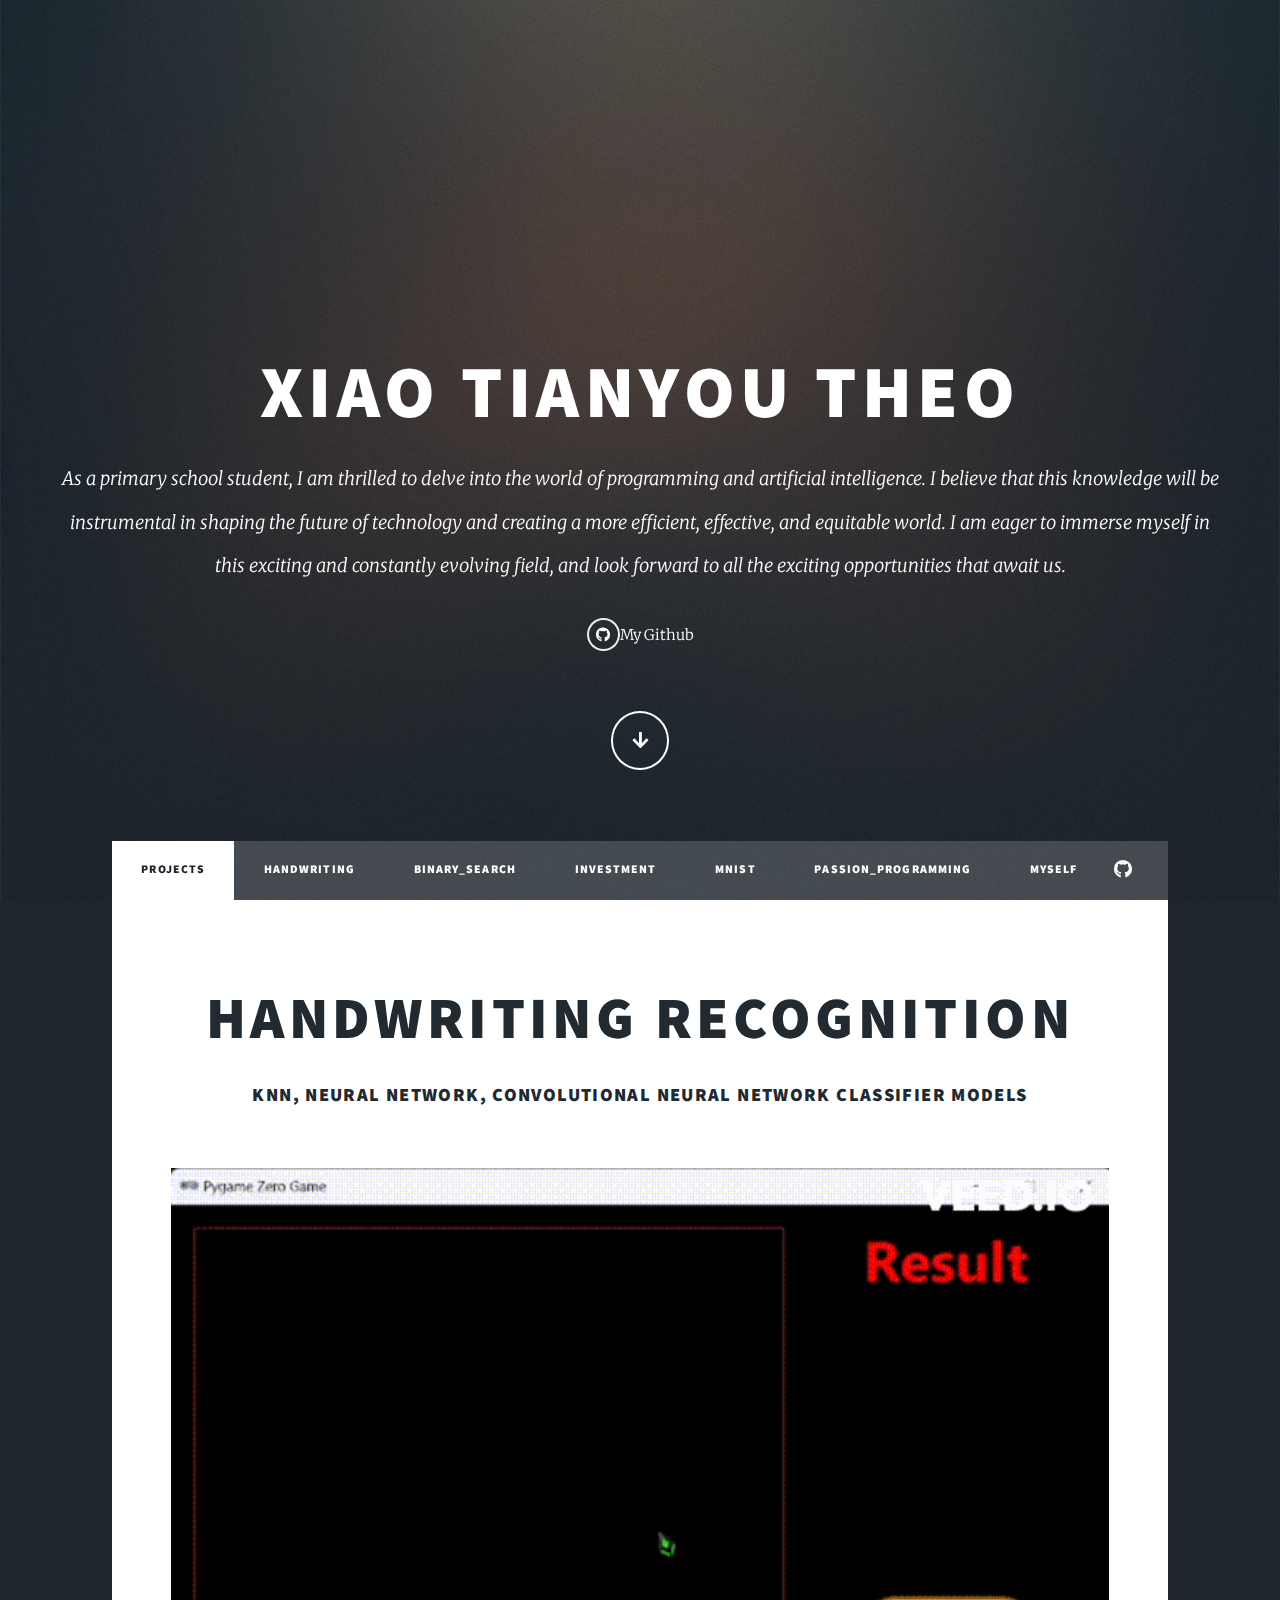
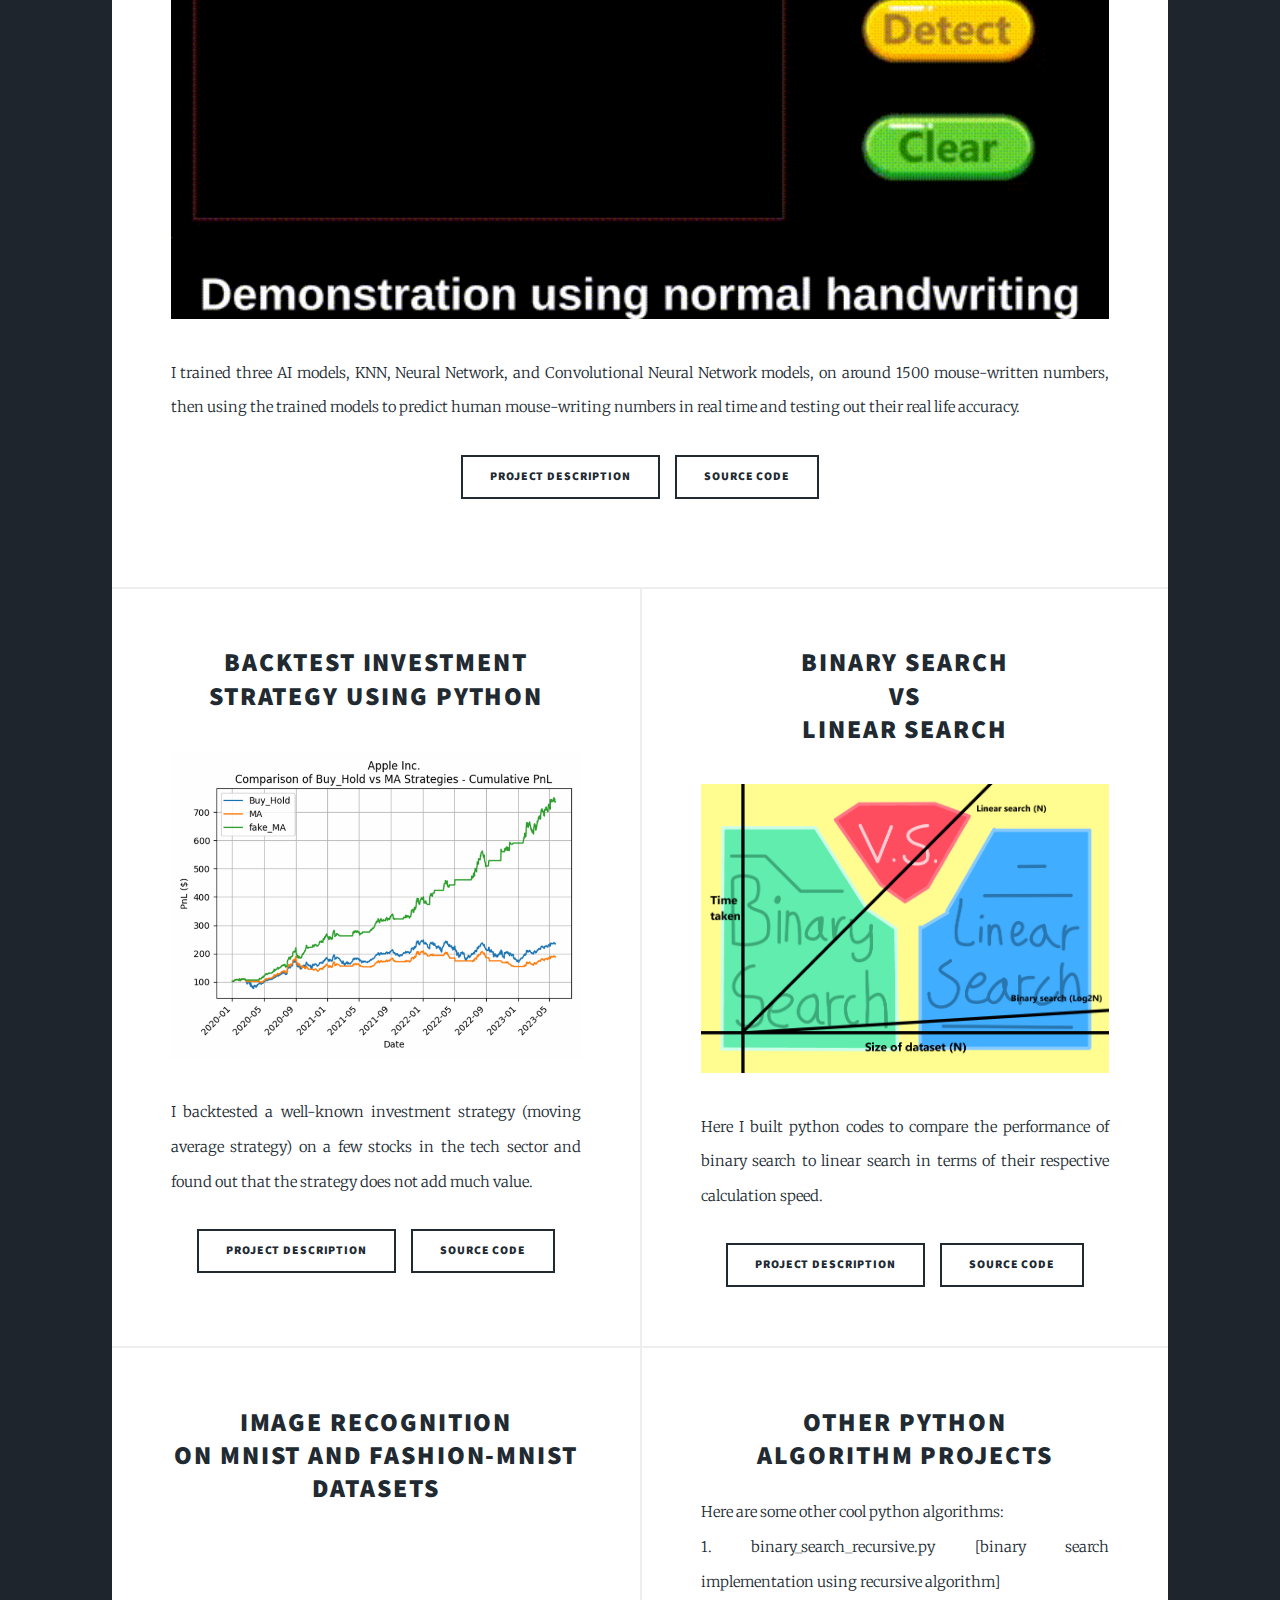
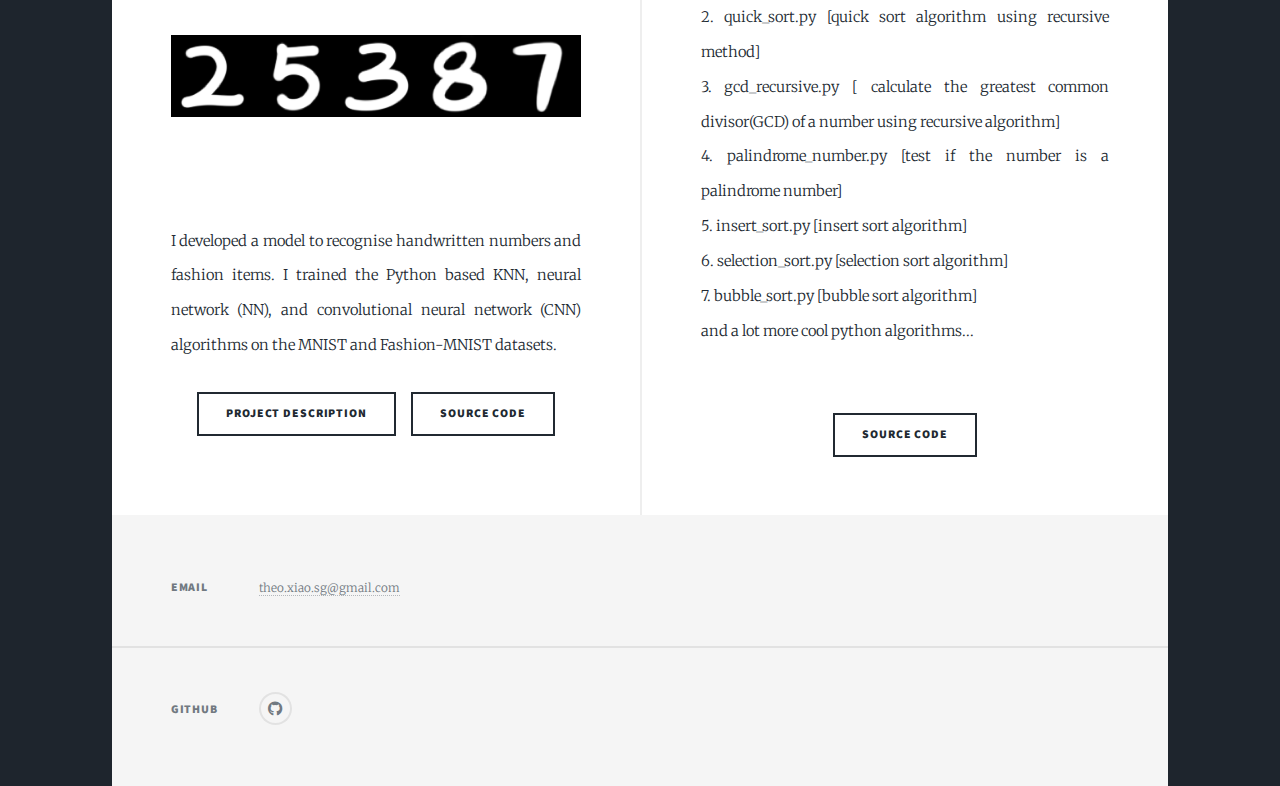
<file: index.html>
<!DOCTYPE HTML>
<!--
	
-->
<html>
	<head>
		<title>Xiao Tianyou Theo's portfolifo </title>
		<meta charset="utf-8" />
		<meta name="viewport" content="width=device-width, initial-scale=1, user-scalable=no" />
		<link rel="stylesheet" href="assets/css/main.css" />
		<noscript><link rel="stylesheet" href="assets/css/noscript.css" /></noscript>
	</head>
	<body class="is-preload">

		<!-- Wrapper -->
			<div id="wrapper" class="fade-in">

				<!-- Intro -->
					<div id="intro">
						<h1>Xiao Tianyou Theo</h1>
						<p>As a primary school student, I am thrilled to delve into the world of programming and artificial intelligence. 
							I believe that this knowledge will be instrumental in shaping the future of technology and creating a more efficient, effective, and equitable world. 
							I am eager to immerse myself in this exciting and constantly evolving field, and look forward to all the exciting opportunities that await us.<br /></p>
						<header class = "major">
							<ul class="icons alt">
								<li><a href="https://github.com/theo-xiao-sg" class="icon brands fa-github" target="_blank">My Github</a></li></ul>
						</header>
						<ul class="actions">
							<li><a href="#header" class="button icon solid solo fa-arrow-down scrolly">Continue</a></li>
						</ul>
					</div>

				<!-- Header -->
					<header id="header">
						<a href="index.html" class="logo">Theo</a>
					</header>

				<!-- Nav -->
					<nav id="nav">
						<ul class="links">
							<li class="active"><a href="index.html">Projects</a></li>
							<li><a href="handwriting_recognition.html">Handwriting</a></li>
							<li><a href="binary_search.html">Binary_Search</a></li>
							<li><a href="investment.html">Investment</a></li>
							<li><a href="mnist.html">MNIST</a></li>
							<li><a href="passion_computing.html">Passion_Programming</a></li>
							<li><a href="myself.html">Myself</a></li>
						</ul>
						<ul class="icons">							
							<li><a href="https://github.com/theo-xiao-sg" class="icon brands fa-github" target="_blank"><span class="label">GitHub</span></a></li>
						</ul>
					</nav>

				<!-- Main -->
					<div id="main">
						<article class="post featured">
								<header class="major">

									<h2><a href="handwriting_recognition.html">Handwriting Recognition</a></h2>
									<h3>KNN, Neural Network, Convolutional Neural Network classifier models</h3>
								</header>
								<a href="handwriting_recognition.html" class="image fit"><img src="images/handwriting_recog_demo.gif" alt="" /></a>
								<p>I trained three AI models, KNN, Neural Network, and Convolutional Neural Network models, on around 1500 mouse-written numbers, then using the trained models
									to predict human mouse-writing numbers in real time and testing out their real life accuracy.</p>
								<ul class="actions special">
									<li><a href="handwriting_recognition.html" class="button">Project Description</a></li><li><a href="https://github.com/theo-xiao-sg/handwriting_recognition" target="_blank" class="button">Source code</a></li>
								</ul>
							</article>
						<!-- Posts -->
							<section class="posts">
								<article>
									<header>

										<h2><a href="investment.html">Backtest Investment<br />
											Strategy Using Python</a></h2>
									</header>
									<a href="investment.html" class="image fit"><img src="images/invest_graph.gif" alt="" /></a>
									<p>I backtested a well-known investment strategy (moving average strategy) on a few stocks in the tech sector and found out that the strategy does not add much value.</p>
									<ul class="actions special">
										<li><a href="investment.html" class="button">Project Description</a></li><li><a href="https://github.com/theo-xiao-sg/investment_python" target="_blank" class="button">Source code</a></li>
									</ul>
								</article>
								<article>
									<header>

										<h2><a href="binary_search.html">Binary Search<br />
											vs<br /> Linear Search</a></h2>
									</header>
									<a href="binary_search.html" class="image fit"><img src="images/b_v_l.png" alt="" /></a>
									<p>Here I built python codes to compare the performance of binary search to linear search in terms of their respective calculation speed.</p>
									<ul class="actions special">
										<li><a href="binary_search.html" class="button">Project Description</a></li><li><a href="https://github.com/theo-xiao-sg/algorithms_python" target="_blank" class="button">Source code</a></li>
									</ul>
								</article>
								<article>
									<header>

										<h2><a href="mnist.html">Image Recognition<br />
										On MNIST and Fashion-MNIST datasets</a></h2>
									</header>
									<br><br>
									<a href="mnist.html" class="image fit"><img src="images/mnist_test.gif" alt="" /></a>
									<br><br>
									<p>I developed a model to recognise handwritten numbers and fashion items. I trained the Python based KNN, neural network (NN), and convolutional neural network (CNN) algorithms on the MNIST and Fashion-MNIST datasets.</p>
									<ul class="actions special">
										<li><a href="mnist.html" class="button">Project Description</a></li><li><a href="https://github.com/theo-xiao-sg/mnist_recognition" target="_blank" class="button">Source code</a></li>
									</ul>
								</article>
								<article>
									<header>

										<h2><a href="https://github.com/theo-xiao-sg/algorithms_python">Other Python<br />
										Algorithm Projects</a><br />
										</h2>
									</header>
									<p>Here are some other cool python algorithms:<br />
									1. binary_search_recursive.py [binary search implementation using recursive algorithm] <br />
									2. quick_sort.py [quick sort algorithm using recursive method] <br />
									3. gcd_recursive.py [ calculate the greatest common divisor(GCD) of a number using recursive algorithm] <br />
									4. palindrome_number.py [test if the number is a palindrome number]	<br />
									5. insert_sort.py 		[insert sort algorithm] <br />
									6. selection_sort.py 		[selection sort algorithm] <br />
									7. bubble_sort.py 		[bubble sort algorithm] <br />
										and a lot more cool python algorithms... <br /><br /></p>
									<ul class="actions special">
										<li><a href="https://github.com/theo-xiao-sg/algorithms_python" target="_blank" class="button">Source code</a></li>
									</ul>
								</article>
							</section>
					</div>

				<!-- Footer -->
					<footer id="footer">						
						<section class="split contact">
							<section>
								<h3>Email</h3>
								<p><a href="#">theo.xiao.sg@gmail.com</a></p>
							</section>
							<section>
								<h3>GitHub</h3>
								<ul class="icons alt">
									<li><a href="https://github.com/theo-xiao-sg"  target="_blank" class="icon brands alt fa-github"><span class="label">GitHub</span></a></li>
								</ul>
							</section>
						</section>
					</footer>

				

			</div>

		<!-- Scripts -->
			<script src="assets/js/jquery.min.js"></script>
			<script src="assets/js/jquery.scrollex.min.js"></script>
			<script src="assets/js/jquery.scrolly.min.js"></script>
			<script src="assets/js/browser.min.js"></script>
			<script src="assets/js/breakpoints.min.js"></script>
			<script src="assets/js/util.js"></script>
			<script src="assets/js/main.js"></script>

	</body>
</html>
</file>
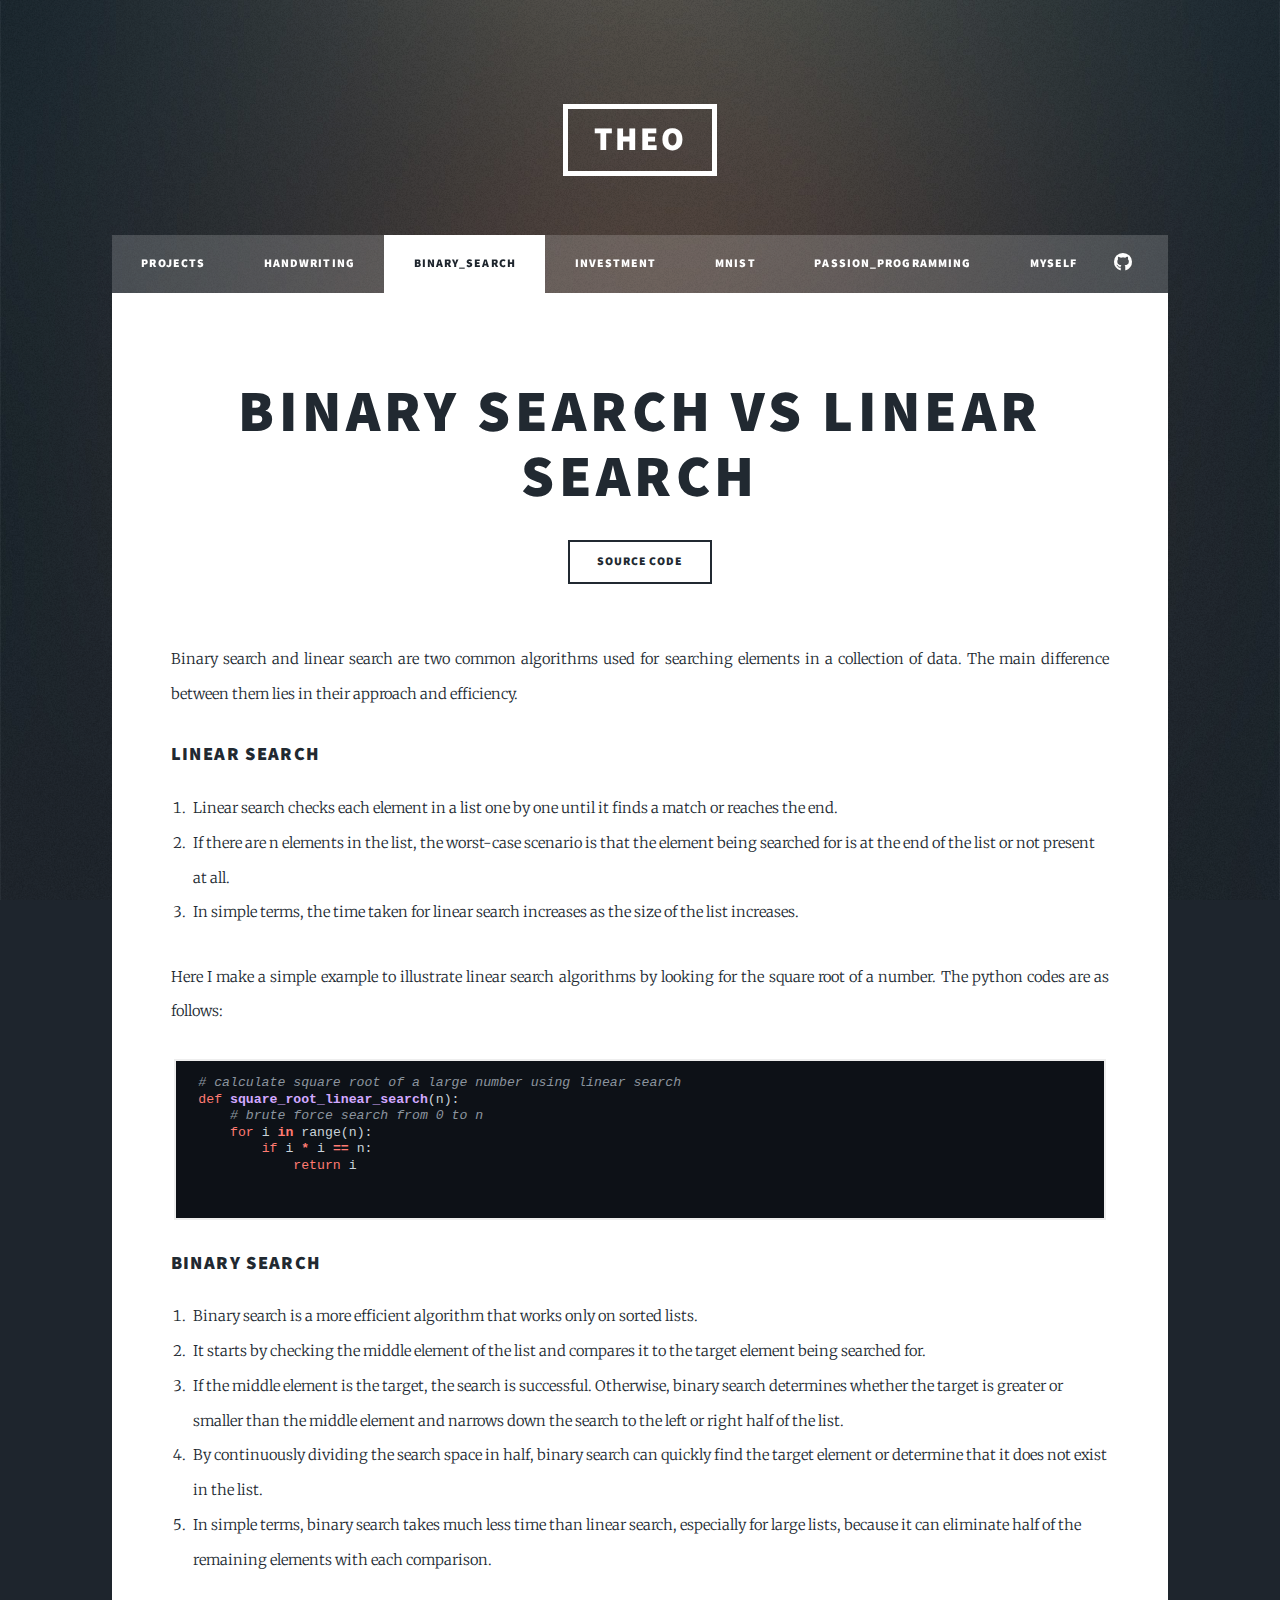
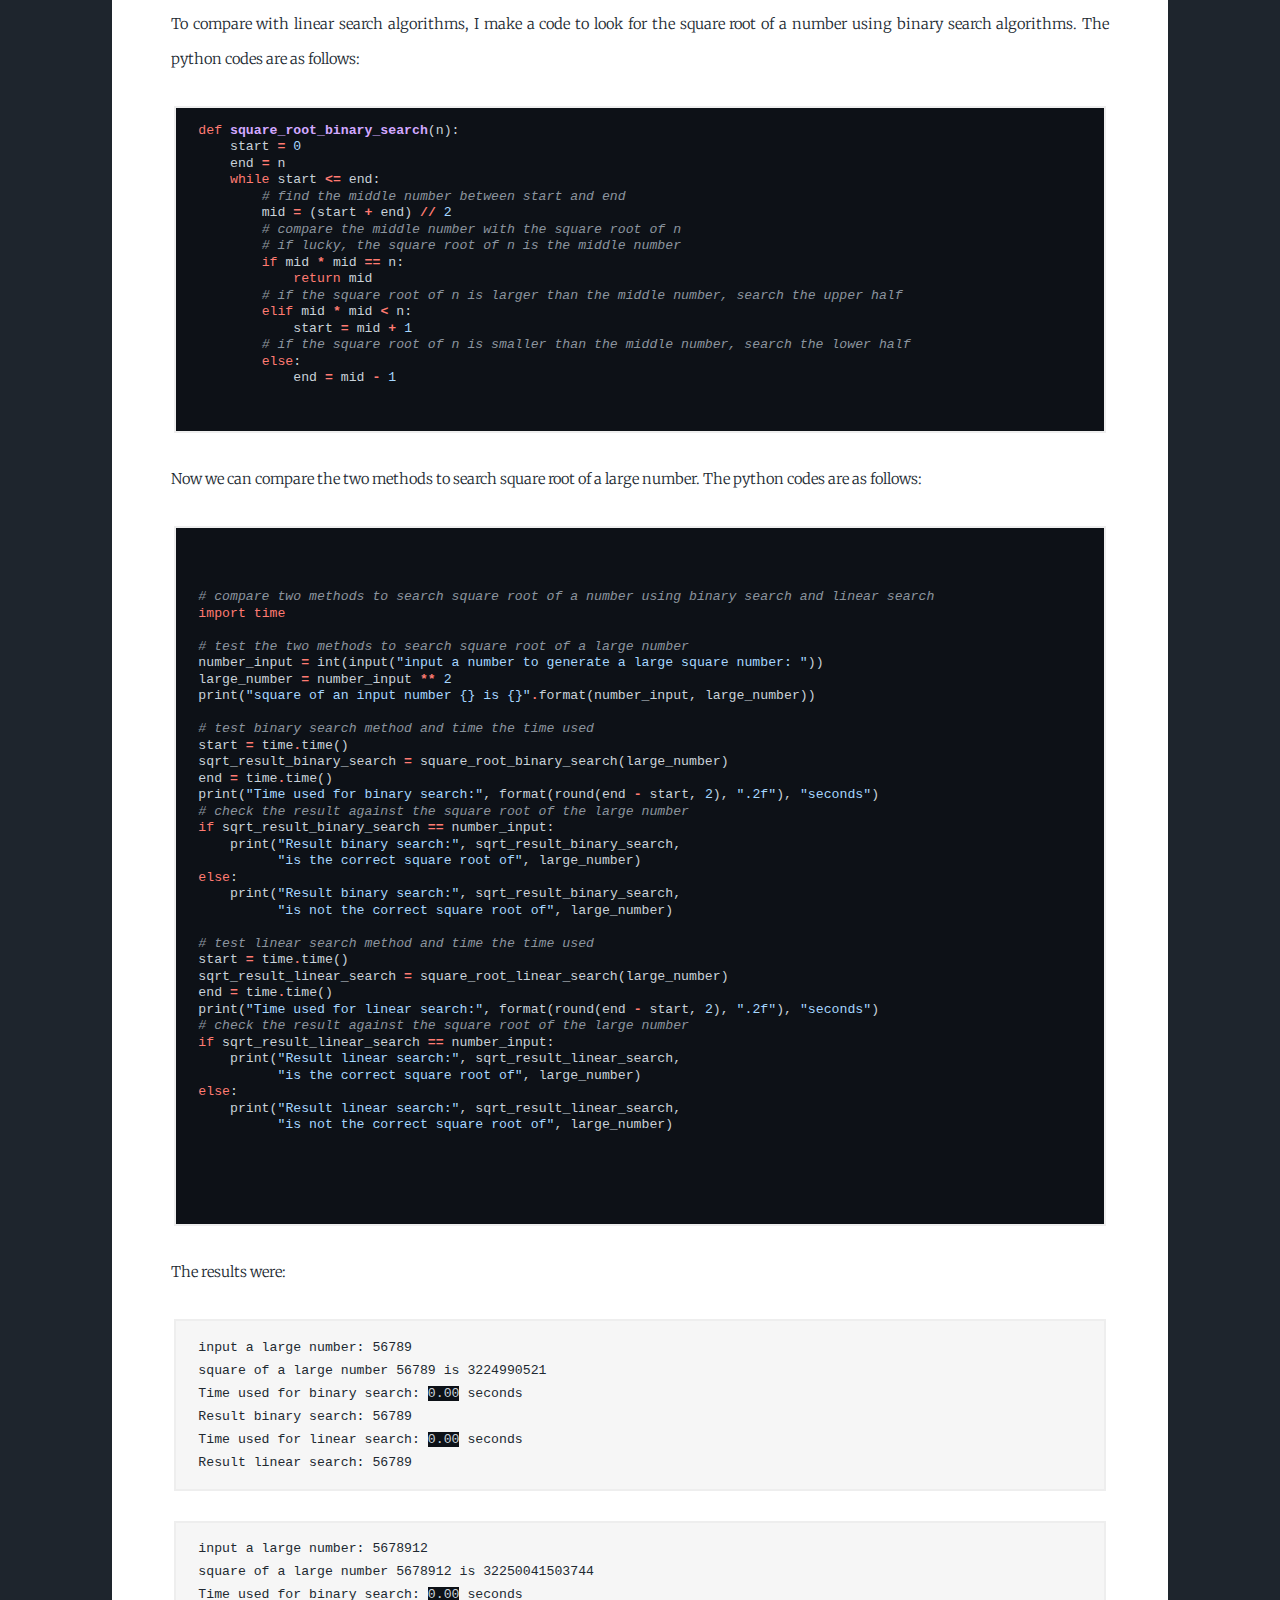
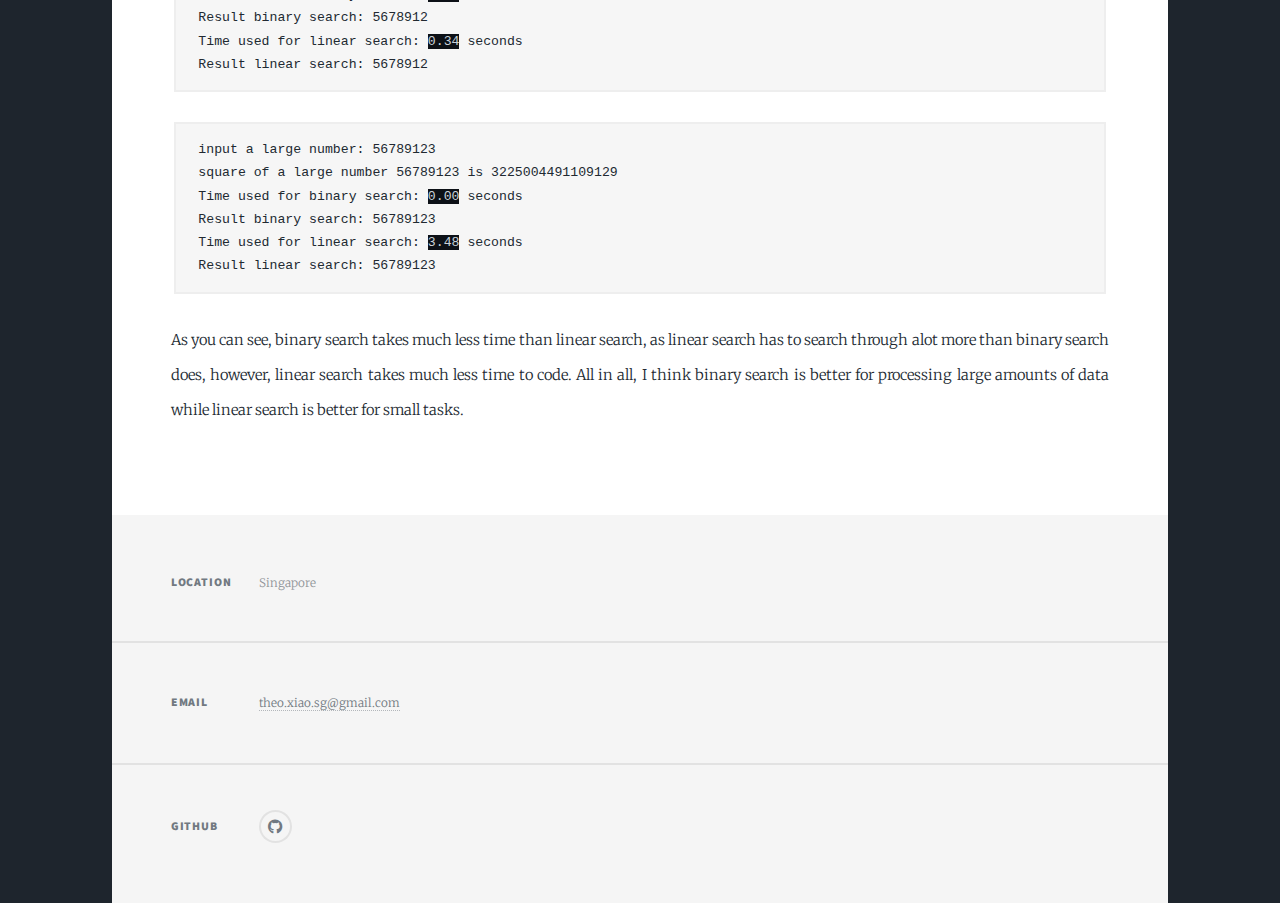
<file: binary_search.html>
<!DOCTYPE HTML>
<!--
-->
<html>
	<head>
		<title>Xiao Tianyou Theo Portfolio</title>
		<meta charset="utf-8" />
		<meta name="viewport" content="width=device-width, initial-scale=1, user-scalable=no" />
		<link rel="stylesheet" href="assets/css/main.css" />
		<noscript><link rel="stylesheet" href="assets/css/noscript.css" /></noscript>
	</head>
	<body class="is-preload">

		<!-- Wrapper -->
			<div id="wrapper">

				<!-- Header -->
					<header id="header">
						<a href="index.html" class="logo">Theo</a>
					</header>

				<!-- Nav -->
					<nav id="nav">
						<ul class="links">
							<li><a href="index.html">Projects</a></li>
							<li><a href="handwriting_recognition.html">Handwriting</a></li>
							<li class="active"><a href="binary_search.html">Binary_Search</a></li>
							<li><a href="investment.html">Investment</a></li>
							<li><a href="mnist.html">MNIST</a></li>
							<li><a href="passion_computing.html">Passion_Programming</a></li>
							<li><a href="myself.html">Myself</a></li>
						</ul>
						<ul class="icons">
							<li><a href="https://github.com/theo-xiao-sg" class="icon brands fa-github" target="_blank"><span class="label">GitHub</span></a></li>
						</ul>
					</nav>

				<!-- Main -->
					<div id="main">

						<!-- Post -->
							<section class="post">
								<header class="major">

									<h1>Binary search vs linear search</h1>
									<a href="https://github.com/theo-xiao-sg/algorithms_python" target="_blank" class="button">Source code</a>
								</header>

								<p>Binary search and linear search are two common algorithms used for searching elements in a collection of data. The main difference between them lies in their approach and efficiency.</p>
								<!-- Lists -->
								<h3>Linear Search</h3>
											<ol>
												<li>Linear search checks each element in a list one by one until it finds a match or reaches the end.</li>
												<li>If there are n elements in the list, the worst-case scenario is that the element being searched for is at the end of the list or not present at all.</li>
												<li>In simple terms, the time taken for linear search increases as the size of the list increases.</li>
											</ol>
								<p>Here I make a simple example to illustrate linear search algorithms by looking for the square root of a number. The python codes are as follows:</p>
<!-- Preformatted Code -->
<link rel="stylesheet" href="styles.css"><pre><code class="highlight"><div class="highlight"><pre><span></span><span class="c1"># calculate square root of a large number using linear search</span>
<span class="k">def</span> <span class="nf">square_root_linear_search</span><span class="p">(</span><span class="n">n</span><span class="p">):</span>
    <span class="c1"># brute force search from 0 to n</span>
    <span class="k">for</span> <span class="n">i</span> <span class="ow">in</span> <span class="nb">range</span><span class="p">(</span><span class="n">n</span><span class="p">):</span>
        <span class="k">if</span> <span class="n">i</span> <span class="o">*</span> <span class="n">i</span> <span class="o">==</span> <span class="n">n</span><span class="p">:</span>
            <span class="k">return</span> <span class="n">i</span></pre></div></code></pre>
								<!-- Lists -->
								<h3>Binary Search</h3>
								<ol>
									<li>Binary search is a more efficient algorithm that works only on sorted lists.</li>
									<li>It starts by checking the middle element of the list and compares it to the target element being searched for.</li>
									<li>If the middle element is the target, the search is successful. Otherwise, binary search determines whether the target is greater or smaller than the middle element and narrows down the search to the left or right half of the list.</li>
									<li>By continuously dividing the search space in half, binary search can quickly find the target element or determine that it does not exist in the list.</li>
									<li>In simple terms, binary search takes much less time than linear search, especially for large lists, because it can eliminate half of the remaining elements with each comparison.</li>
								</ol>
								<p>To compare with linear search algorithms, I make a code to look for the square root of a number using binary search algorithms. The python codes are as follows:</p>


<!-- Preformatted Code -->
<link rel="stylesheet" href="styles.css"><pre><code class="highlight"><div class="highlight"><pre><span></span><span class="k">def</span> <span class="nf">square_root_binary_search</span><span class="p">(</span><span class="n">n</span><span class="p">):</span>
    <span class="n">start</span> <span class="o">=</span> <span class="mi">0</span>
    <span class="n">end</span> <span class="o">=</span> <span class="n">n</span>
    <span class="k">while</span> <span class="n">start</span> <span class="o">&lt;=</span> <span class="n">end</span><span class="p">:</span>
        <span class="c1"># find the middle number between start and end</span>
        <span class="n">mid</span> <span class="o">=</span> <span class="p">(</span><span class="n">start</span> <span class="o">+</span> <span class="n">end</span><span class="p">)</span> <span class="o">//</span> <span class="mi">2</span>
        <span class="c1"># compare the middle number with the square root of n</span>
        <span class="c1"># if lucky, the square root of n is the middle number</span>
        <span class="k">if</span> <span class="n">mid</span> <span class="o">*</span> <span class="n">mid</span> <span class="o">==</span> <span class="n">n</span><span class="p">:</span>
            <span class="k">return</span> <span class="n">mid</span>
        <span class="c1"># if the square root of n is larger than the middle number, search the upper half</span>
        <span class="k">elif</span> <span class="n">mid</span> <span class="o">*</span> <span class="n">mid</span> <span class="o">&lt;</span> <span class="n">n</span><span class="p">:</span>
            <span class="n">start</span> <span class="o">=</span> <span class="n">mid</span> <span class="o">+</span> <span class="mi">1</span>
        <span class="c1"># if the square root of n is smaller than the middle number, search the lower half</span>
        <span class="k">else</span><span class="p">:</span>
            <span class="n">end</span> <span class="o">=</span> <span class="n">mid</span> <span class="o">-</span> <span class="mi">1</span>
</pre></div></code></pre>
								<p>Now we can compare the two methods to search square root of a large number. The python codes are as follows:</p>
<!-- Preformatted Code -->
<link rel="stylesheet" href="styles.css">
<pre><code class="highlight">
    <div class="highlight"><pre><span></span><span class="c1"># compare two methods to search square root of a number using binary search and linear search</span>
<span class="kn">import</span> <span class="nn">time</span>

<span class="c1"># test the two methods to search square root of a large number</span>
<span class="n">number_input</span> <span class="o">=</span> <span class="nb">int</span><span class="p">(</span><span class="nb">input</span><span class="p">(</span><span class="s2">&quot;input a number to generate a large square number: &quot;</span><span class="p">))</span>
<span class="n">large_number</span> <span class="o">=</span> <span class="n">number_input</span> <span class="o">**</span> <span class="mi">2</span>
<span class="nb">print</span><span class="p">(</span><span class="s2">&quot;square of an input number </span><span class="si">{}</span><span class="s2"> is </span><span class="si">{}</span><span class="s2">&quot;</span><span class="o">.</span><span class="n">format</span><span class="p">(</span><span class="n">number_input</span><span class="p">,</span> <span class="n">large_number</span><span class="p">))</span>

<span class="c1"># test binary search method and time the time used</span>
<span class="n">start</span> <span class="o">=</span> <span class="n">time</span><span class="o">.</span><span class="n">time</span><span class="p">()</span>
<span class="n">sqrt_result_binary_search</span> <span class="o">=</span> <span class="n">square_root_binary_search</span><span class="p">(</span><span class="n">large_number</span><span class="p">)</span>
<span class="n">end</span> <span class="o">=</span> <span class="n">time</span><span class="o">.</span><span class="n">time</span><span class="p">()</span>
<span class="nb">print</span><span class="p">(</span><span class="s2">&quot;Time used for binary search:&quot;</span><span class="p">,</span> <span class="nb">format</span><span class="p">(</span><span class="nb">round</span><span class="p">(</span><span class="n">end</span> <span class="o">-</span> <span class="n">start</span><span class="p">,</span> <span class="mi">2</span><span class="p">),</span> <span class="s2">&quot;.2f&quot;</span><span class="p">),</span> <span class="s2">&quot;seconds&quot;</span><span class="p">)</span>
<span class="c1"># check the result against the square root of the large number</span>
<span class="k">if</span> <span class="n">sqrt_result_binary_search</span> <span class="o">==</span> <span class="n">number_input</span><span class="p">:</span>
    <span class="nb">print</span><span class="p">(</span><span class="s2">&quot;Result binary search:&quot;</span><span class="p">,</span> <span class="n">sqrt_result_binary_search</span><span class="p">,</span>
          <span class="s2">&quot;is the correct square root of&quot;</span><span class="p">,</span> <span class="n">large_number</span><span class="p">)</span>
<span class="k">else</span><span class="p">:</span>
    <span class="nb">print</span><span class="p">(</span><span class="s2">&quot;Result binary search:&quot;</span><span class="p">,</span> <span class="n">sqrt_result_binary_search</span><span class="p">,</span>
          <span class="s2">&quot;is not the correct square root of&quot;</span><span class="p">,</span> <span class="n">large_number</span><span class="p">)</span>

<span class="c1"># test linear search method and time the time used</span>
<span class="n">start</span> <span class="o">=</span> <span class="n">time</span><span class="o">.</span><span class="n">time</span><span class="p">()</span>
<span class="n">sqrt_result_linear_search</span> <span class="o">=</span> <span class="n">square_root_linear_search</span><span class="p">(</span><span class="n">large_number</span><span class="p">)</span>
<span class="n">end</span> <span class="o">=</span> <span class="n">time</span><span class="o">.</span><span class="n">time</span><span class="p">()</span>
<span class="nb">print</span><span class="p">(</span><span class="s2">&quot;Time used for linear search:&quot;</span><span class="p">,</span> <span class="nb">format</span><span class="p">(</span><span class="nb">round</span><span class="p">(</span><span class="n">end</span> <span class="o">-</span> <span class="n">start</span><span class="p">,</span> <span class="mi">2</span><span class="p">),</span> <span class="s2">&quot;.2f&quot;</span><span class="p">),</span> <span class="s2">&quot;seconds&quot;</span><span class="p">)</span>
<span class="c1"># check the result against the square root of the large number</span>
<span class="k">if</span> <span class="n">sqrt_result_linear_search</span> <span class="o">==</span> <span class="n">number_input</span><span class="p">:</span>
    <span class="nb">print</span><span class="p">(</span><span class="s2">&quot;Result linear search:&quot;</span><span class="p">,</span> <span class="n">sqrt_result_linear_search</span><span class="p">,</span>
          <span class="s2">&quot;is the correct square root of&quot;</span><span class="p">,</span> <span class="n">large_number</span><span class="p">)</span>
<span class="k">else</span><span class="p">:</span>
    <span class="nb">print</span><span class="p">(</span><span class="s2">&quot;Result linear search:&quot;</span><span class="p">,</span> <span class="n">sqrt_result_linear_search</span><span class="p">,</span>
          <span class="s2">&quot;is not the correct square root of&quot;</span><span class="p">,</span> <span class="n">large_number</span><span class="p">)</span>
</pre></div>

</code></pre>

								<!-- Preformatted Code -->								
								<style>
									pre {
										tab-size: 4;
									}
								</style>
								<p> The results were:</p>
								<pre><code>input a large number: 56789
square of a large number 56789 is 3224990521
Time used for binary search: <span class="highlight">0.00</span> seconds
Result binary search: 56789
Time used for linear search: <span class="highlight">0.00</span> seconds
Result linear search: 56789</code></pre>
								<!-- Preformatted Code -->								
								<style>
									pre {
										tab-size: 4;
									}
								</style>
								<pre><code>input a large number: 5678912
square of a large number 5678912 is 32250041503744
Time used for binary search: <span class="highlight">0.00</span> seconds
Result binary search: 5678912
Time used for linear search: <span class="highlight">0.34</span> seconds
Result linear search: 5678912</code></pre>
								<!-- Preformatted Code -->								
								<style>
									pre {
										tab-size: 4;
									}
								</style>
								<pre><code>input a large number: 56789123
square of a large number 56789123 is 3225004491109129
Time used for binary search: <span class="highlight">0.00</span> seconds
Result binary search: 56789123
Time used for linear search: <span class="highlight">3.48</span> seconds
Result linear search: 56789123</code></pre>

				<p>As you can see, binary search takes much less time than linear search, as linear search has to search through alot more than binary search does, however, linear search takes much less time to code. All in all, I think binary search is better for processing large amounts of data while linear search is better for small tasks.</p>
					</div>
				<!-- Footer -->
					<footer id="footer">
						<section class="split contact">
							<section class="alt">
								<h3>Location</h3>
								<p>Singapore</p>
							</section>					
							<section>
								<h3>Email</h3>
								<p><a href="#">theo.xiao.sg@gmail.com</a></p>
							</section>
							<section>
								<h3>GitHub</h3>
								<ul class="icons alt">
									<li><a href="https://github.com/theo-xiao-sg" class="icon brands alt fa-github"><span class="label">GitHub</span></a></li>
								</ul>
							</section>
						</section>
					</footer>

				

			</div>

		<!-- Scripts -->
			<script src="assets/js/jquery.min.js"></script>
			<script src="assets/js/jquery.scrollex.min.js"></script>
			<script src="assets/js/jquery.scrolly.min.js"></script>
			<script src="assets/js/browser.min.js"></script>
			<script src="assets/js/breakpoints.min.js"></script>
			<script src="assets/js/util.js"></script>
			<script src="assets/js/main.js"></script>

	</body>
</html>
</file>
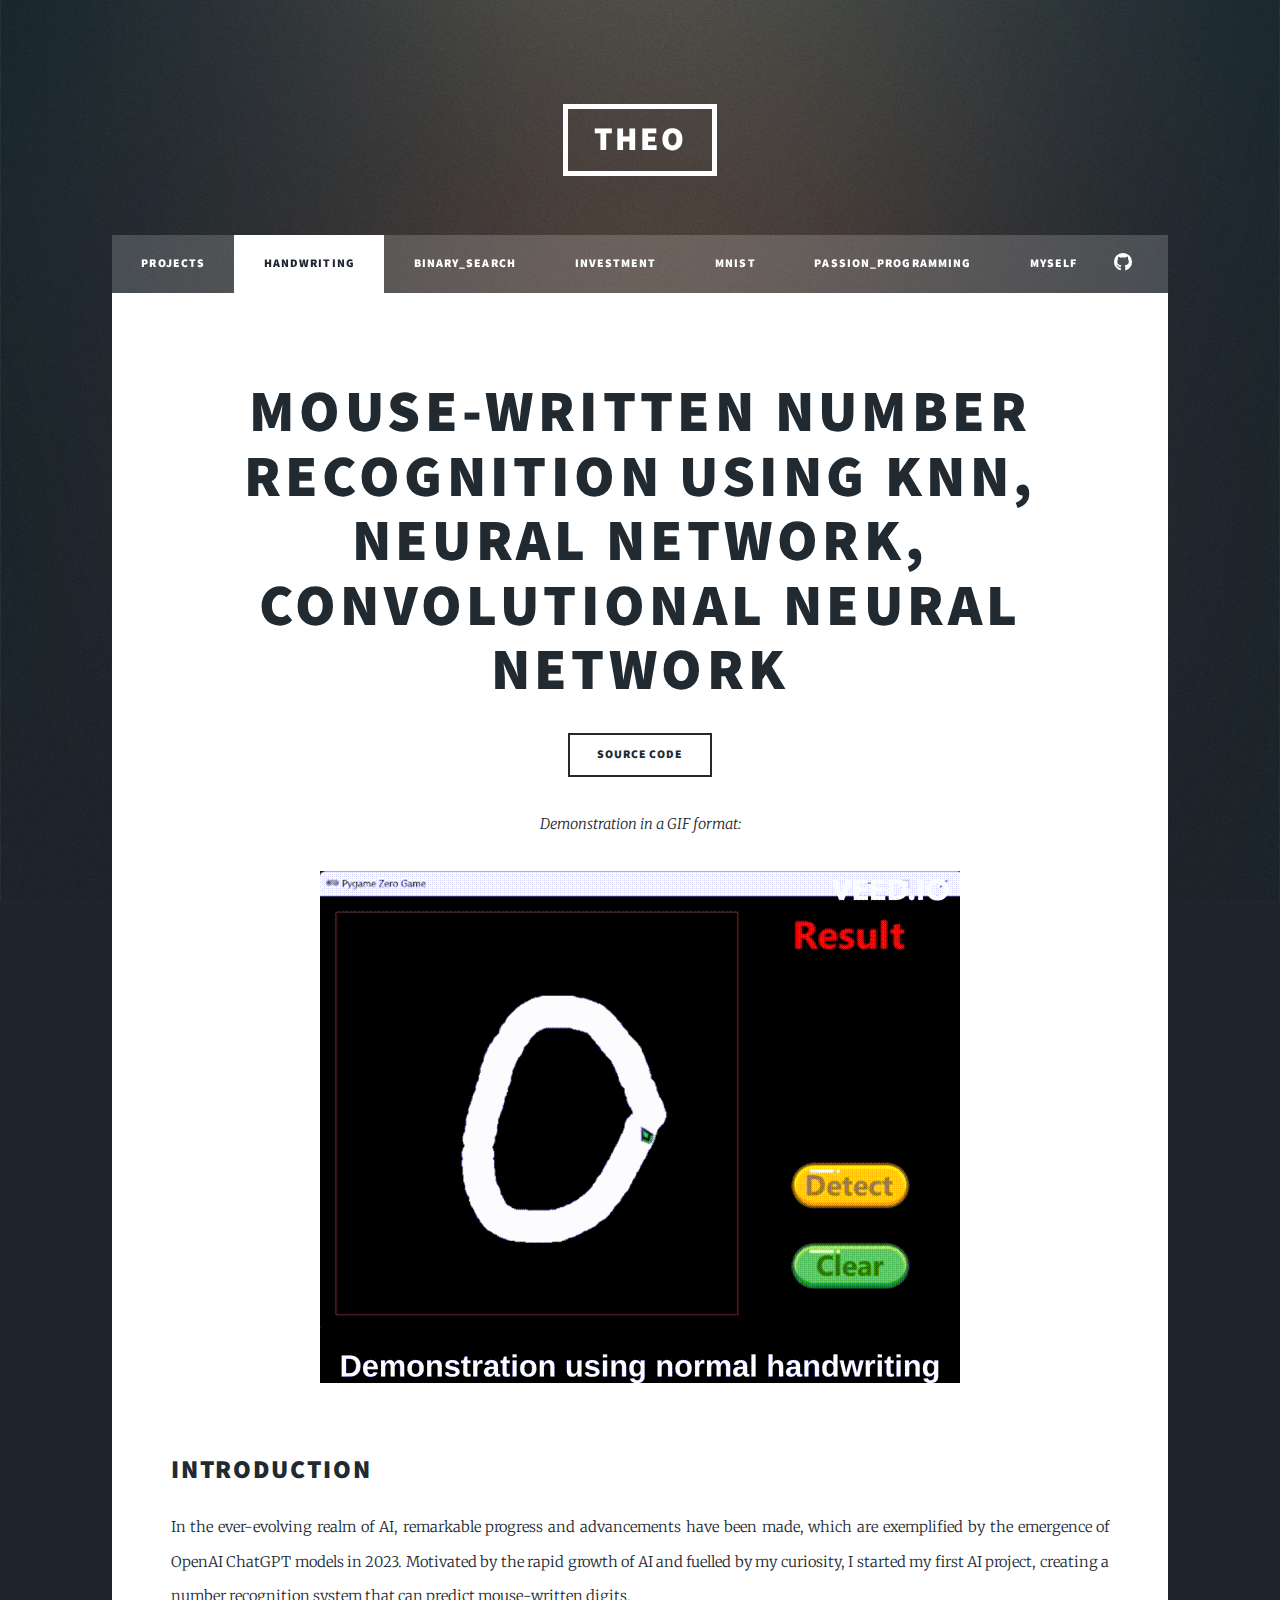
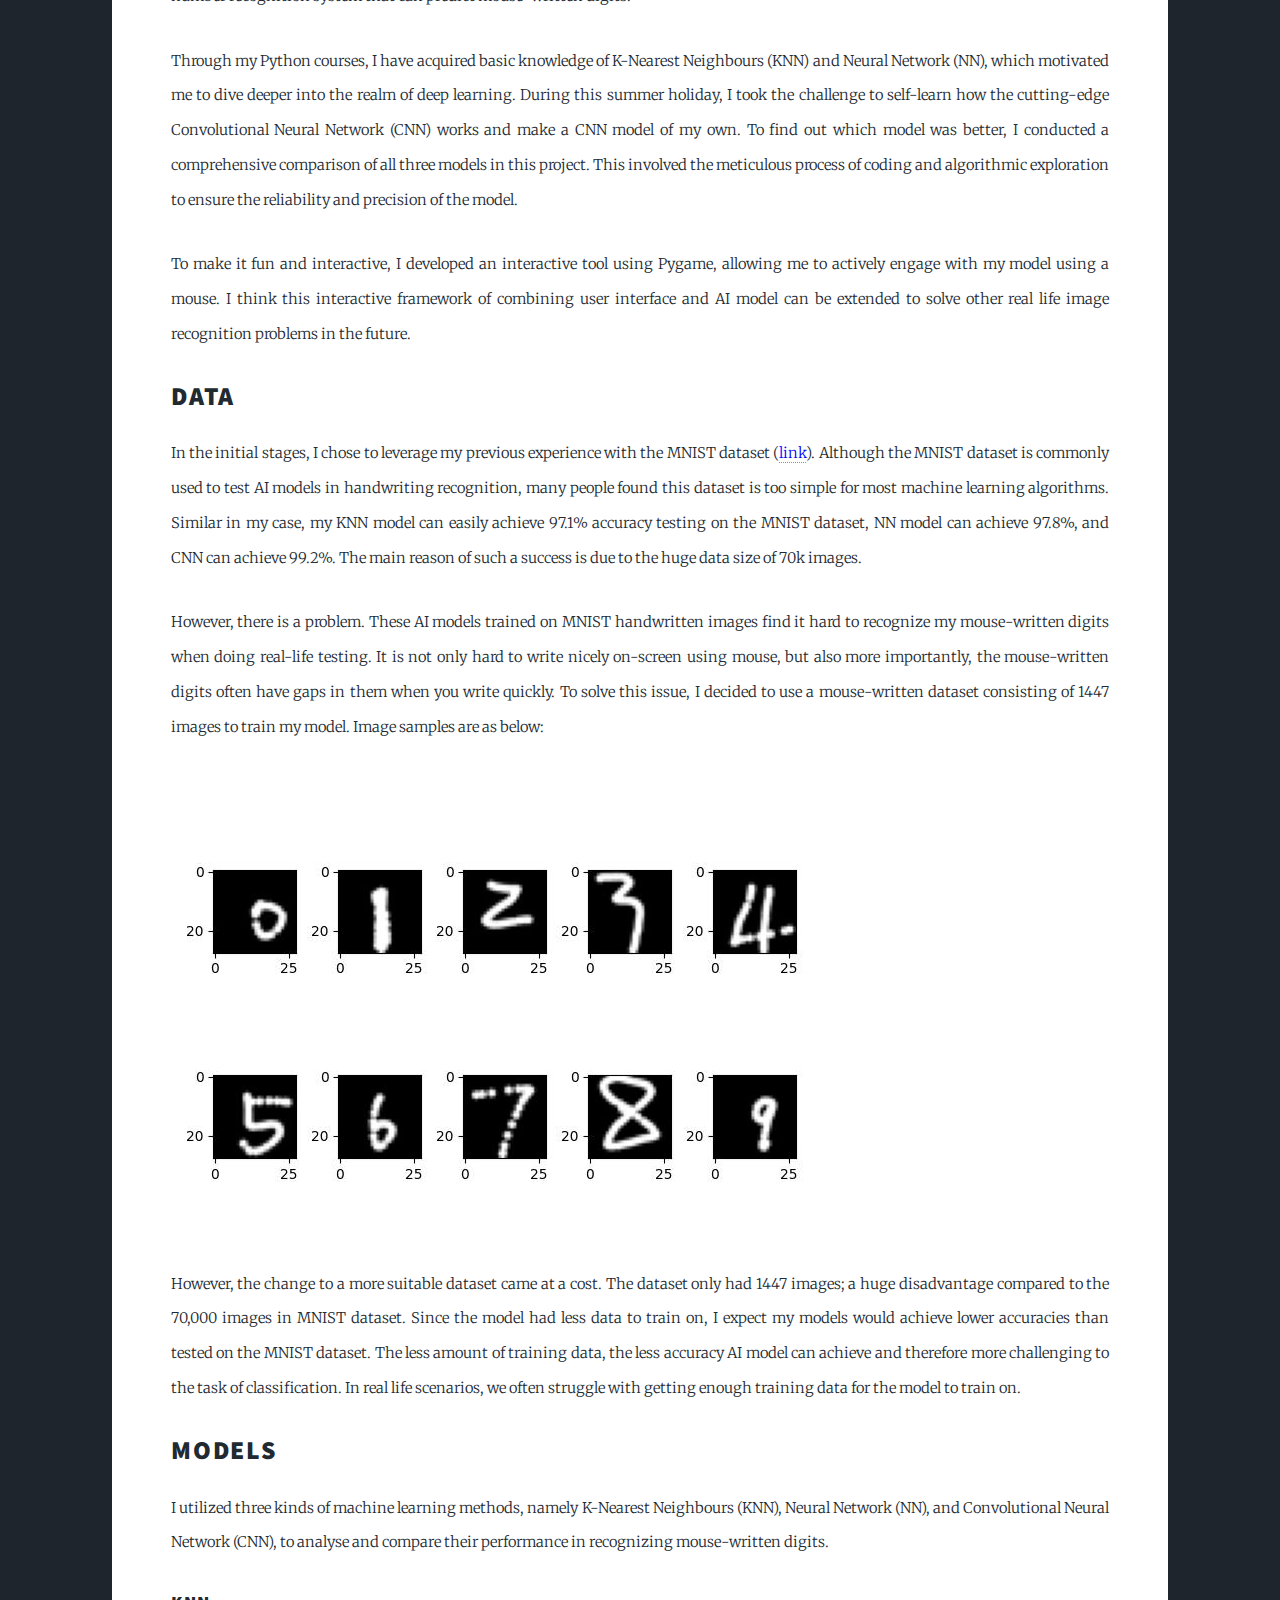
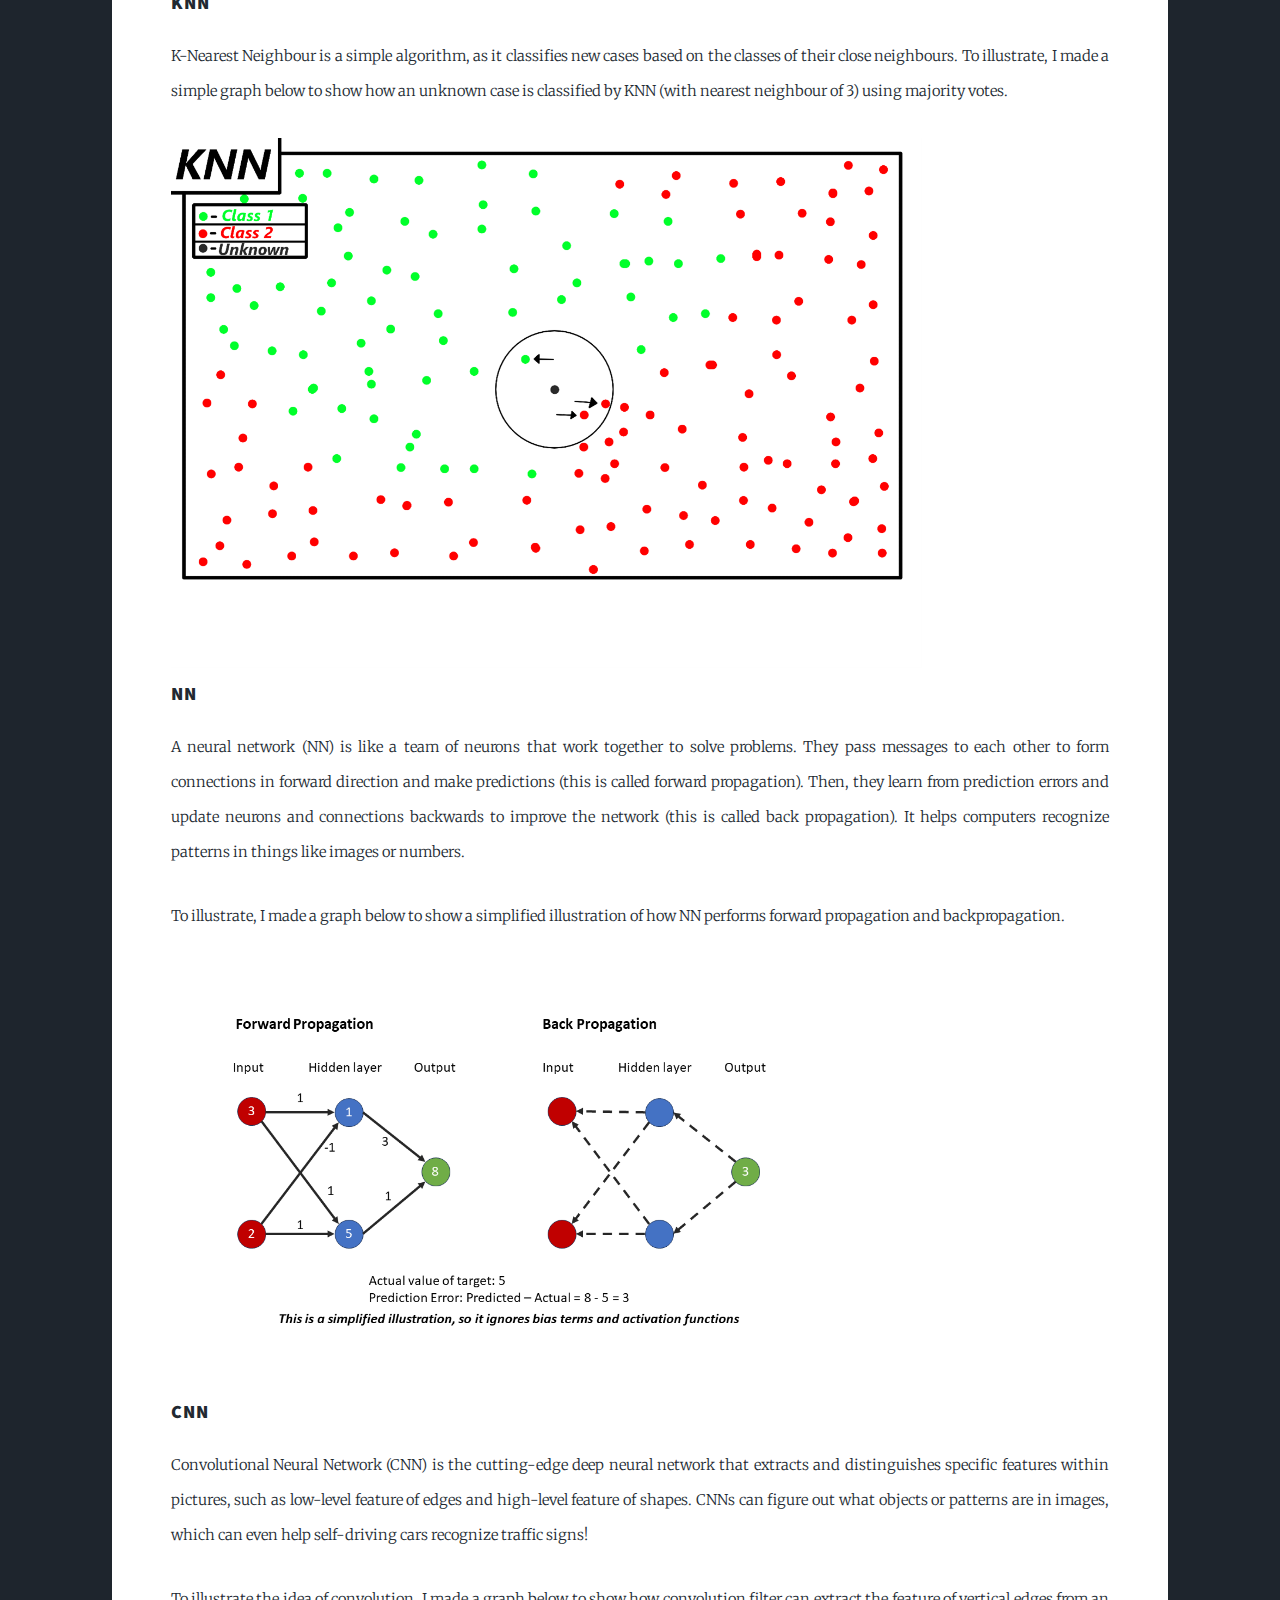
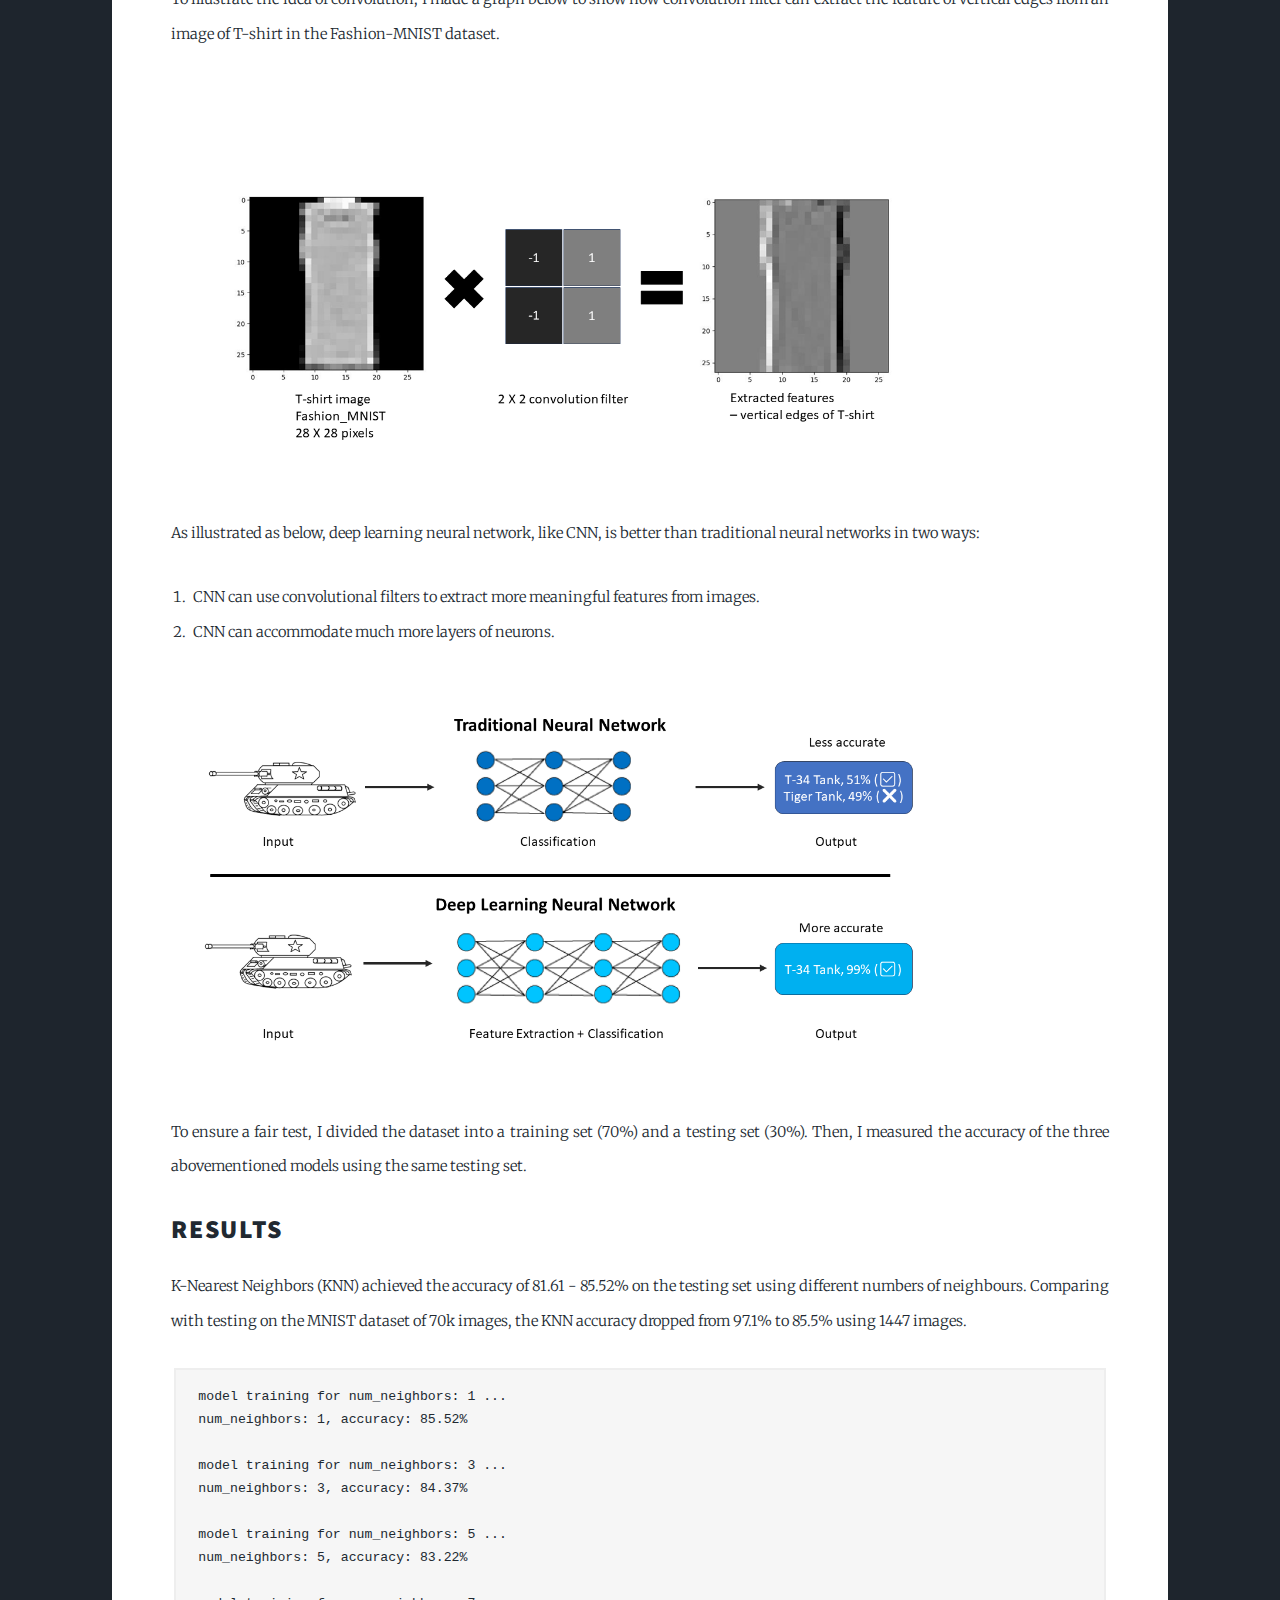
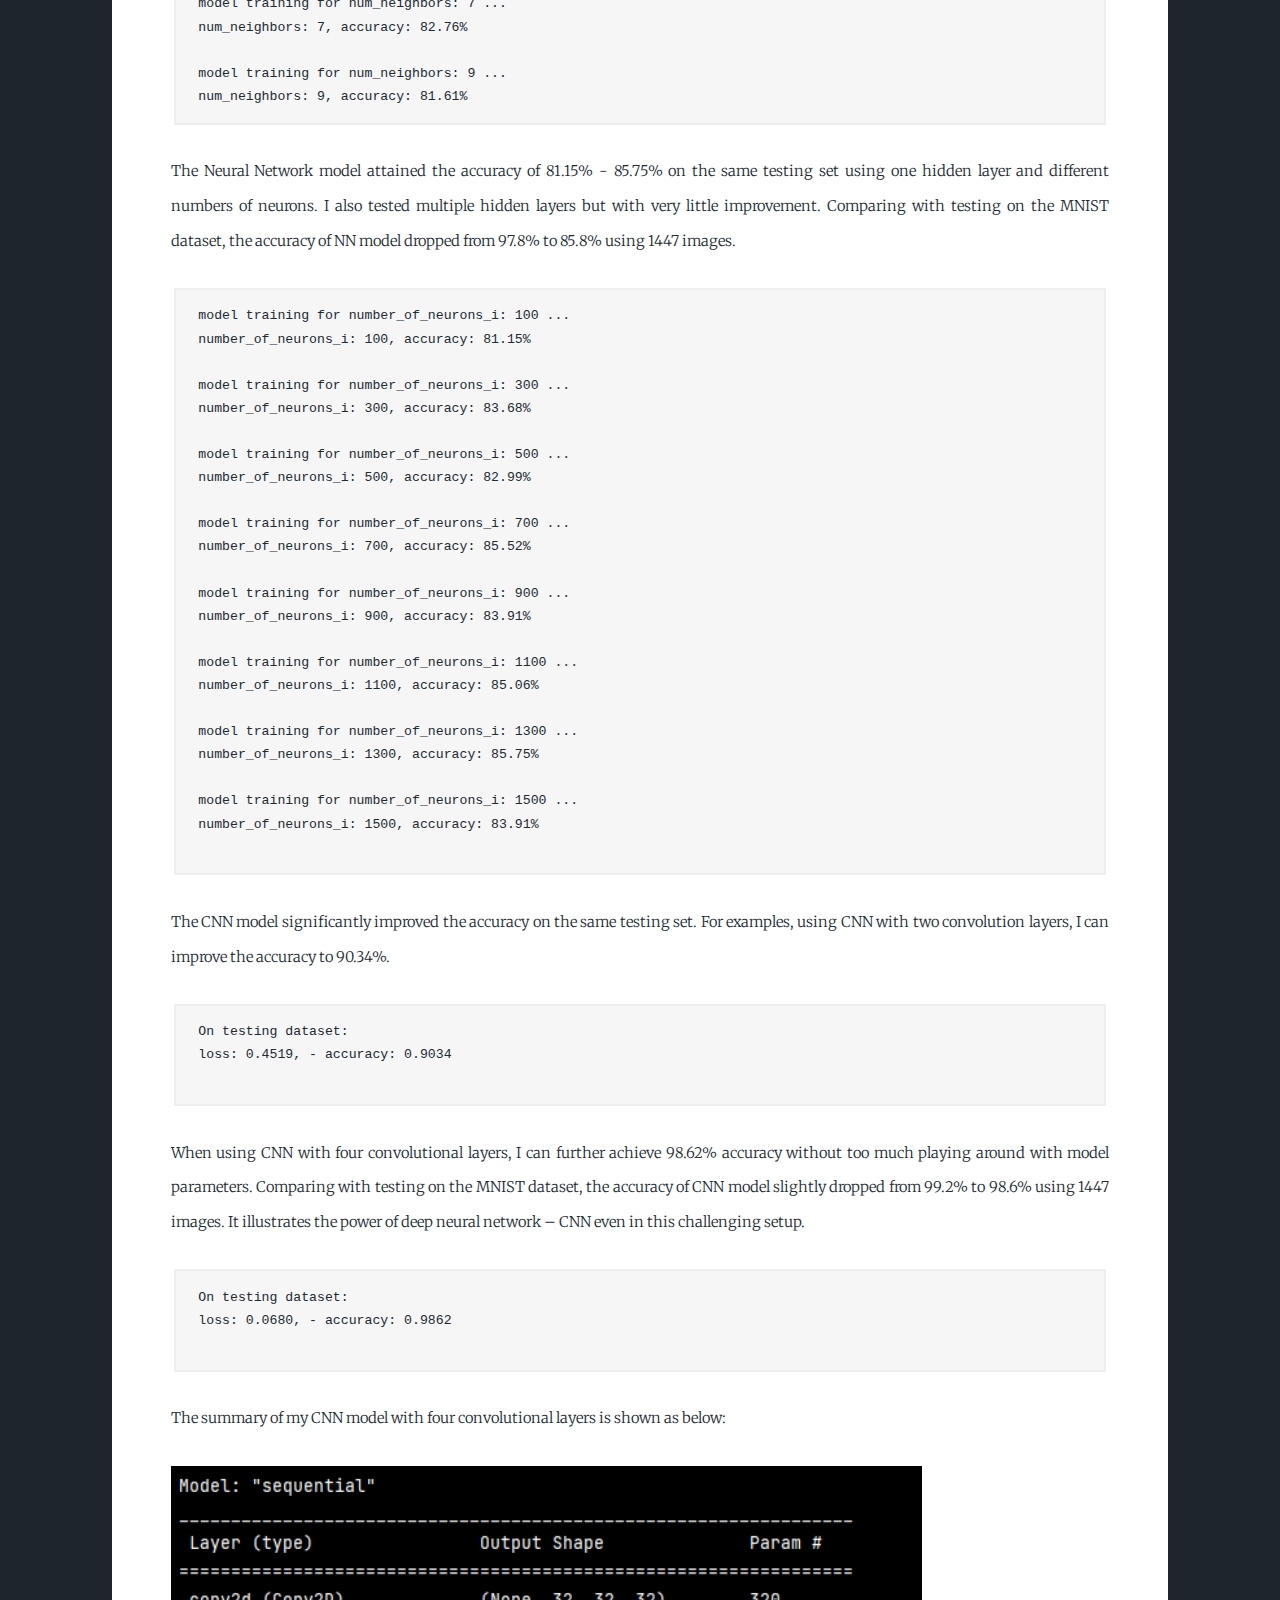
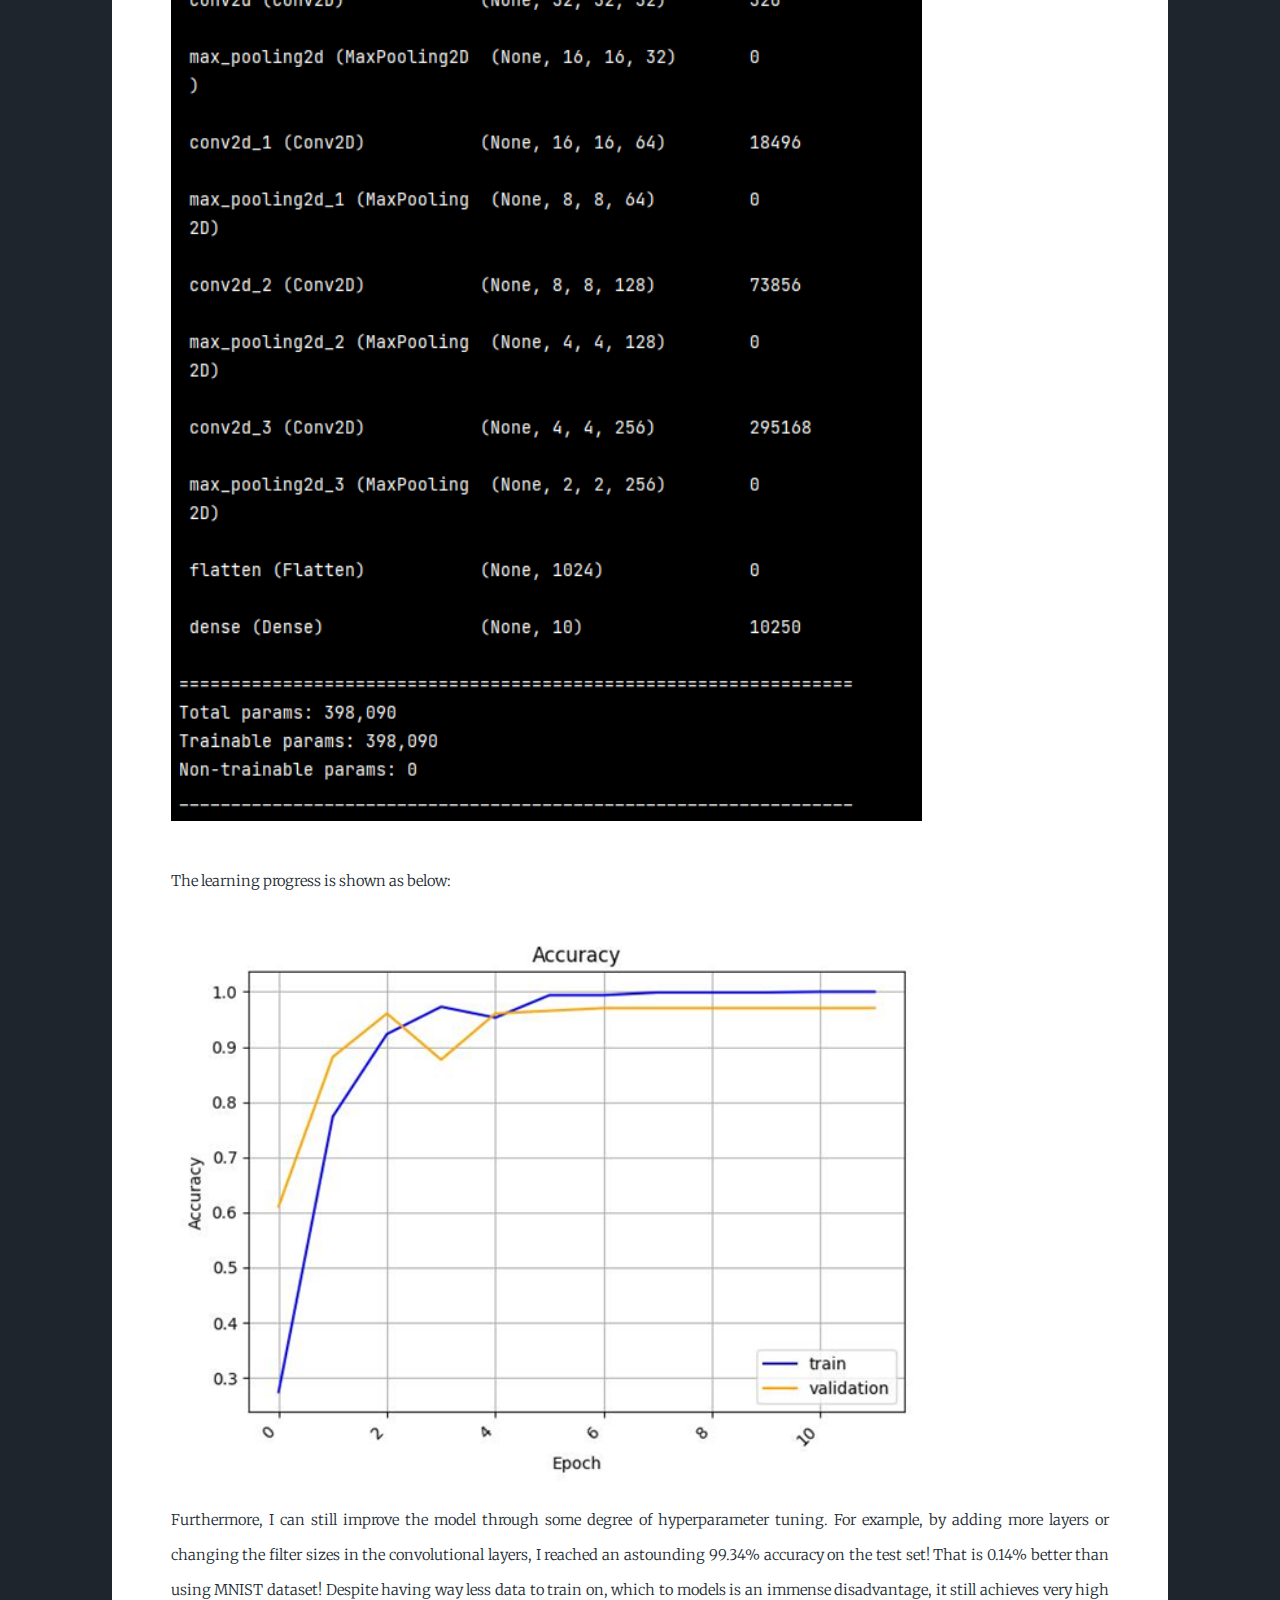
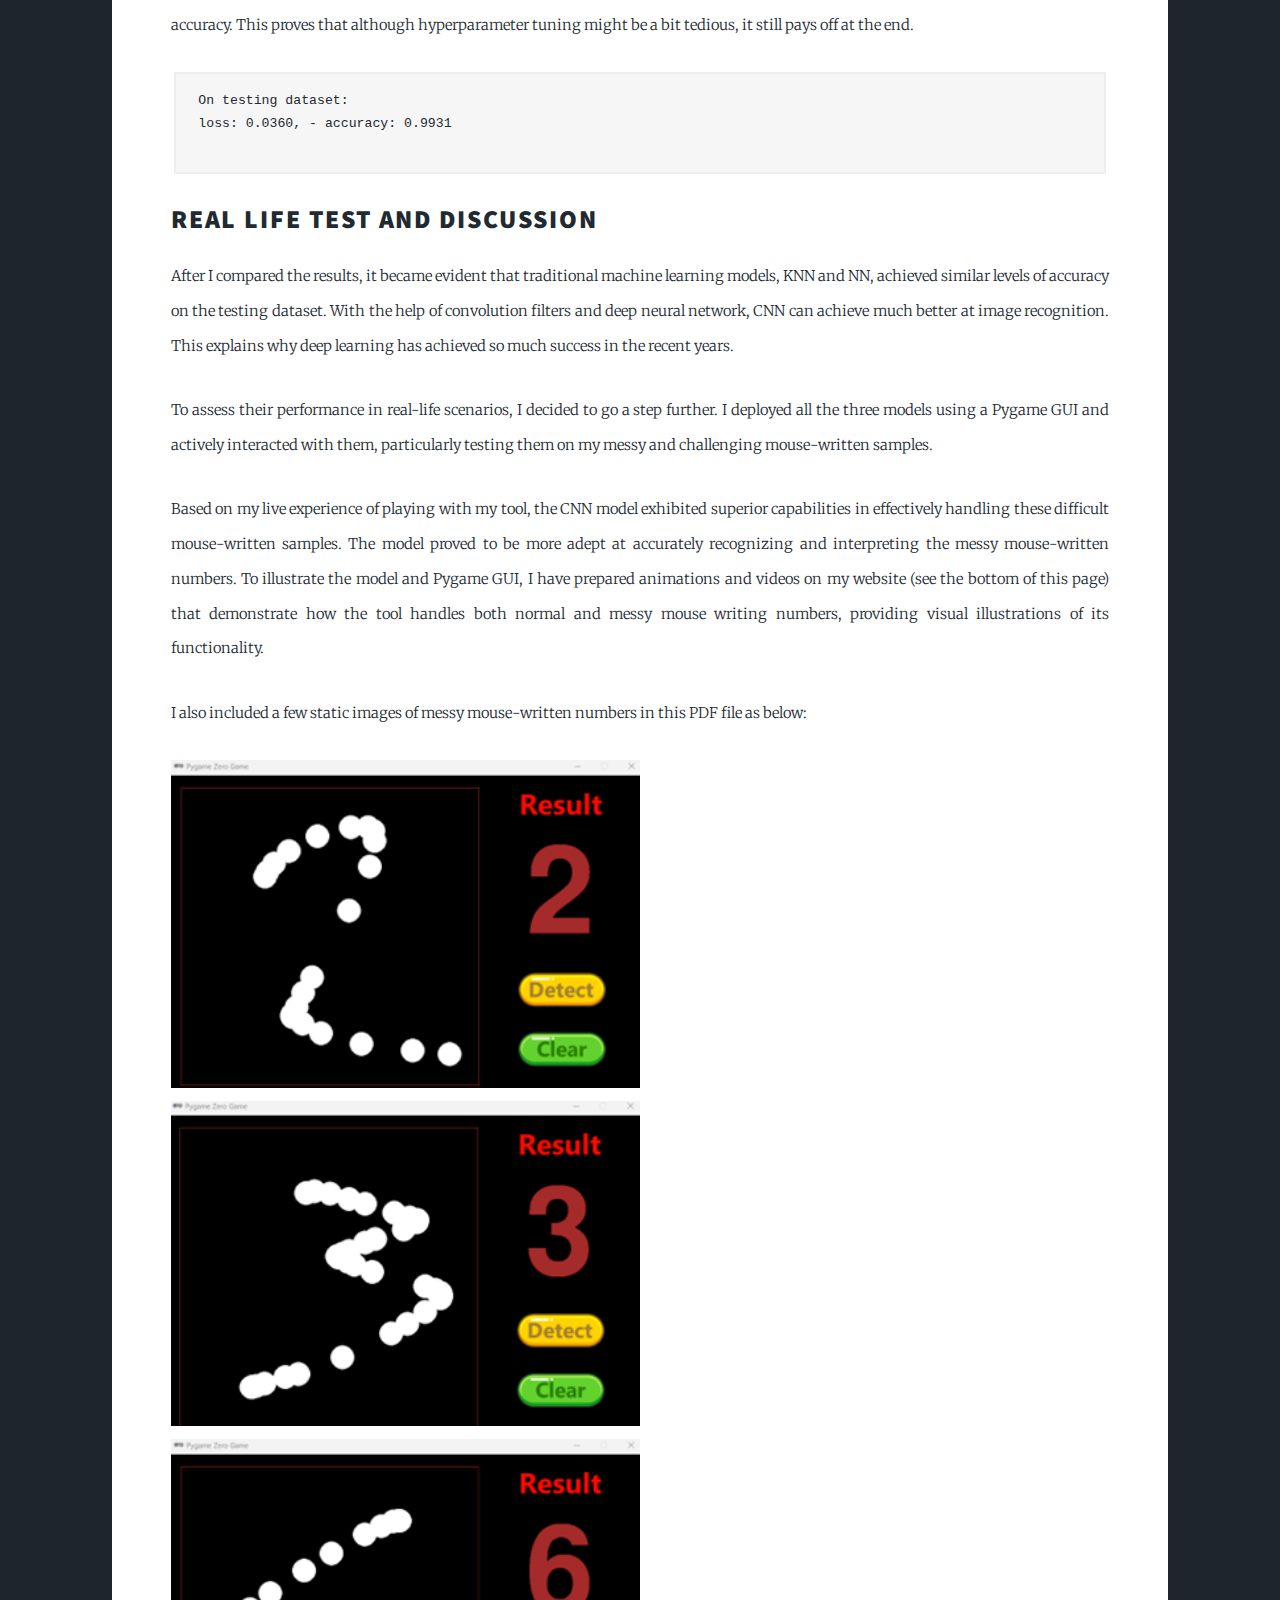
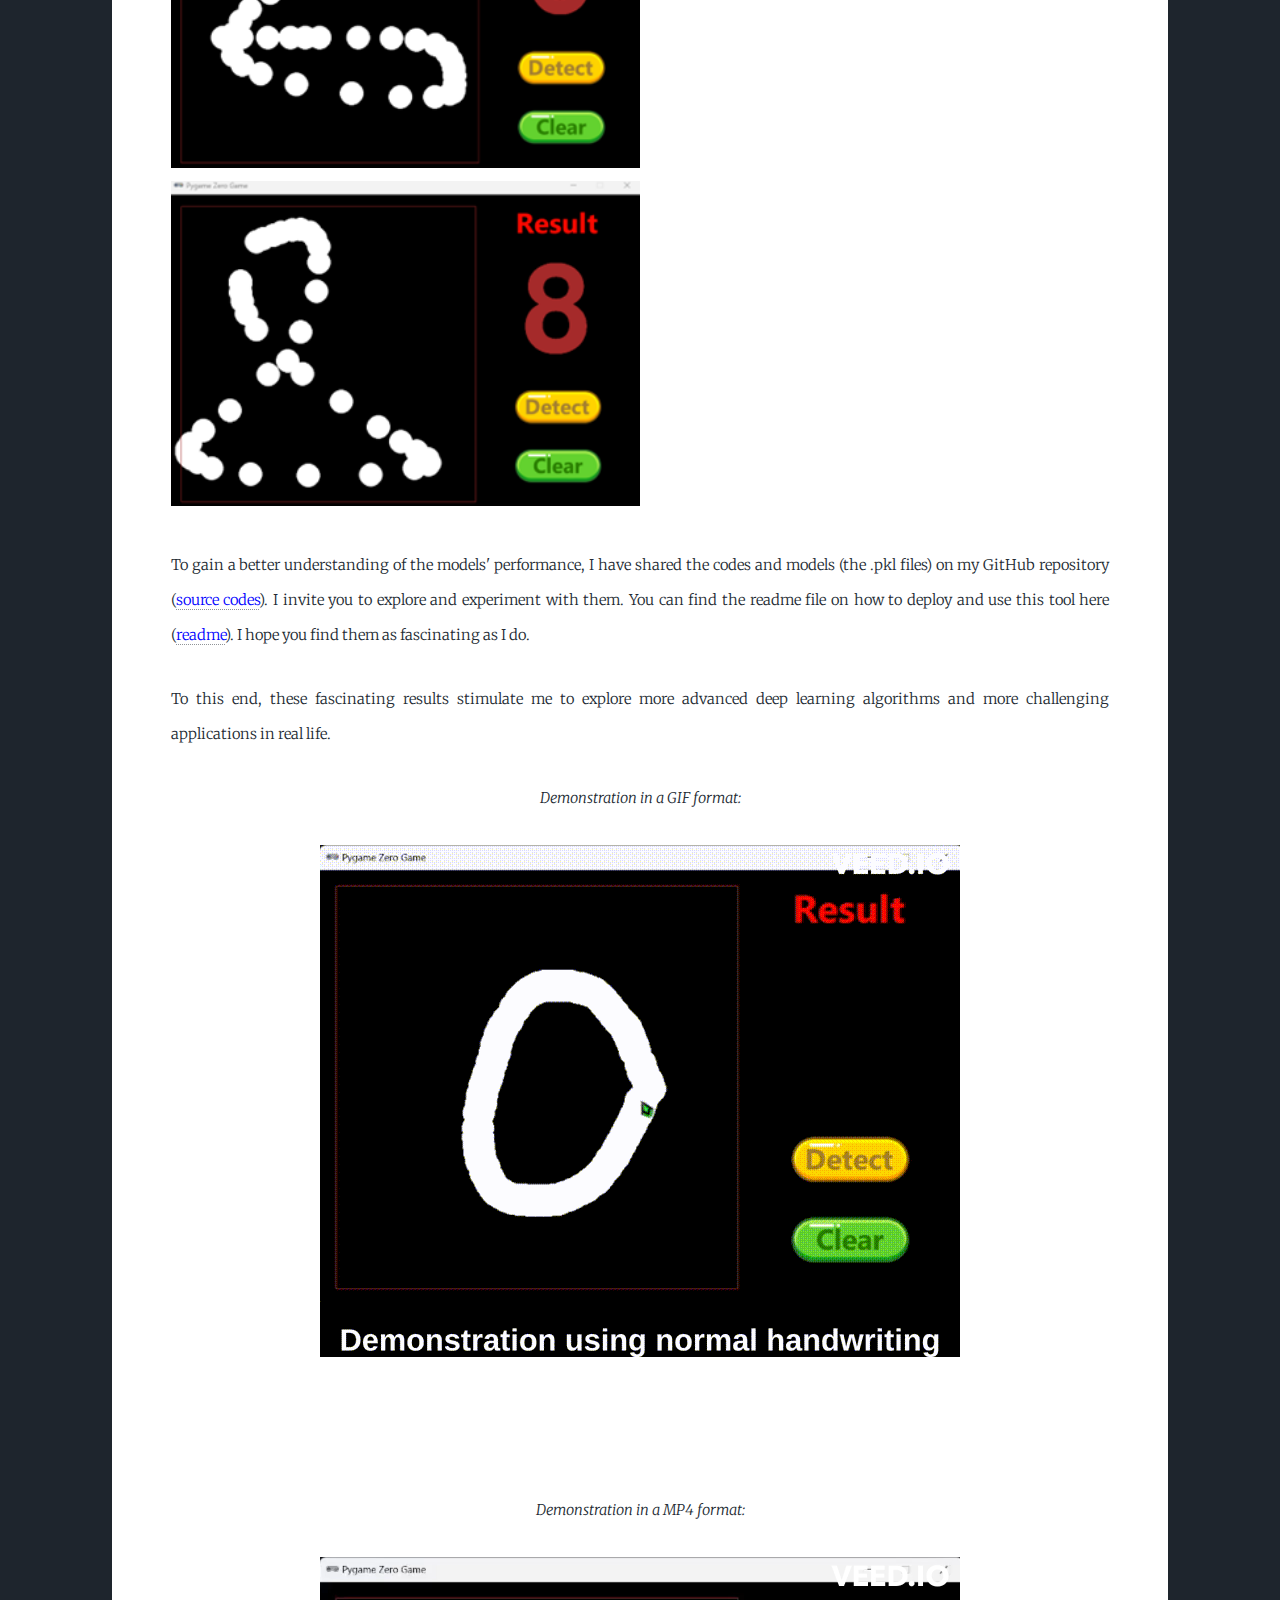
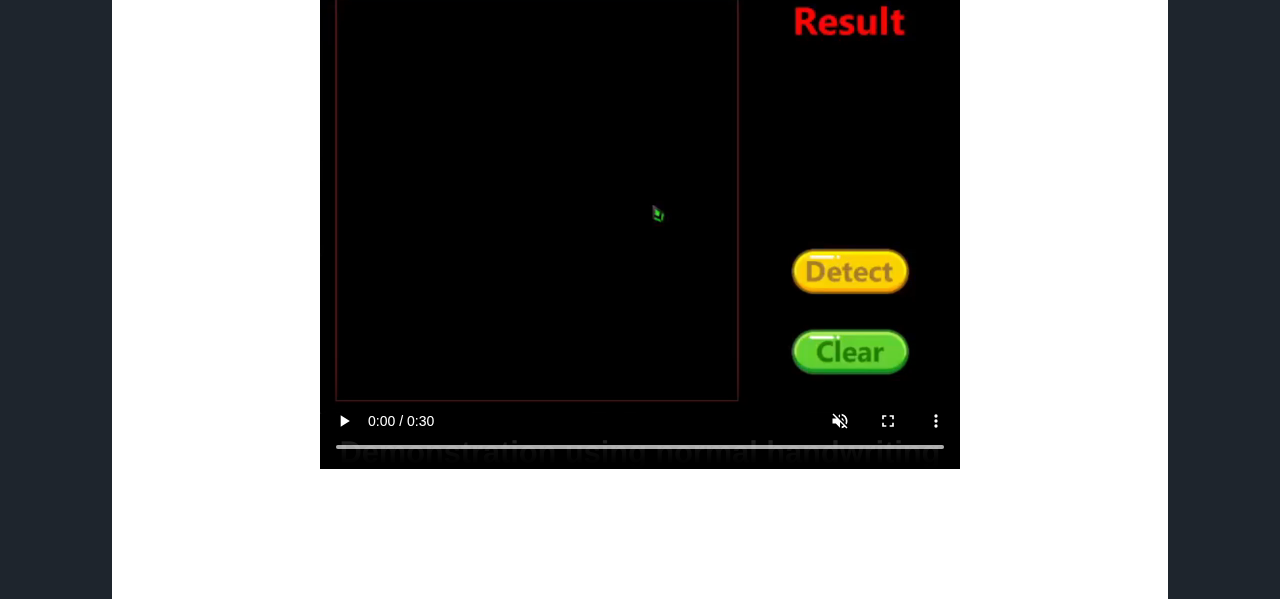
<file: handwriting_recognition.html>
<!DOCTYPE HTML>
<!--
-->
<html>
	<head>
		<title>Xiao Tianyou Theo's Portfolio</title>
		<meta charset="utf-8" />
		<meta name="viewport" content="width=device-width, initial-scale=1, user-scalable=no" />
		<link rel="stylesheet" href="assets/css/main.css" />
		<noscript><link rel="stylesheet" href="assets/css/noscript.css" /></noscript>
	</head>
	<body class="is-preload">

		<!-- Wrapper -->
			<div id="wrapper">

				<!-- Header -->
					<header id="header">
						<a href="index.html" class="logo">Theo</a>
					</header>

				<!-- Nav -->
					<nav id="nav">
						<ul class="links">
							<li><a href="index.html">Projects</a></li>
							<li class="active"><a href="handwriting_recognition.html">Handwriting</a></li>
							<li><a href="binary_search.html">Binary_Search</a></li>
							<li><a href="investment.html">Investment</a></li>
							<li><a href="mnist.html">MNIST</a></li>
							<li><a href="passion_computing.html">Passion_Programming</a></li>
							<li><a href="myself.html">Myself</a></li>
						</ul>
						<ul class="icons">
							<li><a href="https://github.com/theo-xiao-sg" class="icon brands fa-github" target="_blank"><span class="label">GitHub</span></a></li>
						</ul>
					</nav>

				<!-- Main -->
					<div id="main">

						<!-- Post -->
							<section class="post">
								<header class="major">
									<h1>MOUSE-WRITTEN NUMBER RECOGNITION USING KNN, NEURAL NETWORK, CONVOLUTIONAL NEURAL NETWORK</h1>
									<a href="https://github.com/theo-xiao-sg/handwriting_recognition" target="_blank" class="button">Source code</a>
									<p> </p>
									<p>Demonstration in a GIF format:</p>
									<img src = "images/handwriting_recog_demo.gif">
								</header>
								<!-- Lists -->
									<h2>Introduction</h2>
									<p>In the ever-evolving realm of AI, remarkable progress and advancements have been made, which are exemplified by the emergence of OpenAI ChatGPT models in 2023. Motivated by the rapid growth of AI and fuelled by my curiosity, I started my first AI project, creating a number recognition system that can predict mouse-written digits. </p>
									<p>Through my Python courses, I have acquired basic knowledge of K-Nearest Neighbours (KNN) and Neural Network (NN), which motivated me to dive deeper into the realm of deep learning. During this summer holiday, I took the challenge to self-learn how the cutting-edge Convolutional Neural Network (CNN) works and make a CNN model of my own. To find out which model was better, I conducted a comprehensive comparison of all three models in this project. This involved the meticulous process of coding and algorithmic exploration to ensure the reliability and precision of the model. </p>
									<p>To make it fun and interactive, I developed an interactive tool using Pygame, allowing me to actively engage with my model using a mouse. I think this interactive framework of combining user interface and AI model can be extended to solve other real life image recognition problems in the future. </p>
								<h2>Data</h2>
									<p> In the initial stages, I chose to leverage my previous experience with the MNIST dataset (<a href="https://en.wikipedia.org/wiki/MNIST_database" style="color: blue;">link</a>). Although the MNIST dataset is commonly used to test AI models in handwriting recognition, many people found this dataset is too simple for most machine learning algorithms. Similar in my case, my KNN model can easily achieve 97.1% accuracy testing on the MNIST dataset, NN model can achieve 97.8%, and CNN can achieve 99.2%. The main reason of such a success is due to the huge data size of 70k images. </p>
									<p>However, there is a problem. These AI models trained on MNIST handwritten images find it hard to recognize my mouse-written digits when doing real-life testing. It is not only hard to write nicely on-screen using mouse, but also more importantly, the mouse-written digits often have gaps in them when you write quickly. To solve this issue, I decided to use a mouse-written dataset consisting of 1447 images to train my model. Image samples are as below:</p>
									<img src = "images/1447_data.jpg">
									<p>However, the change to a more suitable dataset came at a cost. The dataset only had 1447 images; a huge disadvantage compared to the 70,000 images in MNIST dataset. Since the model had less data to train on, I expect my models would achieve lower accuracies than tested on the MNIST dataset. The less amount of training data, the less accuracy AI model can achieve and therefore more challenging to the task of classification. In real life scenarios, we often struggle with getting enough training data for the model to train on. </p>

								<h2>Models</h2>
									<p>I utilized three kinds of machine learning methods, namely K-Nearest Neighbours (KNN), Neural Network (NN), and Convolutional Neural Network (CNN), to analyse and compare their performance in recognizing mouse-written digits. </p>
									<h3>KNN</h3>
									<p>K-Nearest Neighbour is a simple algorithm, as it classifies new cases based on the classes of their close neighbours. To illustrate, I made a simple graph below to show how an unknown case is classified by KNN (with nearest neighbour of 3) using majority votes. </p>
									<img src = "images/knn.png" style="width: 80%; height: auto;">
									<h3>NN</h3>
									<p>A neural network (NN) is like a team of neurons that work together to solve problems. They pass messages to each other to form connections in forward direction and make predictions (this is called forward propagation). Then, they learn from prediction errors and update neurons and connections backwards to improve the network (this is called back propagation). It helps computers recognize patterns in things like images or numbers. </p>
									<p>To illustrate, I made a graph below to show a simplified illustration of how NN performs forward propagation and backpropagation. </p>
									<img src="images/nn.png" style="width: 80%; height: auto;">
									<h3>CNN</h3>
									<p>Convolutional Neural Network (CNN) is the cutting-edge deep neural network that extracts and distinguishes specific features within pictures, such as low-level feature of edges and high-level feature of shapes. CNNs can figure out what objects or patterns are in images, which can even help self-driving cars recognize traffic signs! </p>
									<p>To illustrate the idea of convolution, I made a graph below to show how convolution filter can extract the feature of vertical edges from an image of T-shirt in the Fashion-MNIST dataset. </p>
									<img src="images/convolution.png" style="width: 80%; height: auto;">
									<p>As illustrated as below, deep learning neural network, like CNN, is better than traditional neural networks in two ways: </p>
									<ol>
										<li>CNN can use convolutional filters to extract more meaningful features from images. </li>
										<li>CNN can accommodate much more layers of neurons. </li>
									</ol>
									<img src="images/deep_nn.png" style="width: 80%; height: auto;">
									<p>To ensure a fair test, I divided the dataset into a training set (70%) and a testing set (30%). Then, I measured the accuracy of the three abovementioned models using the same testing set. </p>
								<h2>Results</h2>
									<p>K-Nearest Neighbors (KNN) achieved the accuracy of 81.61 - 85.52% on the testing set using different numbers of neighbours. Comparing with testing on the MNIST dataset of 70k images, the KNN accuracy dropped from 97.1% to 85.5% using 1447 images. </p>
									<style>
									pre {
										tab-size: 4;
									}
								</style>
								<pre><code>model training for num_neighbors: 1 ...
num_neighbors: 1, accuracy: 85.52%

model training for num_neighbors: 3 ...
num_neighbors: 3, accuracy: 84.37%

model training for num_neighbors: 5 ...
num_neighbors: 5, accuracy: 83.22%

model training for num_neighbors: 7 ...
num_neighbors: 7, accuracy: 82.76%

model training for num_neighbors: 9 ...
num_neighbors: 9, accuracy: 81.61%
</code></pre>
									<p>The Neural Network model attained the accuracy of 81.15% - 85.75% on the same testing set using one hidden layer and different numbers of neurons. I also tested multiple hidden layers but with very little improvement. Comparing with testing on the MNIST dataset, the accuracy of NN model dropped from 97.8% to 85.8% using 1447 images. </p>
								<style>
									pre {
										tab-size: 4;
									}
								</style>
								<pre><code>model training for number_of_neurons_i: 100 ...
number_of_neurons_i: 100, accuracy: 81.15%

model training for number_of_neurons_i: 300 ...
number_of_neurons_i: 300, accuracy: 83.68%

model training for number_of_neurons_i: 500 ...
number_of_neurons_i: 500, accuracy: 82.99%

model training for number_of_neurons_i: 700 ...
number_of_neurons_i: 700, accuracy: 85.52%

model training for number_of_neurons_i: 900 ...
number_of_neurons_i: 900, accuracy: 83.91%

model training for number_of_neurons_i: 1100 ...
number_of_neurons_i: 1100, accuracy: 85.06%

model training for number_of_neurons_i: 1300 ...
number_of_neurons_i: 1300, accuracy: 85.75%

model training for number_of_neurons_i: 1500 ...
number_of_neurons_i: 1500, accuracy: 83.91%
								</code></pre>
								<p>The CNN model significantly improved the accuracy on the same testing set. For examples, using CNN with two convolution layers, I can improve the accuracy to 90.34%. </p>
								<style>
									pre {
										tab-size: 4;
									}
								</style>
								<pre><code>On testing dataset:
loss: 0.4519, - accuracy: 0.9034
								</code></pre>
									<p>When using CNN with four convolutional layers, I can further achieve 98.62% accuracy without too much playing around with model parameters. Comparing with testing on the MNIST dataset, the accuracy of CNN model slightly dropped from 99.2% to 98.6% using 1447 images. It illustrates the power of deep neural network – CNN even in this challenging setup. </p>
								<style>
									pre {
										tab-size: 4;
									}
								</style>
								<pre><code>On testing dataset:
loss: 0.0680, - accuracy: 0.9862
								</code></pre>
								<p>The summary of my CNN model with four convolutional layers is shown as below: </p>
								<img src="images/model_summary.png" style="width: 80%; height: auto;">
								<p>	</p>
								<p>The learning progress is shown as below: </p>
								<img src="images/learning_progress.png" style="width: 80%; height: auto;">
								<p>Furthermore, I can still improve the model through some degree of hyperparameter tuning. For example, by adding more layers or changing the filter sizes in the convolutional layers, I reached an astounding 99.34% accuracy on the test set! That is 0.14% better than using MNIST dataset! Despite having way less data to train on, which to models is an immense disadvantage, it still achieves very high accuracy. This proves that although hyperparameter tuning might be a bit tedious, it still pays off at the end. </p>
								<style>
									pre {
										tab-size: 4;
									}
								</style>
								<pre><code>On testing dataset:
loss: 0.0360, - accuracy: 0.9931
								</code></pre>
								<h2>REAL LIFE TEST AND DISCUSSION</h2>
								<p>After I compared the results, it became evident that traditional machine learning models, KNN and NN, achieved similar levels of accuracy on the testing dataset. With the help of convolution filters and deep neural network, CNN can achieve much better at image recognition. This explains why deep learning has achieved so much success in the recent years. </p>
								<p>To assess their performance in real-life scenarios, I decided to go a step further. I deployed all the three models using a Pygame GUI and actively interacted with them, particularly testing them on my messy and challenging mouse-written samples. </p>
								<p>Based on my live experience of playing with my tool, the CNN model exhibited superior capabilities in effectively handling these difficult mouse-written samples. The model proved to be more adept at accurately recognizing and interpreting the messy mouse-written numbers. To illustrate the model and Pygame GUI, I have prepared animations and videos on my website (see the bottom of this page) that demonstrate how the tool handles both normal and messy mouse writing numbers, providing visual illustrations of its functionality.</p>
								<p>I also included a few static images of messy mouse-written numbers in this PDF file as below:</p>
								<img src="images/messy_image_1.png" style="width: 50%; height: auto;">
								<img src="images/messy_image_2.png" style="width: 50%; height: auto;">
								<img src="images/messy_image_3.png" style="width: 50%; height: auto;">
								<img src="images/messy_image_4.png" style="width: 50%; height: auto;">
								<p>	</p>
								<p>To gain a better understanding of the models' performance, I have shared the codes and models (the .pkl files) on my GitHub repository (<a href="https://github.com/theo-xiao-sg/handwriting_recognition" style="color: blue;">source codes</a>). I invite you to explore and experiment with them.
	You can find the readme file on how to deploy and use this tool here (<a href="https://github.com/theo-xiao-sg/handwriting_recognition#readme" style="color: blue;">readme</a>). I hope you find them as fascinating as I do. </p>
								<p>To this end, these fascinating results stimulate me to explore more advanced deep learning algorithms and more challenging applications in real life. </p>

							    <header class="major">
									<p>Demonstration in a GIF format:</p>
									<img src = "images/handwriting_recog_demo.gif">
								</header>
							<p>
								<br/>
								</p>
								<header class="major">
									<p>Demonstration in a MP4 format:</p>
									<video width="640" height="512" autoplay muted controls loop>
										<source src="images/handwriting_recog_demo.mp4" type="video/mp4">									  
									  Your browser does not support the video tag.									  
									  </video>
								</header>
							</section>

					</div>
		<!-- Scripts -->
			<script src="assets/js/jquery.min.js"></script>
			<script src="assets/js/jquery.scrollex.min.js"></script>
			<script src="assets/js/jquery.scrolly.min.js"></script>
			<script src="assets/js/browser.min.js"></script>
			<script src="assets/js/breakpoints.min.js"></script>
			<script src="assets/js/util.js"></script>
			<script src="assets/js/main.js"></script>

	</body>
</html>
</file>
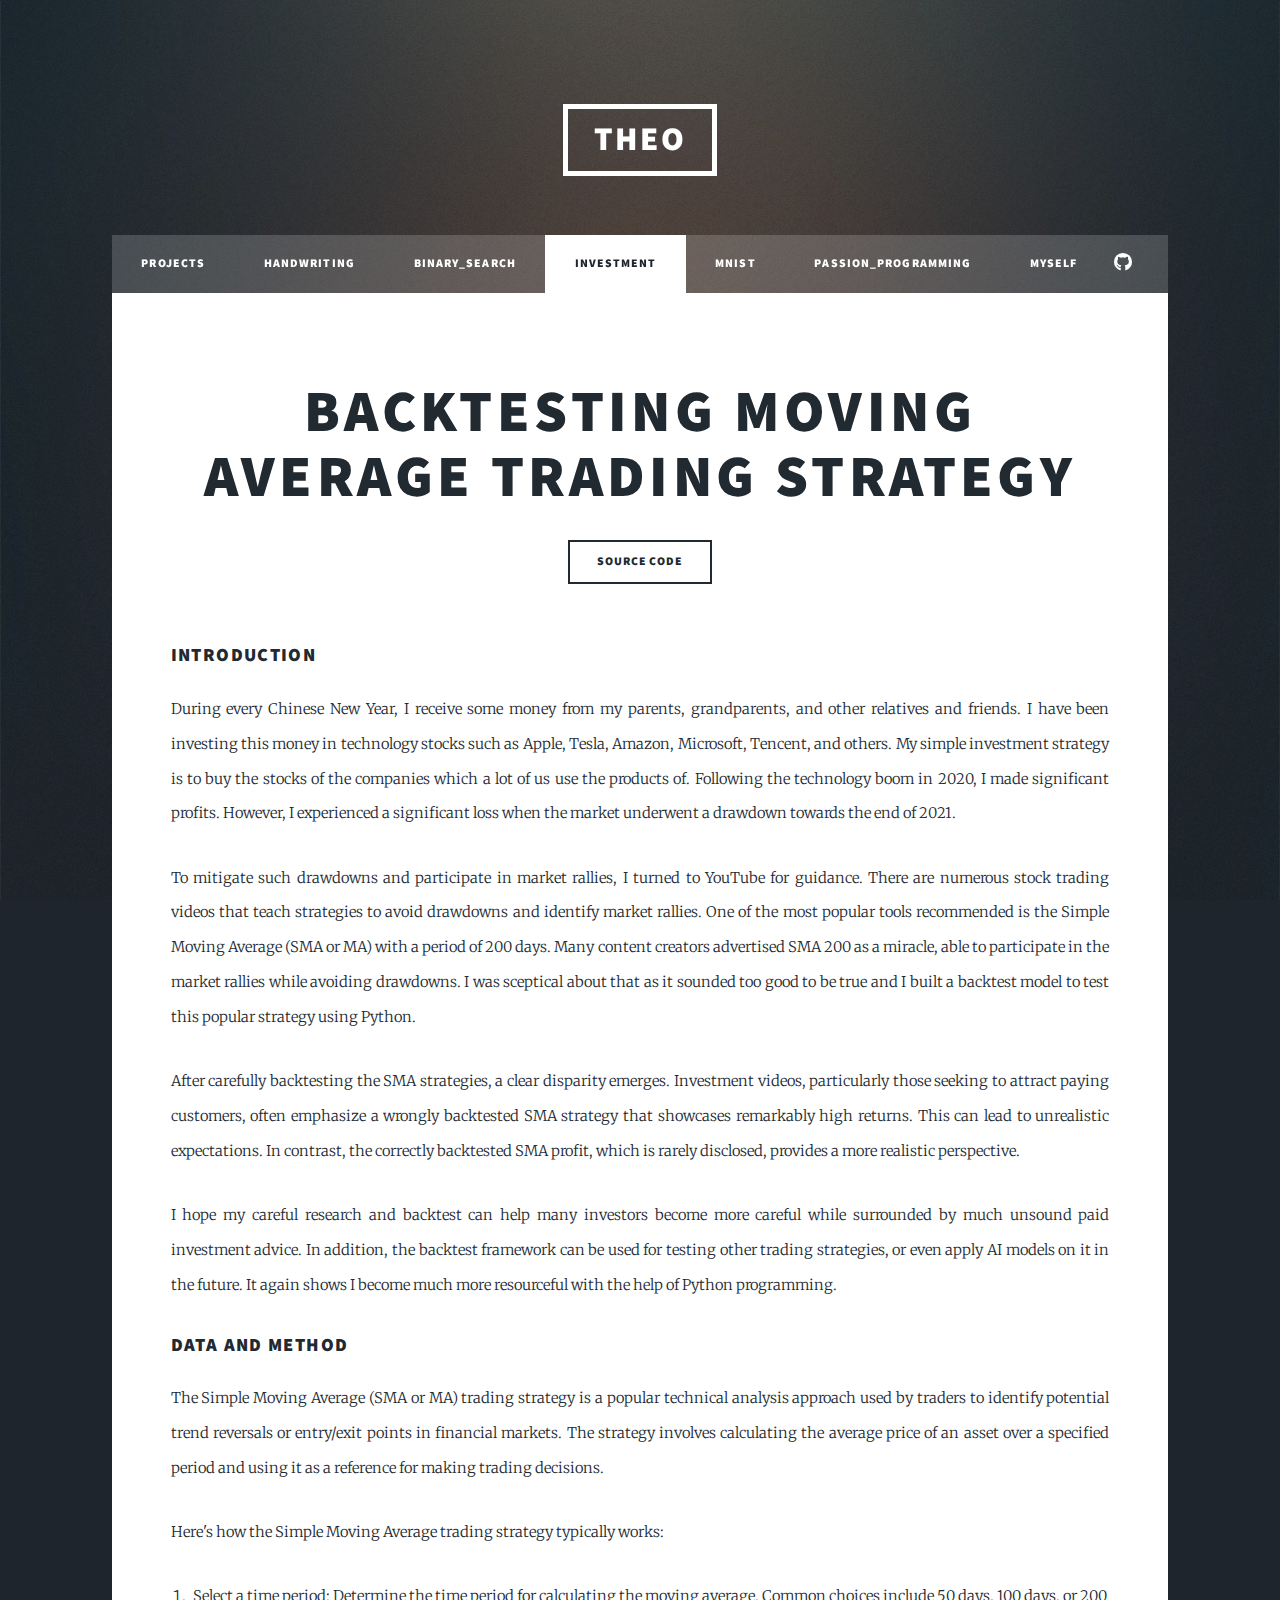
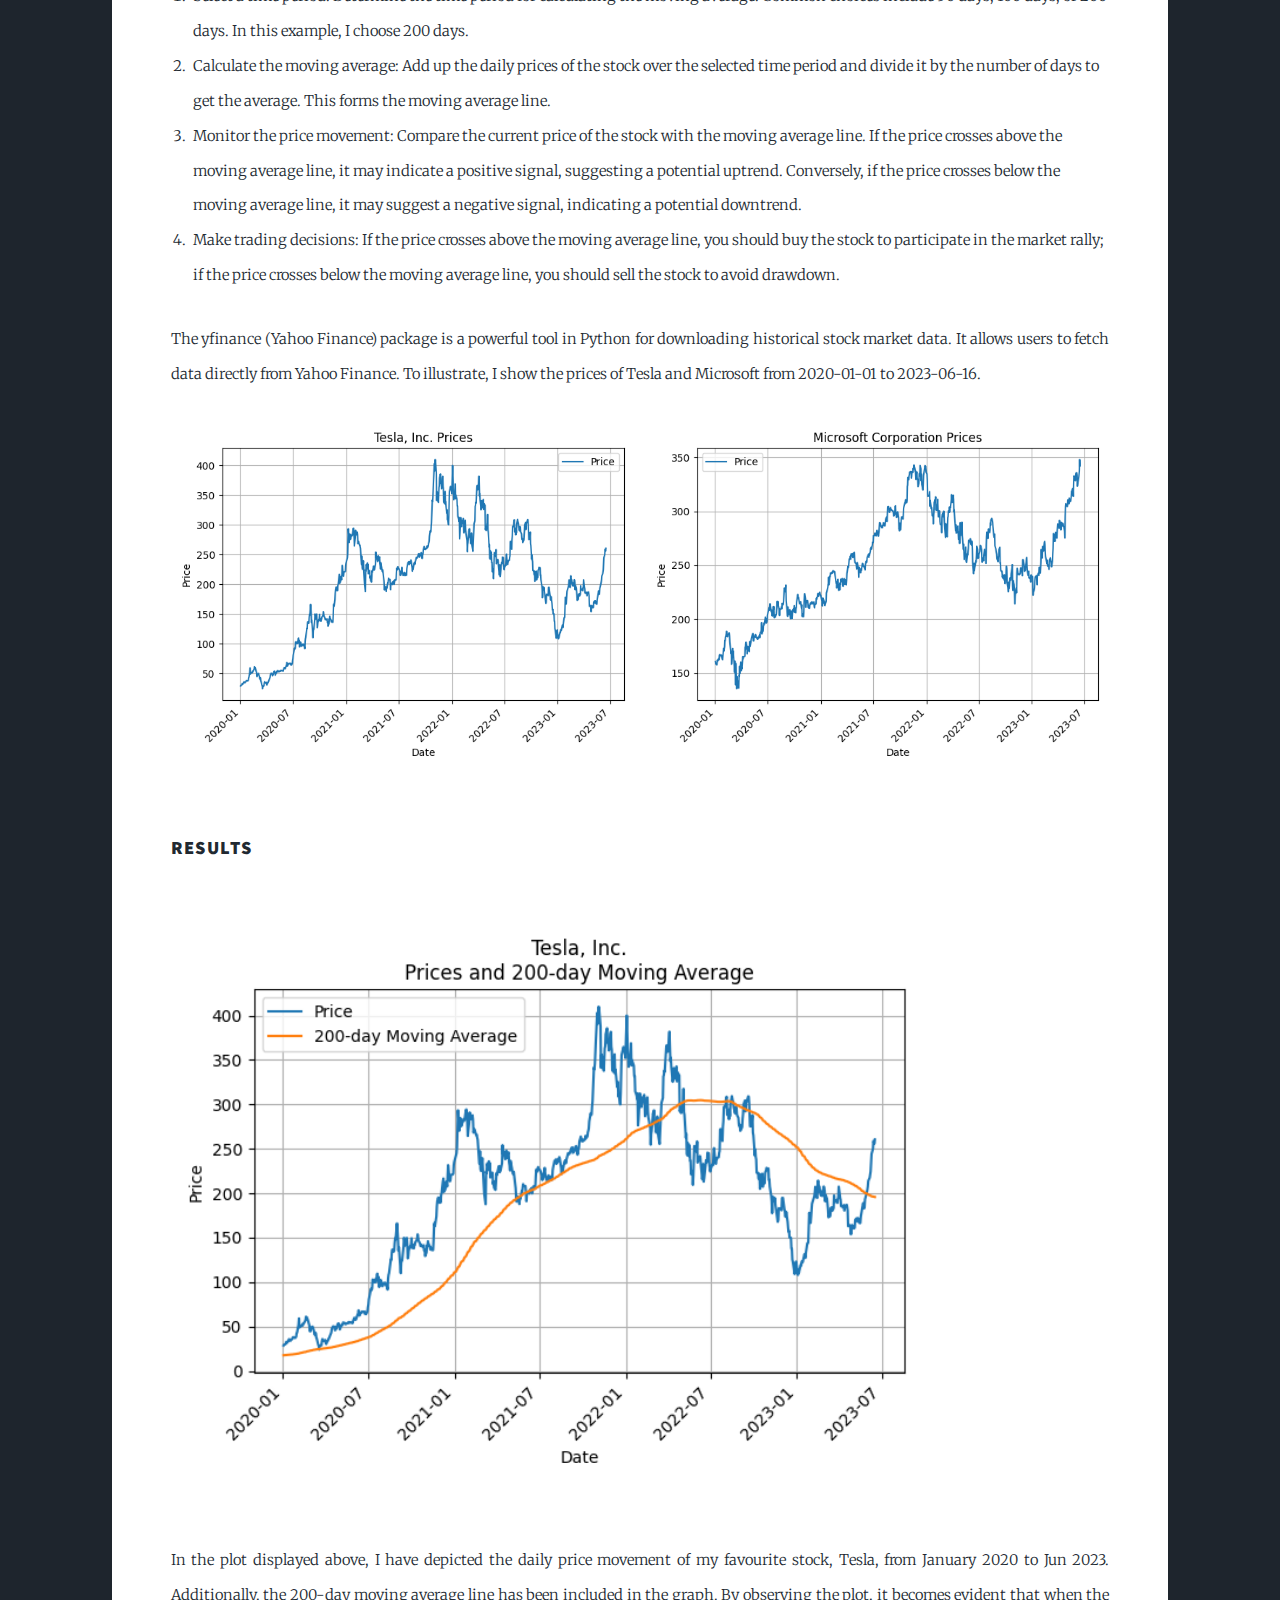
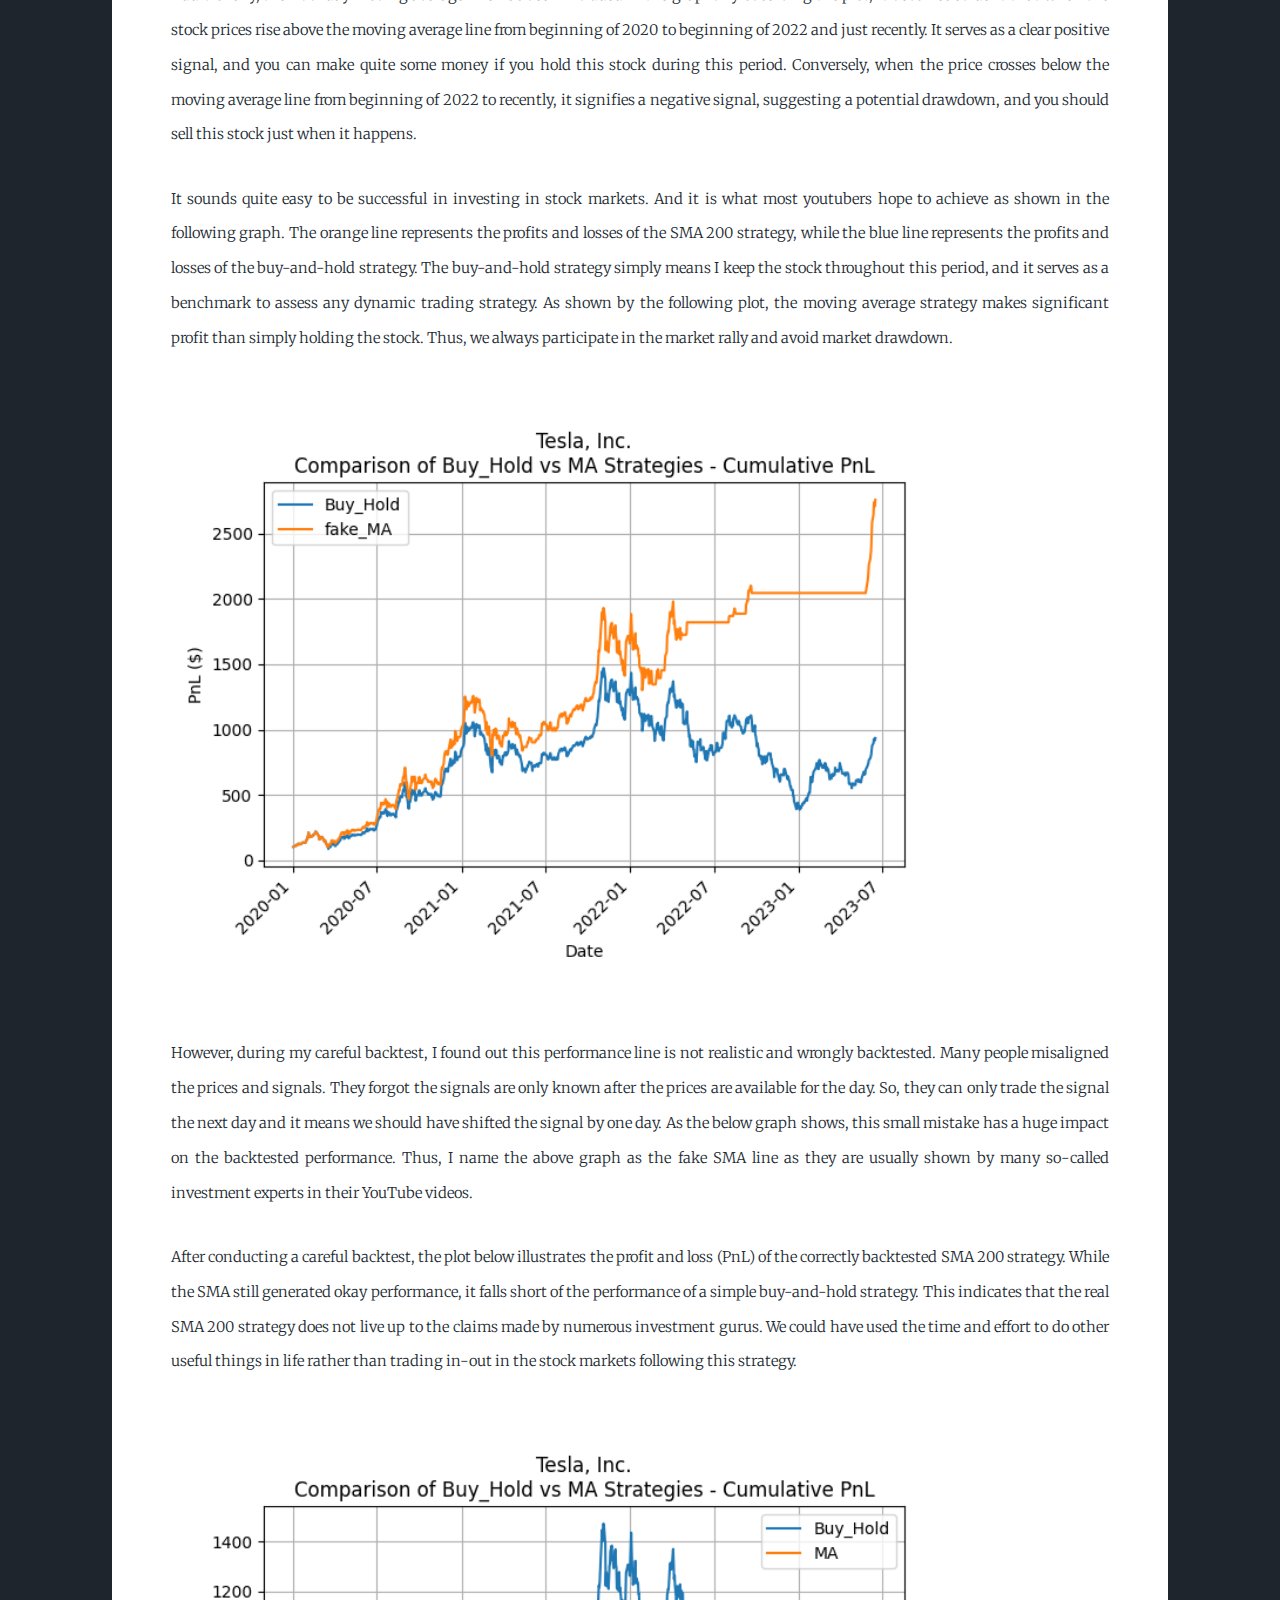
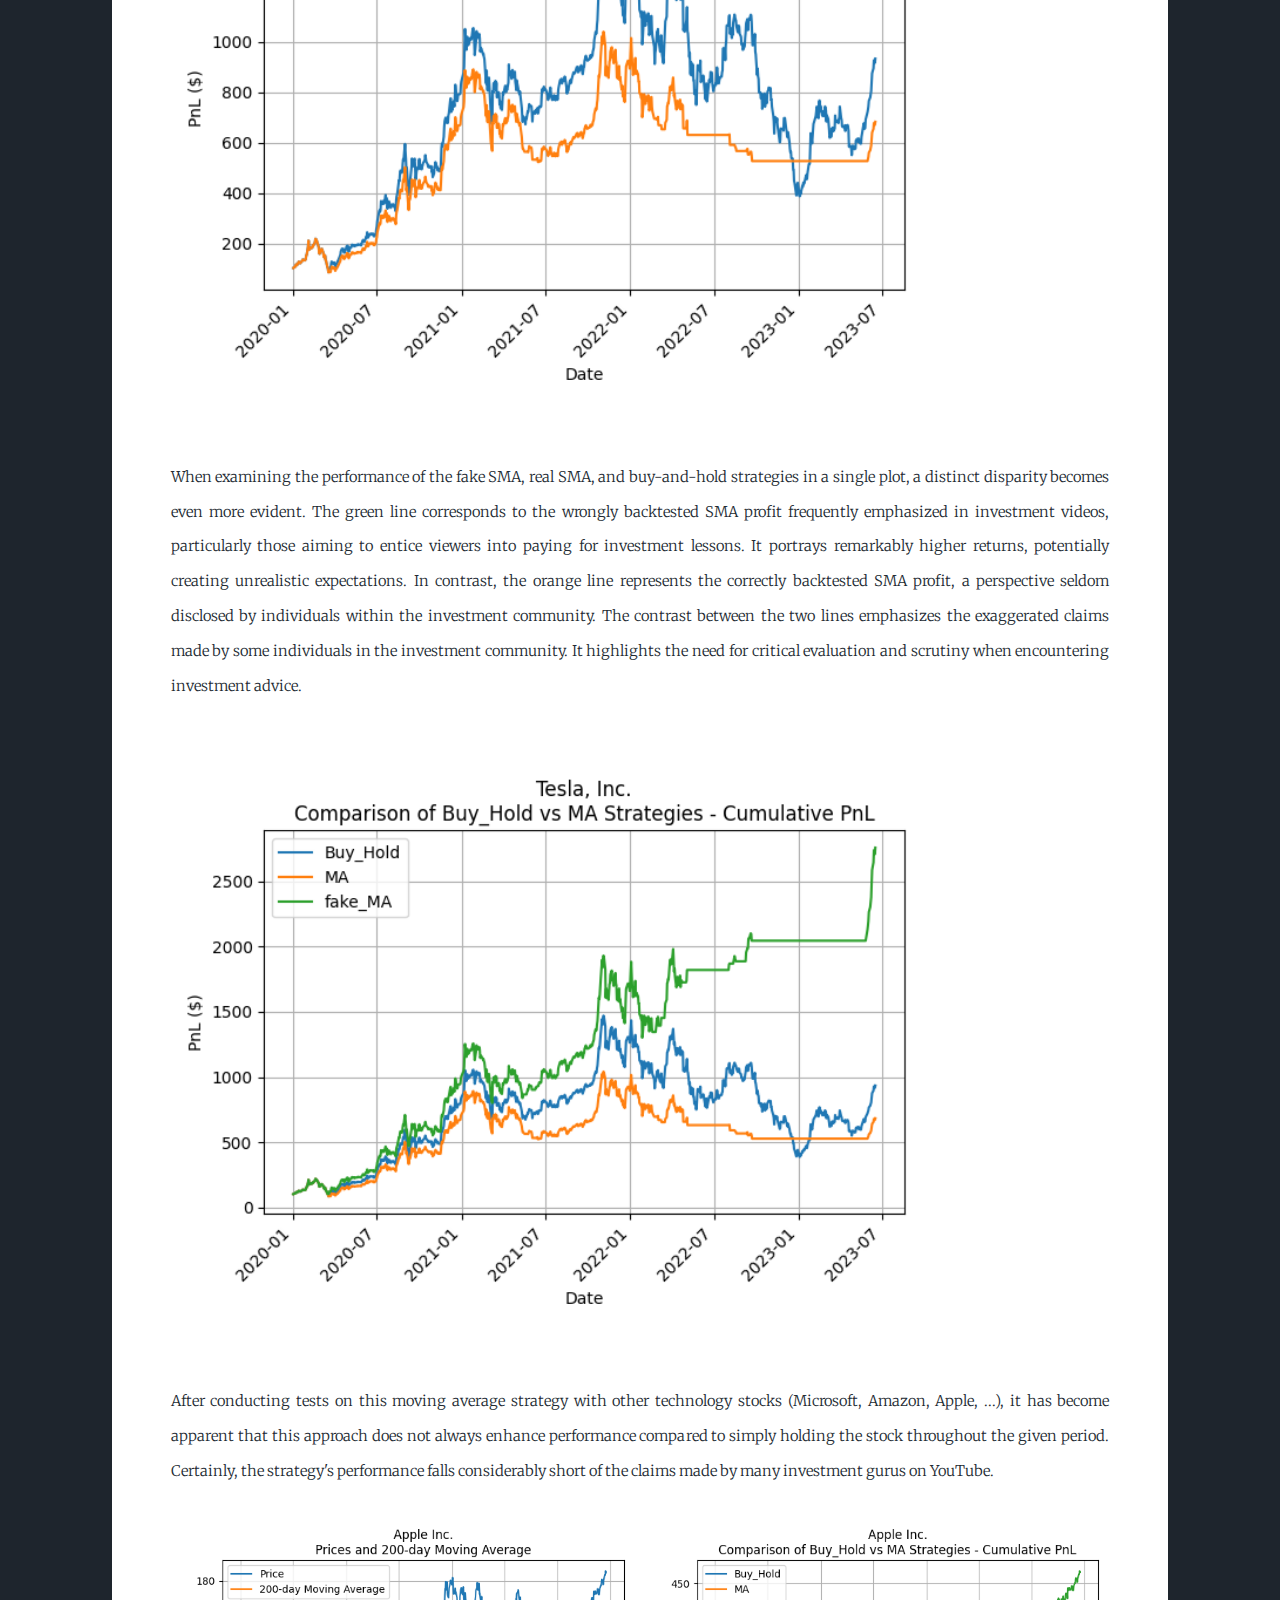
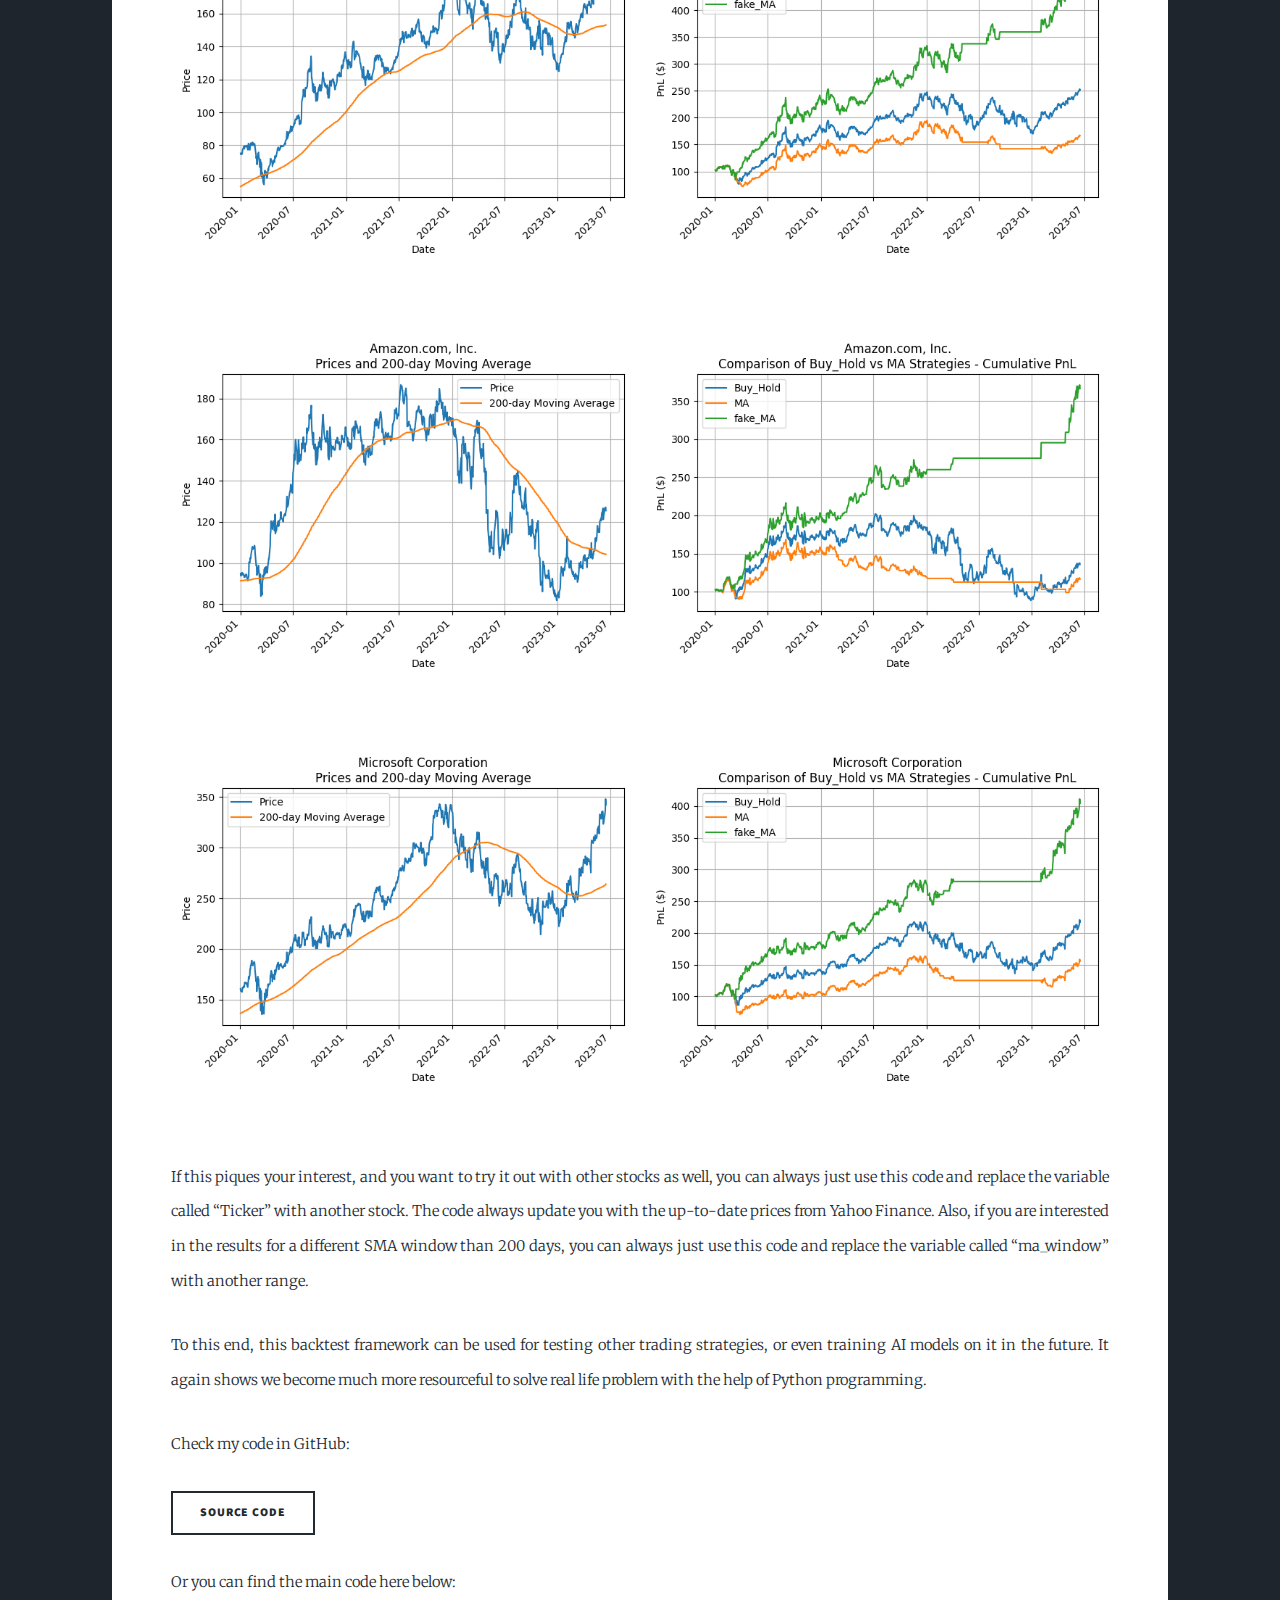
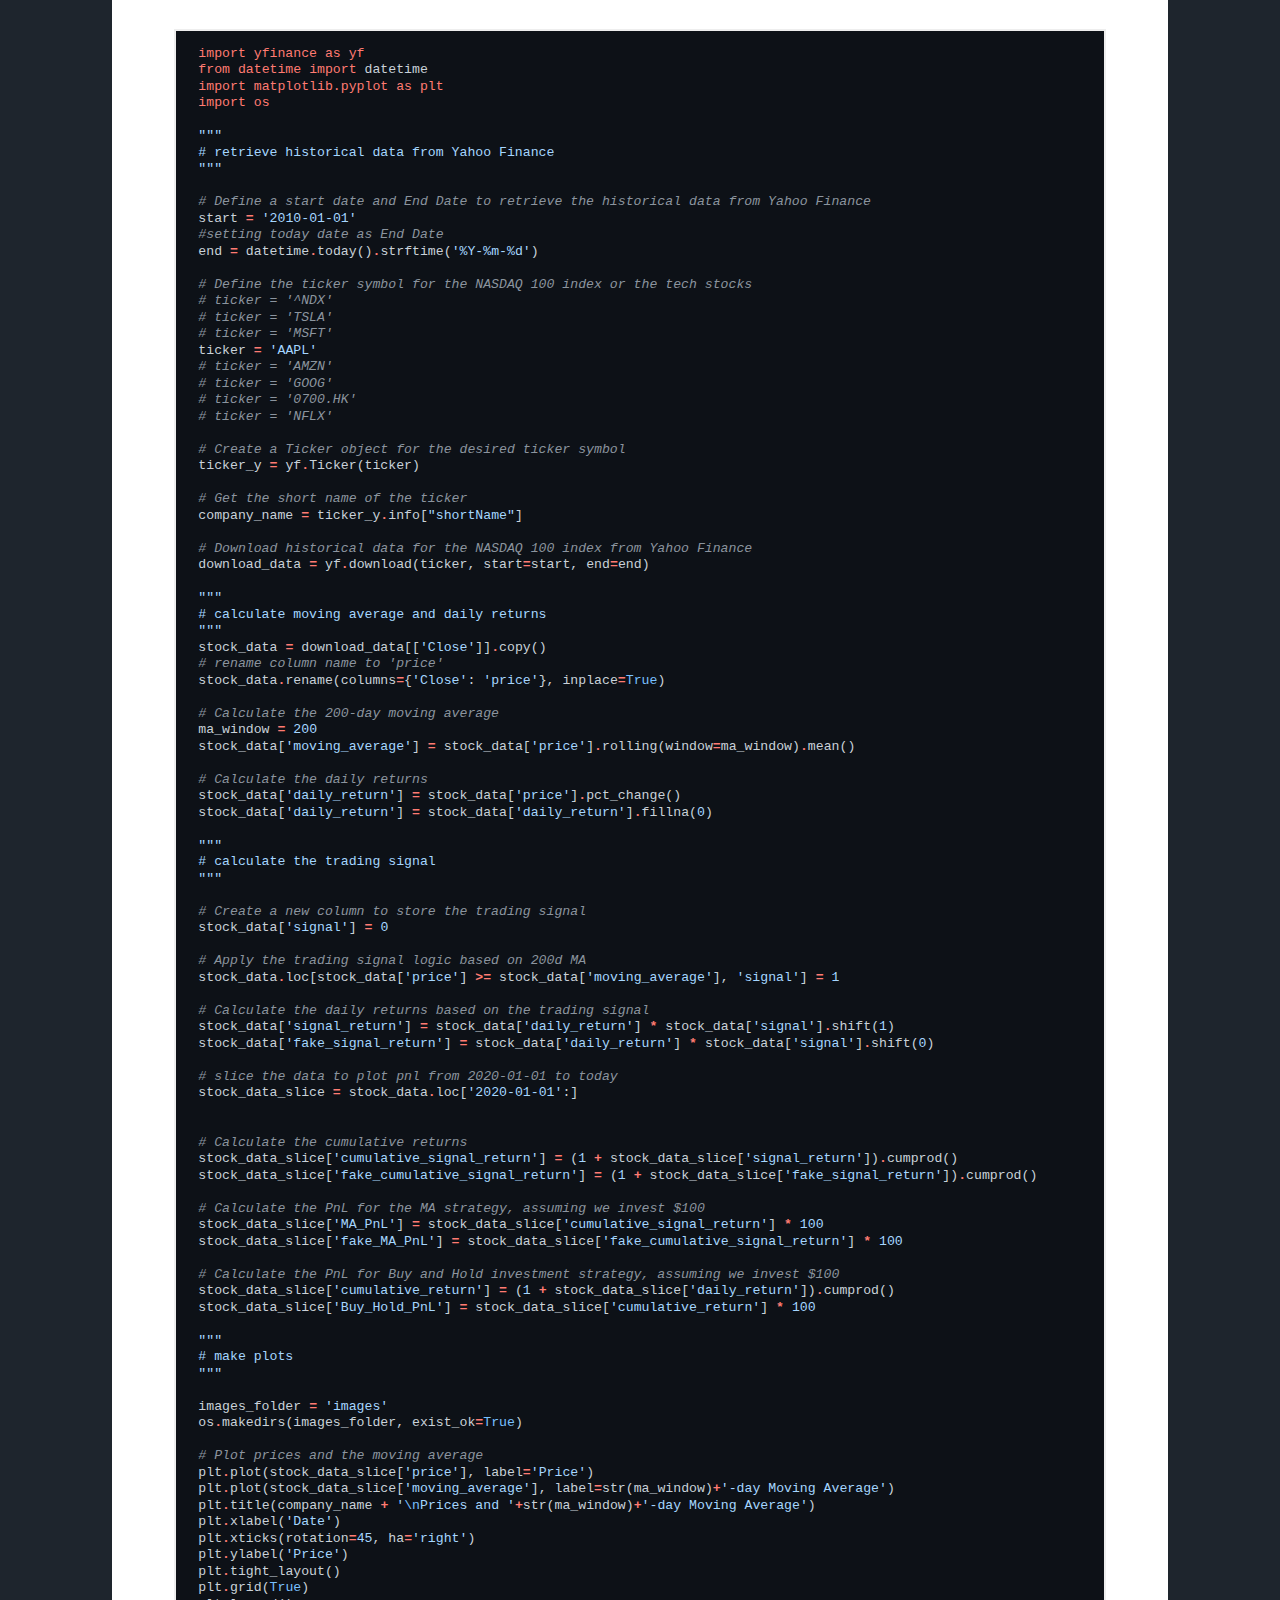
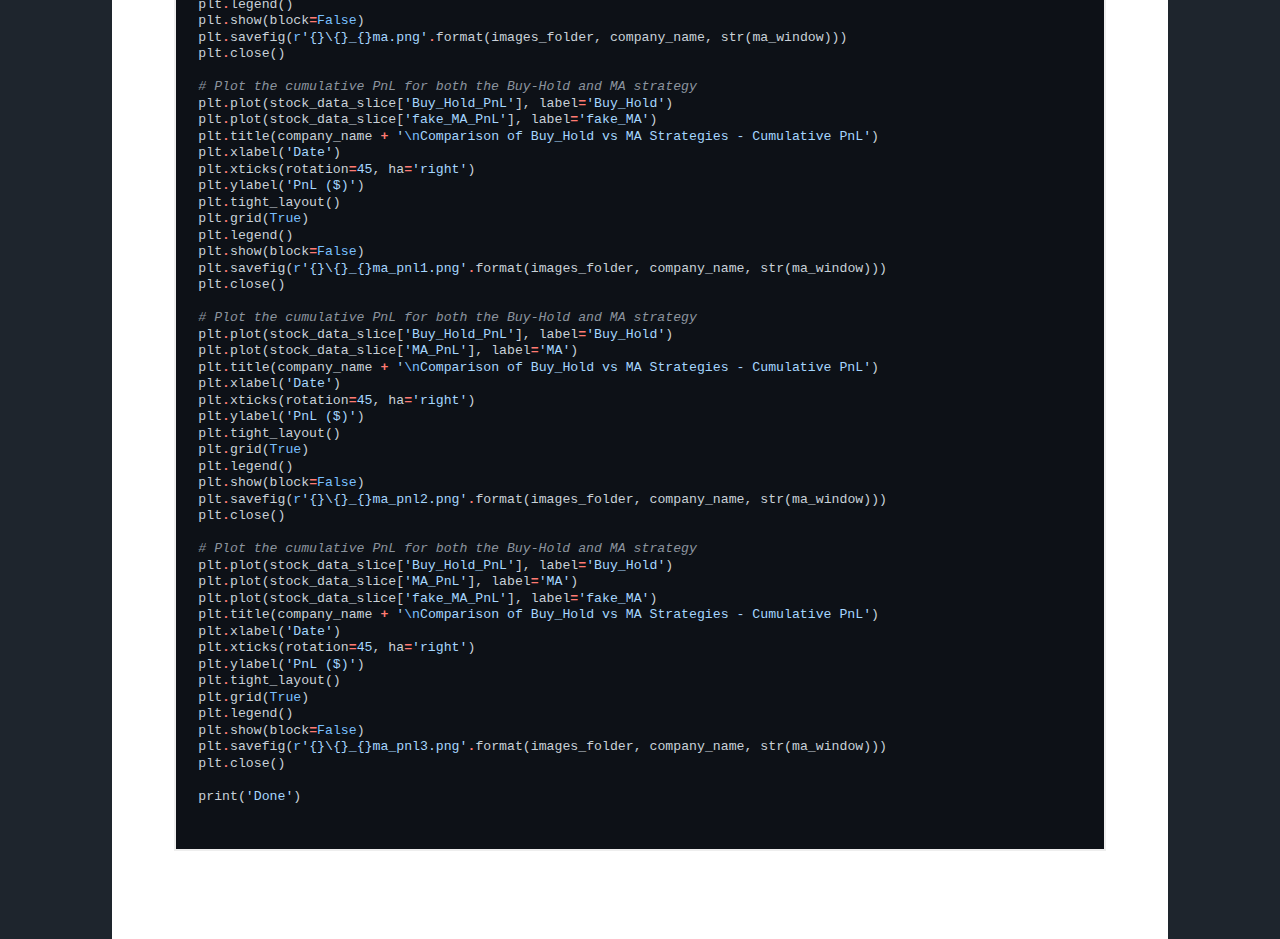
<file: investment.html>
<!DOCTYPE HTML>
<!--
-->
<html>
	<head>
		<title>Xiao Tianyou Theo Portfolio</title>
		<meta charset="utf-8" />
		<meta name="viewport" content="width=device-width, initial-scale=1, user-scalable=no" />
		<link rel="stylesheet" href="assets/css/main.css" />
		<noscript><link rel="stylesheet" href="assets/css/noscript.css" /></noscript>
	</head>
	<body class="is-preload">

		<!-- Wrapper -->
			<div id="wrapper">

				<!-- Header -->
					<header id="header">
						<a href="index.html" class="logo">Theo</a>
					</header>

				<!-- Nav -->
					<nav id="nav">
						<ul class="links">
							<li><a href="index.html">Projects</a></li>
							<li><a href="handwriting_recognition.html">Handwriting</a></li>
							<li><a href="binary_search.html">Binary_Search</a></li>
							<li class = "active"><a href="investment.html">Investment</a></li>
							<li><a href="mnist.html">MNIST</a></li>
							<li><a href="passion_computing.html">Passion_Programming</a></li>
							<li><a href="myself.html">Myself</a></li>
						</ul>
						<ul class="icons">
							<li><a href="https://github.com/theo-xiao-sg" class="icon brands fa-github" target="_blank""><span class="label">GitHub</span></a></li>
						</ul>
					</nav>

				<!-- Main -->
					<div id="main">

						<!-- Post -->
							<section class="post">
								<header class="major">
									<h1>Backtesting Moving Average trading strategy</h1>
									<a href="https://github.com/theo-xiao-sg/investment_python" target="_blank" class="button">Source code</a>

								</header>
								<!-- Lists -->
								<h3>Introduction</h3>
								<p>During every Chinese New Year, I receive some money from my parents, grandparents, and other relatives and friends. I have been investing this money in technology stocks such as Apple, Tesla, Amazon, Microsoft, Tencent, and others. My simple investment strategy is to buy the stocks of the companies which a lot of us use the products of. Following the technology boom in 2020, I made significant profits. However, I experienced a significant loss when the market underwent a drawdown towards the end of 2021.</p>
								<p>To mitigate such drawdowns and participate in market rallies, I turned to YouTube for guidance. There are numerous stock trading videos that teach strategies to avoid drawdowns and identify market rallies. One of the most popular tools recommended is the Simple Moving Average (SMA or MA) with a period of 200 days. Many content creators advertised SMA 200 as a miracle, able to participate in the market rallies while avoiding drawdowns. I was sceptical about that as it sounded too good to be true and I built a backtest model to test this popular strategy using Python.</p>
								<p>After carefully backtesting the SMA strategies, a clear disparity emerges. Investment videos, particularly those seeking to attract paying customers, often emphasize a wrongly backtested SMA strategy that showcases remarkably high returns. This can lead to unrealistic expectations. In contrast, the correctly backtested SMA profit, which is rarely disclosed, provides a more realistic perspective. </p>
								<p>I hope my careful research and backtest can help many investors become more careful while surrounded by much unsound paid investment advice. In addition, the backtest framework can be used for testing other trading strategies, or even apply AI models on it in the future. It again shows I become much more resourceful with the help of Python programming.</p>
								<h3>Data and Method</h3>
								<p>The Simple Moving Average (SMA or MA) trading strategy is a popular technical analysis approach used by traders to identify potential trend reversals or entry/exit points in financial markets. The strategy involves calculating the average price of an asset over a specified period and using it as a reference for making trading decisions.</p>
								<p>Here's how the Simple Moving Average trading strategy typically works:</p>
								<ol>
									<li>Select a time period: Determine the time period for calculating the moving average. Common choices include 50 days, 100 days, or 200 days. In this example, I choose 200 days.</li>
									<li>Calculate the moving average: Add up the daily prices of the stock over the selected time period and divide it by the number of days to get the average. This forms the moving average line.</li>
									<li>Monitor the price movement: Compare the current price of the stock with the moving average line. If the price crosses above the moving average line, it may indicate a positive signal, suggesting a potential uptrend. Conversely, if the price crosses below the moving average line, it may suggest a negative signal, indicating a potential downtrend.</li>
									<li>Make trading decisions: If the price crosses above the moving average line, you should buy the stock to participate in the market rally; if the price crosses below the moving average line, you should sell the stock to avoid drawdown.</li>
								</ol>
								<p>The yfinance (Yahoo Finance) package is a powerful tool in Python for downloading historical stock market data. It allows users to fetch data directly from Yahoo Finance. To illustrate, I show the prices of Tesla and Microsoft from 2020-01-01 to 2023-06-16.</p>
								<!-- Image -->

								<style>
									.image-caption {
									  text-align: center;
									  font-style: italic;
									  }
								  </style>

								  <div class="box alt">
									<div class="row gtr-50 gtr-uniform">
									  <div class="col-6">
										<figure>
										  <span class="image fit">
											<img src="images/Tesla, Inc._prices.png" alt="" />
										  </span>
										</figure>
									  </div>
									  <div class="col-6">
										<figure>
										  <span class="image fit">
											<img src="images/Microsoft Corporation_prices.png" alt="" />
										  </span>
										</figure>
									  </div>
									</div>
								  </div>
								<h3>Results</h3>
								<div class="image main"><img src="images/Tesla, Inc._200ma.png" style="width: 80%; height: auto;"></div>
								<p>In the plot displayed above, I have depicted the daily price movement of my favourite stock, Tesla, from January 2020 to Jun 2023. Additionally, the 200-day moving average line has been included in the graph. By observing the plot, it becomes evident that when the stock prices rise above the moving average line from beginning of 2020 to beginning of 2022 and just recently. It serves as a clear positive signal, and you can make quite some money if you hold this stock during this period. Conversely, when the price crosses below the moving average line from beginning of 2022 to recently, it signifies a negative signal, suggesting a potential drawdown, and you should sell this stock just when it happens. </p>
								<p>It sounds quite easy to be successful in investing in stock markets. And it is what most youtubers hope to achieve as shown in the following graph. The orange line represents the profits and losses of the SMA 200 strategy, while the blue line represents the profits and losses of the buy-and-hold strategy. The buy-and-hold strategy simply means I keep the stock throughout this period, and it serves as a benchmark to assess any dynamic trading strategy. As shown by the following plot, the moving average strategy makes significant profit than simply holding the stock. Thus, we always participate in the market rally and avoid market drawdown.  </p>
								<div class="image main"><img src="images/Tesla, Inc._200ma_pnl1.png" style="width: 80%; height: auto;"></div>
								<p>However, during my careful backtest, I found out this performance line is not realistic and wrongly backtested. Many people misaligned the prices and signals. They forgot the signals are only known after the prices are available for the day. So, they can only trade the signal the next day and it means we should have shifted the signal by one day. As the below graph shows, this small mistake has a huge impact on the backtested performance. Thus, I name the above graph as the fake SMA line as they are usually shown by many so-called investment experts in their YouTube videos.</p>
								<p>After conducting a careful backtest, the plot below illustrates the profit and loss (PnL) of the correctly backtested SMA 200 strategy. While the SMA still generated okay performance, it falls short of the performance of a simple buy-and-hold strategy. This indicates that the real SMA 200 strategy does not live up to the claims made by numerous investment gurus. We could have used the time and effort to do other useful things in life rather than trading in-out in the stock markets following this strategy.</p>
								<div class="image main"><img src="images/Tesla, Inc._200ma_pnl2.png" style="width: 80%; height: auto;"></div>
								<p>When examining the performance of the fake SMA, real SMA, and buy-and-hold strategies in a single plot, a distinct disparity becomes even more evident. The green line corresponds to the wrongly backtested SMA profit frequently emphasized in investment videos, particularly those aiming to entice viewers into paying for investment lessons. It portrays remarkably higher returns, potentially creating unrealistic expectations. In contrast, the orange line represents the correctly backtested SMA profit, a perspective seldom disclosed by individuals within the investment community.  The contrast between the two lines emphasizes the exaggerated claims made by some individuals in the investment community. It highlights the need for critical evaluation and scrutiny when encountering investment advice.</p>
								<div class="image main"><img src="images/Tesla, Inc._200ma_pnl3.png" style="width: 80%; height: auto;"></div>
								<p>After conducting tests on this moving average strategy with other technology stocks (Microsoft, Amazon, Apple, ...), it has become apparent that this approach does not always enhance performance compared to simply holding the stock throughout the given period. Certainly, the strategy's performance falls considerably short of the claims made by many investment gurus on YouTube.</p>
							<!-- Image -->

								<style>
									.image-caption {
									  text-align: center;
									  font-style: italic;
									  }
								  </style>

								  <div class="box alt">
									<div class="row gtr-50 gtr-uniform">
									  <div class="col-6">
										<figure>
										  <span class="image fit">
											<img src="images/Apple Inc._200ma.png" alt="" />
										  </span>
										</figure>
									  </div>
									  <div class="col-6">
										<figure>
										  <span class="image fit">
											<img src="images/Apple Inc._200ma_pnl3.png" alt="" />
										  </span>
										</figure>
									  </div>
									</div>
								  </div>
								<div class="box alt">
									<div class="row gtr-50 gtr-uniform">
									  <div class="col-6">
										<figure>
										  <span class="image fit">
											<img src="images/Amazon.com, Inc._200ma.png" alt="" />
										  </span>
										</figure>
									  </div>
									  <div class="col-6">
										<figure>
										  <span class="image fit">
											<img src="images/Amazon.com, Inc._200ma_pnl3.png" alt="" />
										  </span>
										</figure>
									  </div>
									</div>
								  </div>
								<div class="box alt">
									<div class="row gtr-50 gtr-uniform">
									  <div class="col-6">
										<figure>
										  <span class="image fit">
											<img src="images/Microsoft Corporation_200ma.png" alt="" />
										  </span>
										</figure>
									  </div>
									  <div class="col-6">
										<figure>
										  <span class="image fit">
											<img src="images/Microsoft Corporation_200ma_pnl3.png" alt="" />
										  </span>
										</figure>
									  </div>
									</div>
								  </div>
								<p>If this piques your interest, and you want to try it out with other stocks as well, you can always just use this code and replace the variable called “Ticker” with another stock. The code always update you with the up-to-date prices from Yahoo Finance. Also, if you are interested in the results for a different SMA window than 200 days, you can always just use this code and replace the variable called “ma_window” with another range.</p>
								<p>To this end, this backtest framework can be used for testing other trading strategies, or even training AI models on it in the future. It again shows we become much more resourceful to solve real life problem with the help of Python programming.</p>
								<p>Check my code in GitHub:</p>
								<a href="https://github.com/theo-xiao-sg/investment_python" target="_blank" class="button">Source code</a>
								<p>  </p>
								<p>Or you can find the main code here below:</p>

<!-- Preformatted Code -->
<link rel="stylesheet" href="styles.css">
<pre><code class="highlight"><div class="highlight"><pre><span></span><span class="kn">import</span> <span class="nn">yfinance</span> <span class="k">as</span> <span class="nn">yf</span>
<span class="kn">from</span> <span class="nn">datetime</span> <span class="kn">import</span> <span class="n">datetime</span>
<span class="kn">import</span> <span class="nn">matplotlib.pyplot</span> <span class="k">as</span> <span class="nn">plt</span>
<span class="kn">import</span> <span class="nn">os</span>

<span class="sd">&quot;&quot;&quot;</span>
<span class="sd"># retrieve historical data from Yahoo Finance</span>
<span class="sd">&quot;&quot;&quot;</span>

<span class="c1"># Define a start date and End Date to retrieve the historical data from Yahoo Finance</span>
<span class="n">start</span> <span class="o">=</span> <span class="s1">&#39;2010-01-01&#39;</span>
<span class="c1">#setting today date as End Date</span>
<span class="n">end</span> <span class="o">=</span> <span class="n">datetime</span><span class="o">.</span><span class="n">today</span><span class="p">()</span><span class="o">.</span><span class="n">strftime</span><span class="p">(</span><span class="s1">&#39;%Y-%m-</span><span class="si">%d</span><span class="s1">&#39;</span><span class="p">)</span>

<span class="c1"># Define the ticker symbol for the NASDAQ 100 index or the tech stocks</span>
<span class="c1"># ticker = &#39;^NDX&#39;</span>
<span class="c1"># ticker = &#39;TSLA&#39;</span>
<span class="c1"># ticker = &#39;MSFT&#39;</span>
<span class="n">ticker</span> <span class="o">=</span> <span class="s1">&#39;AAPL&#39;</span>
<span class="c1"># ticker = &#39;AMZN&#39;</span>
<span class="c1"># ticker = &#39;GOOG&#39;</span>
<span class="c1"># ticker = &#39;0700.HK&#39;</span>
<span class="c1"># ticker = &#39;NFLX&#39;</span>

<span class="c1"># Create a Ticker object for the desired ticker symbol</span>
<span class="n">ticker_y</span> <span class="o">=</span> <span class="n">yf</span><span class="o">.</span><span class="n">Ticker</span><span class="p">(</span><span class="n">ticker</span><span class="p">)</span>

<span class="c1"># Get the short name of the ticker</span>
<span class="n">company_name</span> <span class="o">=</span> <span class="n">ticker_y</span><span class="o">.</span><span class="n">info</span><span class="p">[</span><span class="s2">&quot;shortName&quot;</span><span class="p">]</span>

<span class="c1"># Download historical data for the NASDAQ 100 index from Yahoo Finance</span>
<span class="n">download_data</span> <span class="o">=</span> <span class="n">yf</span><span class="o">.</span><span class="n">download</span><span class="p">(</span><span class="n">ticker</span><span class="p">,</span> <span class="n">start</span><span class="o">=</span><span class="n">start</span><span class="p">,</span> <span class="n">end</span><span class="o">=</span><span class="n">end</span><span class="p">)</span>

<span class="sd">&quot;&quot;&quot;</span>
<span class="sd"># calculate moving average and daily returns</span>
<span class="sd">&quot;&quot;&quot;</span>
<span class="n">stock_data</span> <span class="o">=</span> <span class="n">download_data</span><span class="p">[[</span><span class="s1">&#39;Close&#39;</span><span class="p">]]</span><span class="o">.</span><span class="n">copy</span><span class="p">()</span>
<span class="c1"># rename column name to &#39;price&#39;</span>
<span class="n">stock_data</span><span class="o">.</span><span class="n">rename</span><span class="p">(</span><span class="n">columns</span><span class="o">=</span><span class="p">{</span><span class="s1">&#39;Close&#39;</span><span class="p">:</span> <span class="s1">&#39;price&#39;</span><span class="p">},</span> <span class="n">inplace</span><span class="o">=</span><span class="kc">True</span><span class="p">)</span>

<span class="c1"># Calculate the 200-day moving average</span>
<span class="n">ma_window</span> <span class="o">=</span> <span class="mi">200</span>
<span class="n">stock_data</span><span class="p">[</span><span class="s1">&#39;moving_average&#39;</span><span class="p">]</span> <span class="o">=</span> <span class="n">stock_data</span><span class="p">[</span><span class="s1">&#39;price&#39;</span><span class="p">]</span><span class="o">.</span><span class="n">rolling</span><span class="p">(</span><span class="n">window</span><span class="o">=</span><span class="n">ma_window</span><span class="p">)</span><span class="o">.</span><span class="n">mean</span><span class="p">()</span>

<span class="c1"># Calculate the daily returns</span>
<span class="n">stock_data</span><span class="p">[</span><span class="s1">&#39;daily_return&#39;</span><span class="p">]</span> <span class="o">=</span> <span class="n">stock_data</span><span class="p">[</span><span class="s1">&#39;price&#39;</span><span class="p">]</span><span class="o">.</span><span class="n">pct_change</span><span class="p">()</span>
<span class="n">stock_data</span><span class="p">[</span><span class="s1">&#39;daily_return&#39;</span><span class="p">]</span> <span class="o">=</span> <span class="n">stock_data</span><span class="p">[</span><span class="s1">&#39;daily_return&#39;</span><span class="p">]</span><span class="o">.</span><span class="n">fillna</span><span class="p">(</span><span class="mi">0</span><span class="p">)</span>

<span class="sd">&quot;&quot;&quot;</span>
<span class="sd"># calculate the trading signal</span>
<span class="sd">&quot;&quot;&quot;</span>

<span class="c1"># Create a new column to store the trading signal</span>
<span class="n">stock_data</span><span class="p">[</span><span class="s1">&#39;signal&#39;</span><span class="p">]</span> <span class="o">=</span> <span class="mi">0</span>

<span class="c1"># Apply the trading signal logic based on 200d MA</span>
<span class="n">stock_data</span><span class="o">.</span><span class="n">loc</span><span class="p">[</span><span class="n">stock_data</span><span class="p">[</span><span class="s1">&#39;price&#39;</span><span class="p">]</span> <span class="o">&gt;=</span> <span class="n">stock_data</span><span class="p">[</span><span class="s1">&#39;moving_average&#39;</span><span class="p">],</span> <span class="s1">&#39;signal&#39;</span><span class="p">]</span> <span class="o">=</span> <span class="mi">1</span>

<span class="c1"># Calculate the daily returns based on the trading signal</span>
<span class="n">stock_data</span><span class="p">[</span><span class="s1">&#39;signal_return&#39;</span><span class="p">]</span> <span class="o">=</span> <span class="n">stock_data</span><span class="p">[</span><span class="s1">&#39;daily_return&#39;</span><span class="p">]</span> <span class="o">*</span> <span class="n">stock_data</span><span class="p">[</span><span class="s1">&#39;signal&#39;</span><span class="p">]</span><span class="o">.</span><span class="n">shift</span><span class="p">(</span><span class="mi">1</span><span class="p">)</span>
<span class="n">stock_data</span><span class="p">[</span><span class="s1">&#39;fake_signal_return&#39;</span><span class="p">]</span> <span class="o">=</span> <span class="n">stock_data</span><span class="p">[</span><span class="s1">&#39;daily_return&#39;</span><span class="p">]</span> <span class="o">*</span> <span class="n">stock_data</span><span class="p">[</span><span class="s1">&#39;signal&#39;</span><span class="p">]</span><span class="o">.</span><span class="n">shift</span><span class="p">(</span><span class="mi">0</span><span class="p">)</span>

<span class="c1"># slice the data to plot pnl from 2020-01-01 to today</span>
<span class="n">stock_data_slice</span> <span class="o">=</span> <span class="n">stock_data</span><span class="o">.</span><span class="n">loc</span><span class="p">[</span><span class="s1">&#39;2020-01-01&#39;</span><span class="p">:]</span>


<span class="c1"># Calculate the cumulative returns</span>
<span class="n">stock_data_slice</span><span class="p">[</span><span class="s1">&#39;cumulative_signal_return&#39;</span><span class="p">]</span> <span class="o">=</span> <span class="p">(</span><span class="mi">1</span> <span class="o">+</span> <span class="n">stock_data_slice</span><span class="p">[</span><span class="s1">&#39;signal_return&#39;</span><span class="p">])</span><span class="o">.</span><span class="n">cumprod</span><span class="p">()</span>
<span class="n">stock_data_slice</span><span class="p">[</span><span class="s1">&#39;fake_cumulative_signal_return&#39;</span><span class="p">]</span> <span class="o">=</span> <span class="p">(</span><span class="mi">1</span> <span class="o">+</span> <span class="n">stock_data_slice</span><span class="p">[</span><span class="s1">&#39;fake_signal_return&#39;</span><span class="p">])</span><span class="o">.</span><span class="n">cumprod</span><span class="p">()</span>

<span class="c1"># Calculate the PnL for the MA strategy, assuming we invest $100</span>
<span class="n">stock_data_slice</span><span class="p">[</span><span class="s1">&#39;MA_PnL&#39;</span><span class="p">]</span> <span class="o">=</span> <span class="n">stock_data_slice</span><span class="p">[</span><span class="s1">&#39;cumulative_signal_return&#39;</span><span class="p">]</span> <span class="o">*</span> <span class="mi">100</span>
<span class="n">stock_data_slice</span><span class="p">[</span><span class="s1">&#39;fake_MA_PnL&#39;</span><span class="p">]</span> <span class="o">=</span> <span class="n">stock_data_slice</span><span class="p">[</span><span class="s1">&#39;fake_cumulative_signal_return&#39;</span><span class="p">]</span> <span class="o">*</span> <span class="mi">100</span>

<span class="c1"># Calculate the PnL for Buy and Hold investment strategy, assuming we invest $100</span>
<span class="n">stock_data_slice</span><span class="p">[</span><span class="s1">&#39;cumulative_return&#39;</span><span class="p">]</span> <span class="o">=</span> <span class="p">(</span><span class="mi">1</span> <span class="o">+</span> <span class="n">stock_data_slice</span><span class="p">[</span><span class="s1">&#39;daily_return&#39;</span><span class="p">])</span><span class="o">.</span><span class="n">cumprod</span><span class="p">()</span>
<span class="n">stock_data_slice</span><span class="p">[</span><span class="s1">&#39;Buy_Hold_PnL&#39;</span><span class="p">]</span> <span class="o">=</span> <span class="n">stock_data_slice</span><span class="p">[</span><span class="s1">&#39;cumulative_return&#39;</span><span class="p">]</span> <span class="o">*</span> <span class="mi">100</span>

<span class="sd">&quot;&quot;&quot;</span>
<span class="sd"># make plots</span>
<span class="sd">&quot;&quot;&quot;</span>

<span class="n">images_folder</span> <span class="o">=</span> <span class="s1">&#39;images&#39;</span>
<span class="n">os</span><span class="o">.</span><span class="n">makedirs</span><span class="p">(</span><span class="n">images_folder</span><span class="p">,</span> <span class="n">exist_ok</span><span class="o">=</span><span class="kc">True</span><span class="p">)</span>

<span class="c1"># Plot prices and the moving average</span>
<span class="n">plt</span><span class="o">.</span><span class="n">plot</span><span class="p">(</span><span class="n">stock_data_slice</span><span class="p">[</span><span class="s1">&#39;price&#39;</span><span class="p">],</span> <span class="n">label</span><span class="o">=</span><span class="s1">&#39;Price&#39;</span><span class="p">)</span>
<span class="n">plt</span><span class="o">.</span><span class="n">plot</span><span class="p">(</span><span class="n">stock_data_slice</span><span class="p">[</span><span class="s1">&#39;moving_average&#39;</span><span class="p">],</span> <span class="n">label</span><span class="o">=</span><span class="nb">str</span><span class="p">(</span><span class="n">ma_window</span><span class="p">)</span><span class="o">+</span><span class="s1">&#39;-day Moving Average&#39;</span><span class="p">)</span>
<span class="n">plt</span><span class="o">.</span><span class="n">title</span><span class="p">(</span><span class="n">company_name</span> <span class="o">+</span> <span class="s1">&#39;</span><span class="se">\n</span><span class="s1">Prices and &#39;</span><span class="o">+</span><span class="nb">str</span><span class="p">(</span><span class="n">ma_window</span><span class="p">)</span><span class="o">+</span><span class="s1">&#39;-day Moving Average&#39;</span><span class="p">)</span>
<span class="n">plt</span><span class="o">.</span><span class="n">xlabel</span><span class="p">(</span><span class="s1">&#39;Date&#39;</span><span class="p">)</span>
<span class="n">plt</span><span class="o">.</span><span class="n">xticks</span><span class="p">(</span><span class="n">rotation</span><span class="o">=</span><span class="mi">45</span><span class="p">,</span> <span class="n">ha</span><span class="o">=</span><span class="s1">&#39;right&#39;</span><span class="p">)</span>
<span class="n">plt</span><span class="o">.</span><span class="n">ylabel</span><span class="p">(</span><span class="s1">&#39;Price&#39;</span><span class="p">)</span>
<span class="n">plt</span><span class="o">.</span><span class="n">tight_layout</span><span class="p">()</span>
<span class="n">plt</span><span class="o">.</span><span class="n">grid</span><span class="p">(</span><span class="kc">True</span><span class="p">)</span>
<span class="n">plt</span><span class="o">.</span><span class="n">legend</span><span class="p">()</span>
<span class="n">plt</span><span class="o">.</span><span class="n">show</span><span class="p">(</span><span class="n">block</span><span class="o">=</span><span class="kc">False</span><span class="p">)</span>
<span class="n">plt</span><span class="o">.</span><span class="n">savefig</span><span class="p">(</span><span class="sa">r</span><span class="s1">&#39;</span><span class="si">{}</span><span class="s1">\</span><span class="si">{}</span><span class="s1">_</span><span class="si">{}</span><span class="s1">ma.png&#39;</span><span class="o">.</span><span class="n">format</span><span class="p">(</span><span class="n">images_folder</span><span class="p">,</span> <span class="n">company_name</span><span class="p">,</span> <span class="nb">str</span><span class="p">(</span><span class="n">ma_window</span><span class="p">)))</span>
<span class="n">plt</span><span class="o">.</span><span class="n">close</span><span class="p">()</span>

<span class="c1"># Plot the cumulative PnL for both the Buy-Hold and MA strategy</span>
<span class="n">plt</span><span class="o">.</span><span class="n">plot</span><span class="p">(</span><span class="n">stock_data_slice</span><span class="p">[</span><span class="s1">&#39;Buy_Hold_PnL&#39;</span><span class="p">],</span> <span class="n">label</span><span class="o">=</span><span class="s1">&#39;Buy_Hold&#39;</span><span class="p">)</span>
<span class="n">plt</span><span class="o">.</span><span class="n">plot</span><span class="p">(</span><span class="n">stock_data_slice</span><span class="p">[</span><span class="s1">&#39;fake_MA_PnL&#39;</span><span class="p">],</span> <span class="n">label</span><span class="o">=</span><span class="s1">&#39;fake_MA&#39;</span><span class="p">)</span>
<span class="n">plt</span><span class="o">.</span><span class="n">title</span><span class="p">(</span><span class="n">company_name</span> <span class="o">+</span> <span class="s1">&#39;</span><span class="se">\n</span><span class="s1">Comparison of Buy_Hold vs MA Strategies - Cumulative PnL&#39;</span><span class="p">)</span>
<span class="n">plt</span><span class="o">.</span><span class="n">xlabel</span><span class="p">(</span><span class="s1">&#39;Date&#39;</span><span class="p">)</span>
<span class="n">plt</span><span class="o">.</span><span class="n">xticks</span><span class="p">(</span><span class="n">rotation</span><span class="o">=</span><span class="mi">45</span><span class="p">,</span> <span class="n">ha</span><span class="o">=</span><span class="s1">&#39;right&#39;</span><span class="p">)</span>
<span class="n">plt</span><span class="o">.</span><span class="n">ylabel</span><span class="p">(</span><span class="s1">&#39;PnL ($)&#39;</span><span class="p">)</span>
<span class="n">plt</span><span class="o">.</span><span class="n">tight_layout</span><span class="p">()</span>
<span class="n">plt</span><span class="o">.</span><span class="n">grid</span><span class="p">(</span><span class="kc">True</span><span class="p">)</span>
<span class="n">plt</span><span class="o">.</span><span class="n">legend</span><span class="p">()</span>
<span class="n">plt</span><span class="o">.</span><span class="n">show</span><span class="p">(</span><span class="n">block</span><span class="o">=</span><span class="kc">False</span><span class="p">)</span>
<span class="n">plt</span><span class="o">.</span><span class="n">savefig</span><span class="p">(</span><span class="sa">r</span><span class="s1">&#39;</span><span class="si">{}</span><span class="s1">\</span><span class="si">{}</span><span class="s1">_</span><span class="si">{}</span><span class="s1">ma_pnl1.png&#39;</span><span class="o">.</span><span class="n">format</span><span class="p">(</span><span class="n">images_folder</span><span class="p">,</span> <span class="n">company_name</span><span class="p">,</span> <span class="nb">str</span><span class="p">(</span><span class="n">ma_window</span><span class="p">)))</span>
<span class="n">plt</span><span class="o">.</span><span class="n">close</span><span class="p">()</span>

<span class="c1"># Plot the cumulative PnL for both the Buy-Hold and MA strategy</span>
<span class="n">plt</span><span class="o">.</span><span class="n">plot</span><span class="p">(</span><span class="n">stock_data_slice</span><span class="p">[</span><span class="s1">&#39;Buy_Hold_PnL&#39;</span><span class="p">],</span> <span class="n">label</span><span class="o">=</span><span class="s1">&#39;Buy_Hold&#39;</span><span class="p">)</span>
<span class="n">plt</span><span class="o">.</span><span class="n">plot</span><span class="p">(</span><span class="n">stock_data_slice</span><span class="p">[</span><span class="s1">&#39;MA_PnL&#39;</span><span class="p">],</span> <span class="n">label</span><span class="o">=</span><span class="s1">&#39;MA&#39;</span><span class="p">)</span>
<span class="n">plt</span><span class="o">.</span><span class="n">title</span><span class="p">(</span><span class="n">company_name</span> <span class="o">+</span> <span class="s1">&#39;</span><span class="se">\n</span><span class="s1">Comparison of Buy_Hold vs MA Strategies - Cumulative PnL&#39;</span><span class="p">)</span>
<span class="n">plt</span><span class="o">.</span><span class="n">xlabel</span><span class="p">(</span><span class="s1">&#39;Date&#39;</span><span class="p">)</span>
<span class="n">plt</span><span class="o">.</span><span class="n">xticks</span><span class="p">(</span><span class="n">rotation</span><span class="o">=</span><span class="mi">45</span><span class="p">,</span> <span class="n">ha</span><span class="o">=</span><span class="s1">&#39;right&#39;</span><span class="p">)</span>
<span class="n">plt</span><span class="o">.</span><span class="n">ylabel</span><span class="p">(</span><span class="s1">&#39;PnL ($)&#39;</span><span class="p">)</span>
<span class="n">plt</span><span class="o">.</span><span class="n">tight_layout</span><span class="p">()</span>
<span class="n">plt</span><span class="o">.</span><span class="n">grid</span><span class="p">(</span><span class="kc">True</span><span class="p">)</span>
<span class="n">plt</span><span class="o">.</span><span class="n">legend</span><span class="p">()</span>
<span class="n">plt</span><span class="o">.</span><span class="n">show</span><span class="p">(</span><span class="n">block</span><span class="o">=</span><span class="kc">False</span><span class="p">)</span>
<span class="n">plt</span><span class="o">.</span><span class="n">savefig</span><span class="p">(</span><span class="sa">r</span><span class="s1">&#39;</span><span class="si">{}</span><span class="s1">\</span><span class="si">{}</span><span class="s1">_</span><span class="si">{}</span><span class="s1">ma_pnl2.png&#39;</span><span class="o">.</span><span class="n">format</span><span class="p">(</span><span class="n">images_folder</span><span class="p">,</span> <span class="n">company_name</span><span class="p">,</span> <span class="nb">str</span><span class="p">(</span><span class="n">ma_window</span><span class="p">)))</span>
<span class="n">plt</span><span class="o">.</span><span class="n">close</span><span class="p">()</span>

<span class="c1"># Plot the cumulative PnL for both the Buy-Hold and MA strategy</span>
<span class="n">plt</span><span class="o">.</span><span class="n">plot</span><span class="p">(</span><span class="n">stock_data_slice</span><span class="p">[</span><span class="s1">&#39;Buy_Hold_PnL&#39;</span><span class="p">],</span> <span class="n">label</span><span class="o">=</span><span class="s1">&#39;Buy_Hold&#39;</span><span class="p">)</span>
<span class="n">plt</span><span class="o">.</span><span class="n">plot</span><span class="p">(</span><span class="n">stock_data_slice</span><span class="p">[</span><span class="s1">&#39;MA_PnL&#39;</span><span class="p">],</span> <span class="n">label</span><span class="o">=</span><span class="s1">&#39;MA&#39;</span><span class="p">)</span>
<span class="n">plt</span><span class="o">.</span><span class="n">plot</span><span class="p">(</span><span class="n">stock_data_slice</span><span class="p">[</span><span class="s1">&#39;fake_MA_PnL&#39;</span><span class="p">],</span> <span class="n">label</span><span class="o">=</span><span class="s1">&#39;fake_MA&#39;</span><span class="p">)</span>
<span class="n">plt</span><span class="o">.</span><span class="n">title</span><span class="p">(</span><span class="n">company_name</span> <span class="o">+</span> <span class="s1">&#39;</span><span class="se">\n</span><span class="s1">Comparison of Buy_Hold vs MA Strategies - Cumulative PnL&#39;</span><span class="p">)</span>
<span class="n">plt</span><span class="o">.</span><span class="n">xlabel</span><span class="p">(</span><span class="s1">&#39;Date&#39;</span><span class="p">)</span>
<span class="n">plt</span><span class="o">.</span><span class="n">xticks</span><span class="p">(</span><span class="n">rotation</span><span class="o">=</span><span class="mi">45</span><span class="p">,</span> <span class="n">ha</span><span class="o">=</span><span class="s1">&#39;right&#39;</span><span class="p">)</span>
<span class="n">plt</span><span class="o">.</span><span class="n">ylabel</span><span class="p">(</span><span class="s1">&#39;PnL ($)&#39;</span><span class="p">)</span>
<span class="n">plt</span><span class="o">.</span><span class="n">tight_layout</span><span class="p">()</span>
<span class="n">plt</span><span class="o">.</span><span class="n">grid</span><span class="p">(</span><span class="kc">True</span><span class="p">)</span>
<span class="n">plt</span><span class="o">.</span><span class="n">legend</span><span class="p">()</span>
<span class="n">plt</span><span class="o">.</span><span class="n">show</span><span class="p">(</span><span class="n">block</span><span class="o">=</span><span class="kc">False</span><span class="p">)</span>
<span class="n">plt</span><span class="o">.</span><span class="n">savefig</span><span class="p">(</span><span class="sa">r</span><span class="s1">&#39;</span><span class="si">{}</span><span class="s1">\</span><span class="si">{}</span><span class="s1">_</span><span class="si">{}</span><span class="s1">ma_pnl3.png&#39;</span><span class="o">.</span><span class="n">format</span><span class="p">(</span><span class="n">images_folder</span><span class="p">,</span> <span class="n">company_name</span><span class="p">,</span> <span class="nb">str</span><span class="p">(</span><span class="n">ma_window</span><span class="p">)))</span>
<span class="n">plt</span><span class="o">.</span><span class="n">close</span><span class="p">()</span>

<span class="nb">print</span><span class="p">(</span><span class="s1">&#39;Done&#39;</span><span class="p">)</span></pre></div></code></pre>
							</section>
					</div>

		<!-- Scripts -->
			<script src="assets/js/jquery.min.js"></script>
			<script src="assets/js/jquery.scrollex.min.js"></script>
			<script src="assets/js/jquery.scrolly.min.js"></script>
			<script src="assets/js/browser.min.js"></script>
			<script src="assets/js/breakpoints.min.js"></script>
			<script src="assets/js/util.js"></script>
			<script src="assets/js/main.js"></script>

	</body>
</html>
</file>
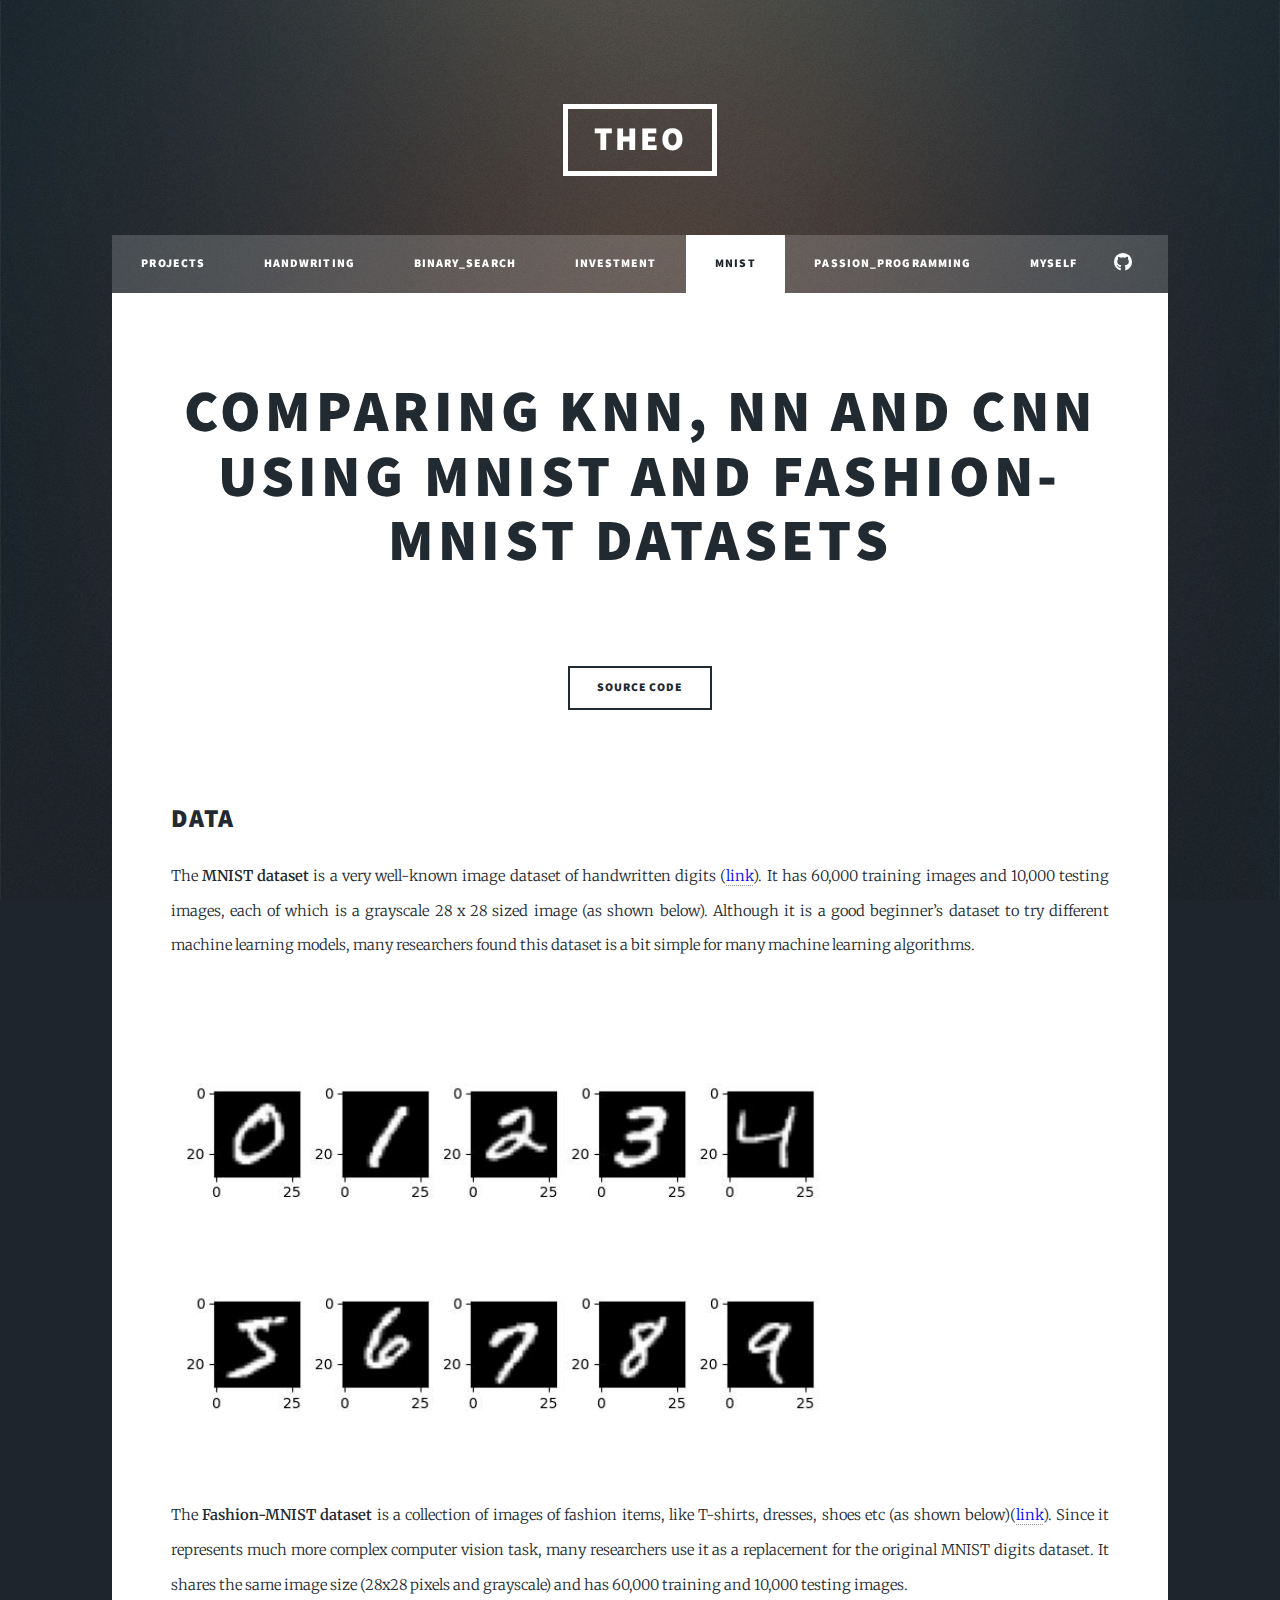
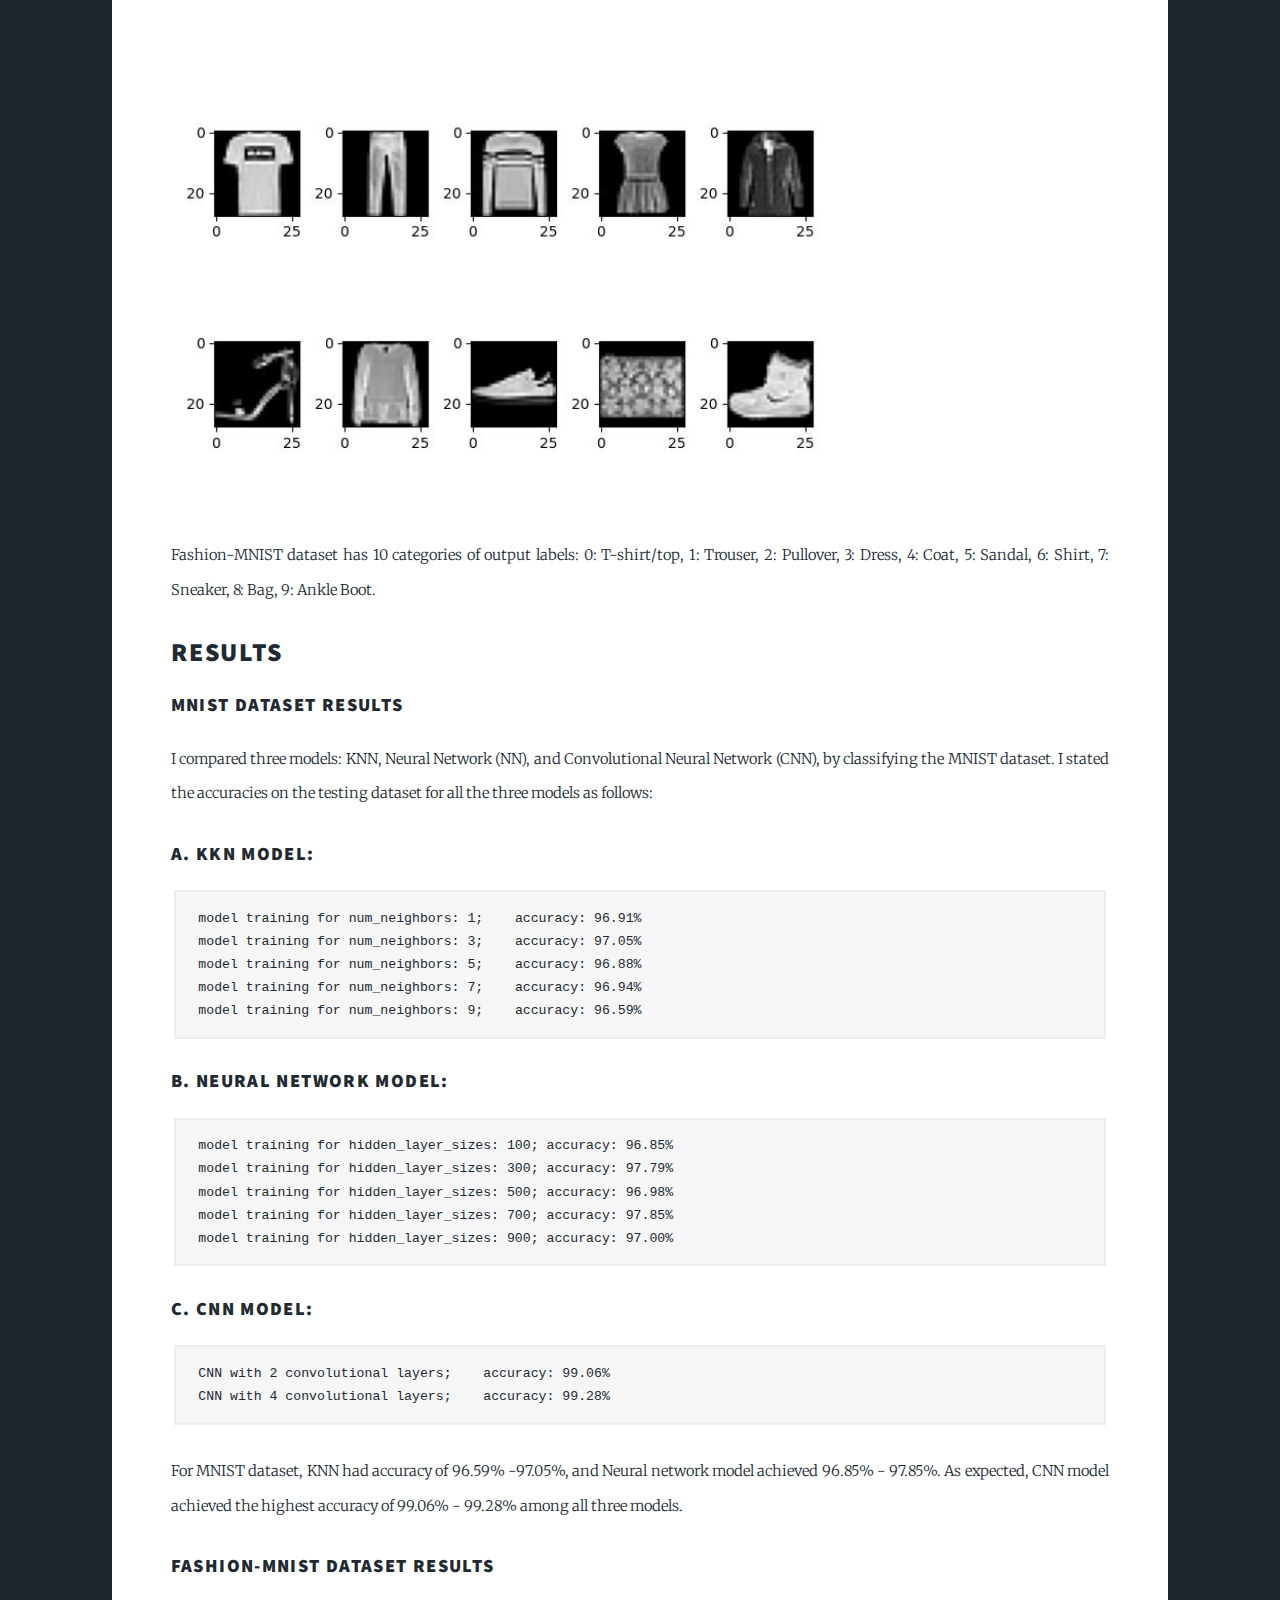
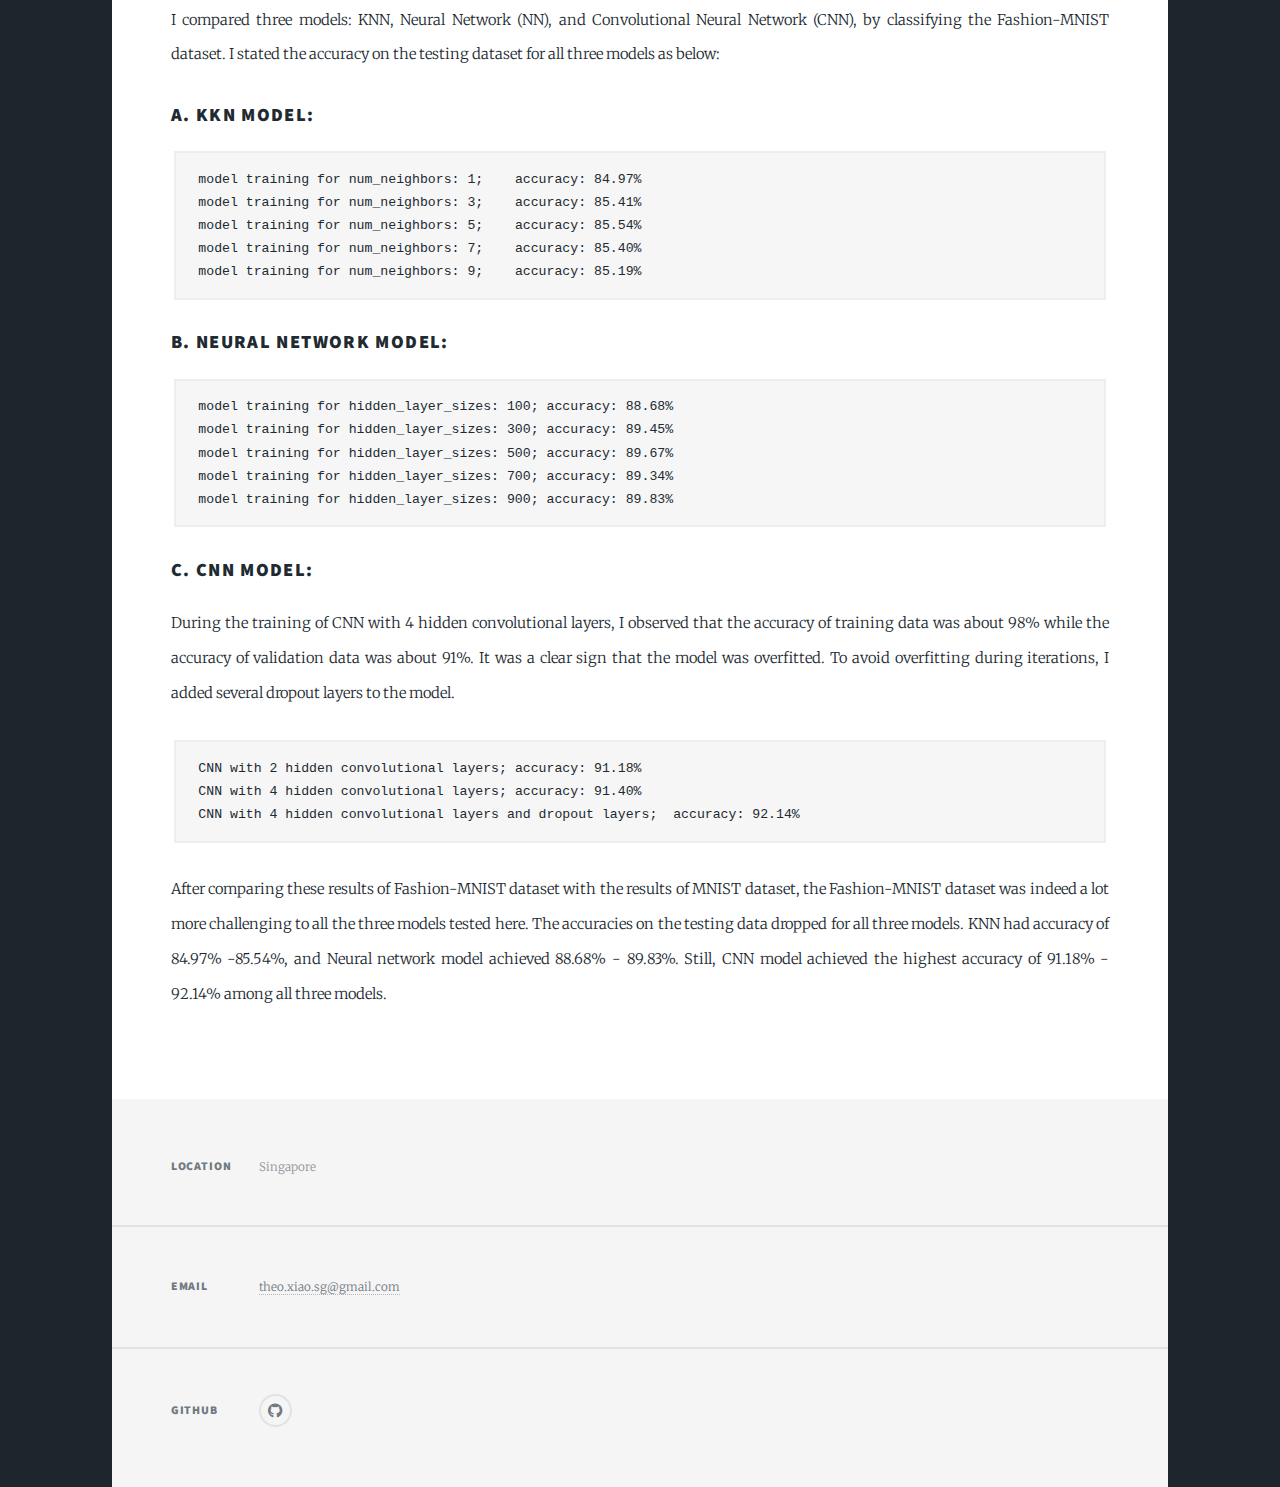
<file: mnist.html>
<!DOCTYPE HTML>
<!--
-->
<html>
	<head>
		<title>Xiao Tianyou Theo Portfolio</title>
		<meta charset="utf-8" />
		<meta name="viewport" content="width=device-width, initial-scale=1, user-scalable=no" />
		<link rel="stylesheet" href="assets/css/main.css" />
		<noscript><link rel="stylesheet" href="assets/css/noscript.css" /></noscript>
	</head>
	<body class="is-preload">

		<!-- Wrapper -->
			<div id="wrapper">

				<!-- Header -->
					<header id="header">
						<a href="index.html" class="logo">Theo</a>
					</header>

				<!-- Nav -->
					<nav id="nav">
						<ul class="links">
							<li><a href="index.html">Projects</a></li>
							<li><a href="handwriting_recognition.html">Handwriting</a></li>
							<li><a href="binary_search.html">Binary_Search</a></li>
							<li><a href="investment.html">Investment</a></li>
							<li class = "active"><a href="mnist.html">MNIST</a></li>
							<li><a href="passion_computing.html">Passion_Programming</a></li>
							<li><a href="myself.html">Myself</a></li>
						</ul>
						<ul class="icons">
							<li><a href="https://github.com/theo-xiao-sg" class="icon brands fa-github"  target="_blank"><span class="label">GitHub</span></a></li>
						</ul>
					</nav>

				<!-- Main -->
					<div id="main">

						<!-- Post -->
							<section class="post">
								<header class="major">
									<h1>COMPARING KNN, NN AND CNN USING MNIST AND Fashion-MNIST DATASETS</h1>
									<p><br /></p>
									<a href="https://github.com/theo-xiao-sg/mnist_recognition" target="_blank" class="button">Source code</a>
									<p><br /></p>
								</header>
								<!-- Lists -->
									<h2>Data</h2>
									<p>The <b>MNIST dataset</b> is a very well-known image dataset of handwritten digits (<a href="https://en.wikipedia.org/wiki/MNIST_database" style="color: blue;">link</a>). It has 60,000 training images and 10,000 testing images, each of which is a grayscale 28 x 28 sized image (as shown below). Although it is a good beginner’s dataset to try different machine learning models, many researchers found this dataset is a bit simple for many machine learning algorithms.</p>
									<img src="images/mnist_illustration.jpg" style="width: 70%; height: auto;">
									<p>The <b>Fashion-MNIST dataset</b> is a collection of images of fashion items, like T-shirts, dresses, shoes etc (as shown below)(<a href="https://en.wikipedia.org/wiki/Fashion_MNIST" style="color: blue;">link</a>). Since it represents much more complex computer vision task, many researchers use it as a replacement for the original MNIST digits dataset. It shares the same image size (28x28 pixels and grayscale) and has 60,000 training and 10,000 testing images. </p>
									<img src="images/fashion_mnist_illustration.jpg" style="width: 70%; height: auto;">
									<p>Fashion-MNIST dataset has 10 categories of output labels: 0: T-shirt/top, 1: Trouser, 2: Pullover, 3: Dress, 4: Coat, 5: Sandal, 6: Shirt, 7: Sneaker, 8: Bag, 9: Ankle Boot.</p>
									<h2>Results</h2>
									<h3>MNIST dataset Results</h3>
									<p>I compared three models: KNN, Neural Network (NN), and Convolutional Neural Network (CNN), by classifying the MNIST dataset. I stated the accuracies on the testing dataset for all the three models as follows:</p>
									<h3>a. KKN model:</h3>
									<!-- Preformatted Code -->
								<style>
									pre {
										tab-size: 4;
									}
								</style>
								<pre><code>model training for num_neighbors: 1;	accuracy: 96.91%
model training for num_neighbors: 3; 	accuracy: 97.05%
model training for num_neighbors: 5; 	accuracy: 96.88%
model training for num_neighbors: 7;	accuracy: 96.94%
model training for num_neighbors: 9;	accuracy: 96.59%
</code></pre>
									<h3>b. Neural Network model:</h3>
								<!-- Preformatted Code -->
								<style>
									pre {
										tab-size: 4;
									}
								</style>
								<pre><code>model training for hidden_layer_sizes: 100;	accuracy: 96.85%
model training for hidden_layer_sizes: 300;	accuracy: 97.79%
model training for hidden_layer_sizes: 500;	accuracy: 96.98%
model training for hidden_layer_sizes: 700;	accuracy: 97.85%
model training for hidden_layer_sizes: 900;	accuracy: 97.00%
</code></pre>
									<h3>c. CNN model:</h3>
								<!-- Preformatted Code -->
								<style>
									pre {
										tab-size: 4;
									}
								</style>
								<pre><code>CNN with 2 convolutional layers;	accuracy: 99.06%
CNN with 4 convolutional layers;	accuracy: 99.28%
</code></pre>
								<p>For MNIST dataset, KNN had accuracy of 96.59% -97.05%, and Neural network model achieved 96.85% - 97.85%.  As expected, CNN model achieved the highest accuracy of 99.06% - 99.28% among all three models. </p>
							<h3>Fashion-MNIST dataset Results</h3>
							<p>I compared three models: KNN, Neural Network (NN), and Convolutional Neural Network (CNN), by classifying the Fashion-MNIST dataset. I stated the accuracy on the testing dataset for all three models as below:</p>
							<h3>a. KKN model:</h3>
								<!-- Preformatted Code -->
								<style>
									pre {
										tab-size: 4;
									}
								</style>
								<pre><code>model training for num_neighbors: 1;	accuracy: 84.97%
model training for num_neighbors: 3;	accuracy: 85.41%
model training for num_neighbors: 5;	accuracy: 85.54%
model training for num_neighbors: 7;	accuracy: 85.40%
model training for num_neighbors: 9;	accuracy: 85.19%
</code></pre>
							<h3>b. Neural Network model:</h3>
								<!-- Preformatted Code -->
								<style>
									pre {
										tab-size: 4;
									}
								</style>
								<pre><code>model training for hidden_layer_sizes: 100;	accuracy: 88.68%
model training for hidden_layer_sizes: 300;	accuracy: 89.45%
model training for hidden_layer_sizes: 500;	accuracy: 89.67%
model training for hidden_layer_sizes: 700;	accuracy: 89.34%
model training for hidden_layer_sizes: 900;	accuracy: 89.83%
</code></pre>
								<h3>c. CNN model:</h3>
								<p>During the training of CNN with 4 hidden convolutional layers, I observed that the accuracy of training data was about 98% while the accuracy of validation data was about 91%. It was a clear sign that the model was overfitted. To avoid overfitting during iterations, I added several dropout layers to the model.</p>
								<!-- Preformatted Code -->
								<style>
									pre {
										tab-size: 4;
									}
								</style>
								<pre><code>CNN with 2 hidden convolutional layers;	accuracy: 91.18%
CNN with 4 hidden convolutional layers;	accuracy: 91.40%
CNN with 4 hidden convolutional layers and dropout layers;	accuracy: 92.14%
</code></pre>
								<p>After comparing these results of Fashion-MNIST dataset with the results of MNIST dataset, the Fashion-MNIST dataset was indeed a lot more challenging to all the three models tested here. The accuracies on the testing data dropped for all three models. KNN had accuracy of 84.97% -85.54%, and Neural network model achieved 88.68% - 89.83%.  Still, CNN model achieved the highest accuracy of 91.18% - 92.14% among all three models.</p>
							</section>
					</div>
				<!-- Footer -->
					<footer id="footer">
						<section class="split contact">
							<section class="alt">
								<h3>Location</h3>
								<p>Singapore</p>
							</section>
							<section>
								<h3>Email</h3>
								<p><a href="#">theo.xiao.sg@gmail.com</a></p>
							</section>
							<section>
								<h3>GitHub</h3>
								<ul class="icons alt">
									<li><a href="https://github.com/theo-xiao-sg" class="icon brands alt fa-github"><span class="label">GitHub</span></a></li>
								</ul>
							</section>
						</section>
					</footer>

		<!-- Scripts -->
			<script src="assets/js/jquery.min.js"></script>
			<script src="assets/js/jquery.scrollex.min.js"></script>
			<script src="assets/js/jquery.scrolly.min.js"></script>
			<script src="assets/js/browser.min.js"></script>
			<script src="assets/js/breakpoints.min.js"></script>
			<script src="assets/js/util.js"></script>
			<script src="assets/js/main.js"></script>

	</body>
</html>
</file>
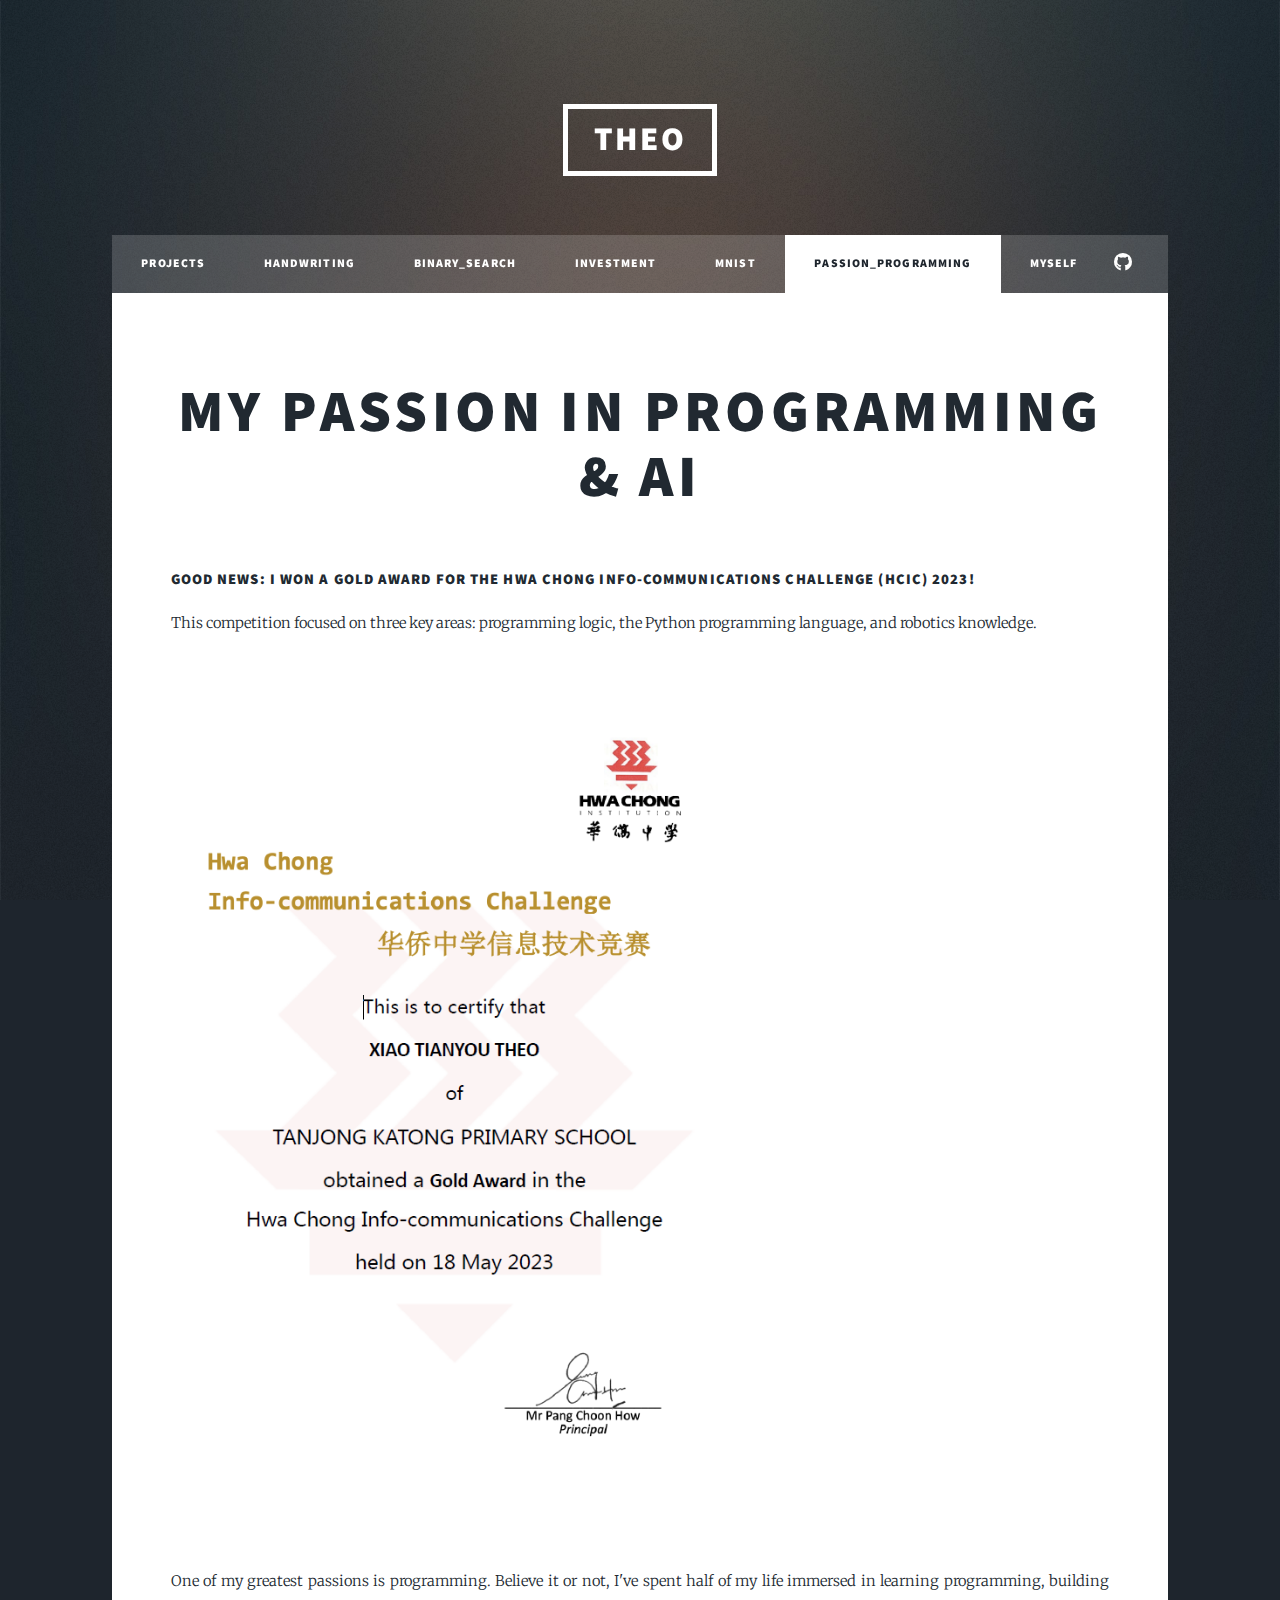
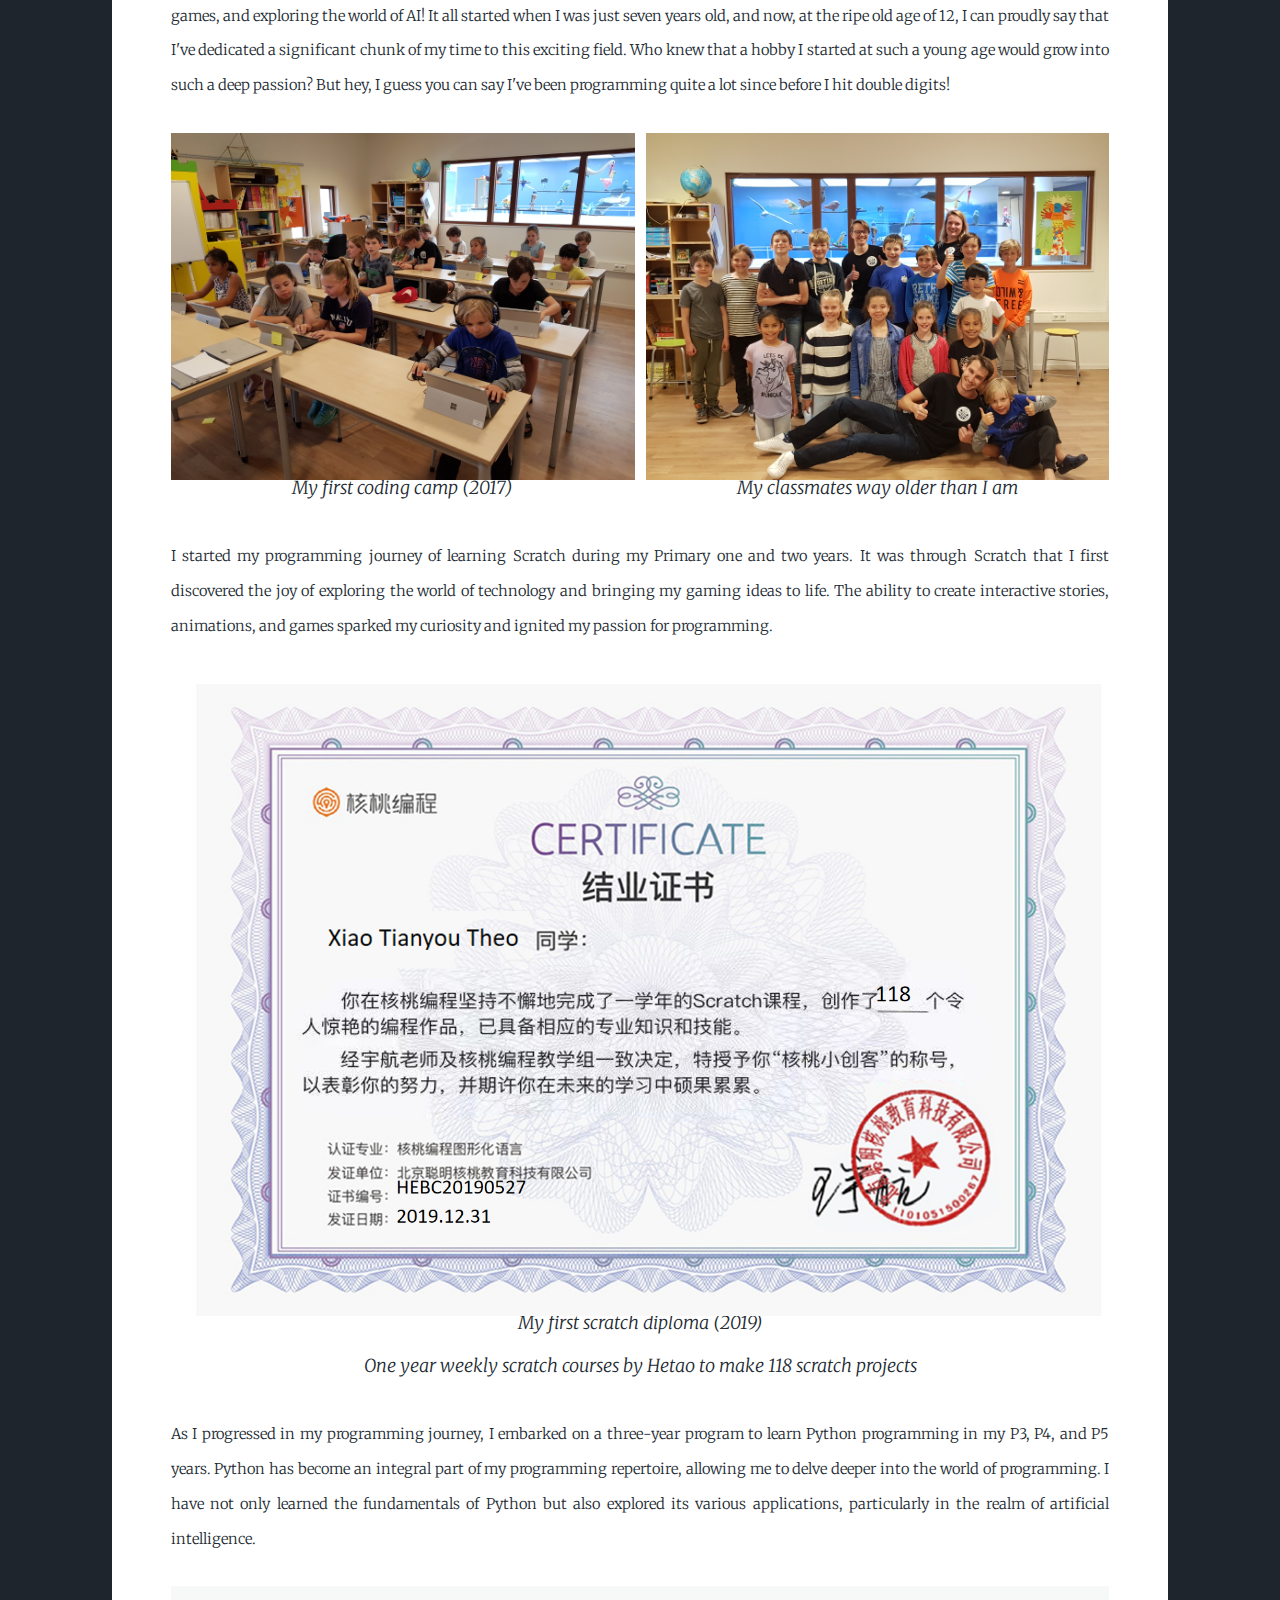
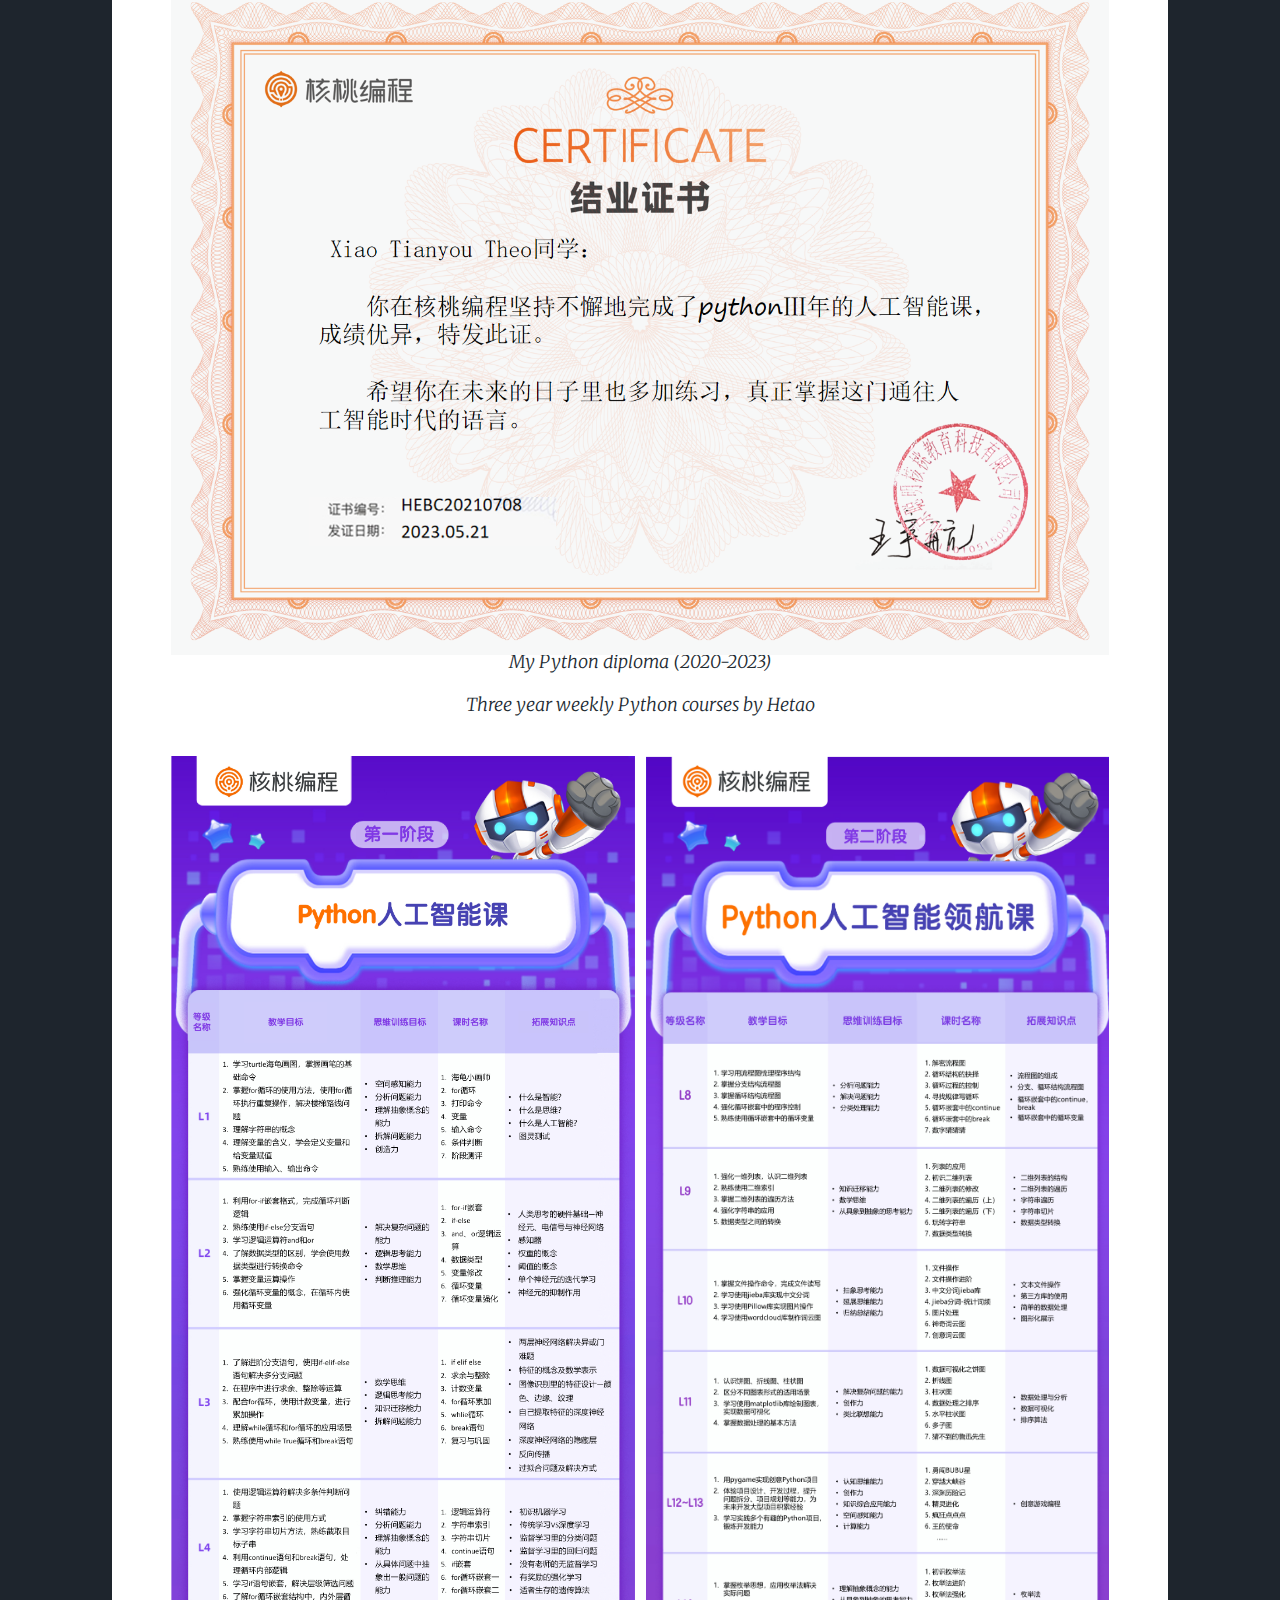
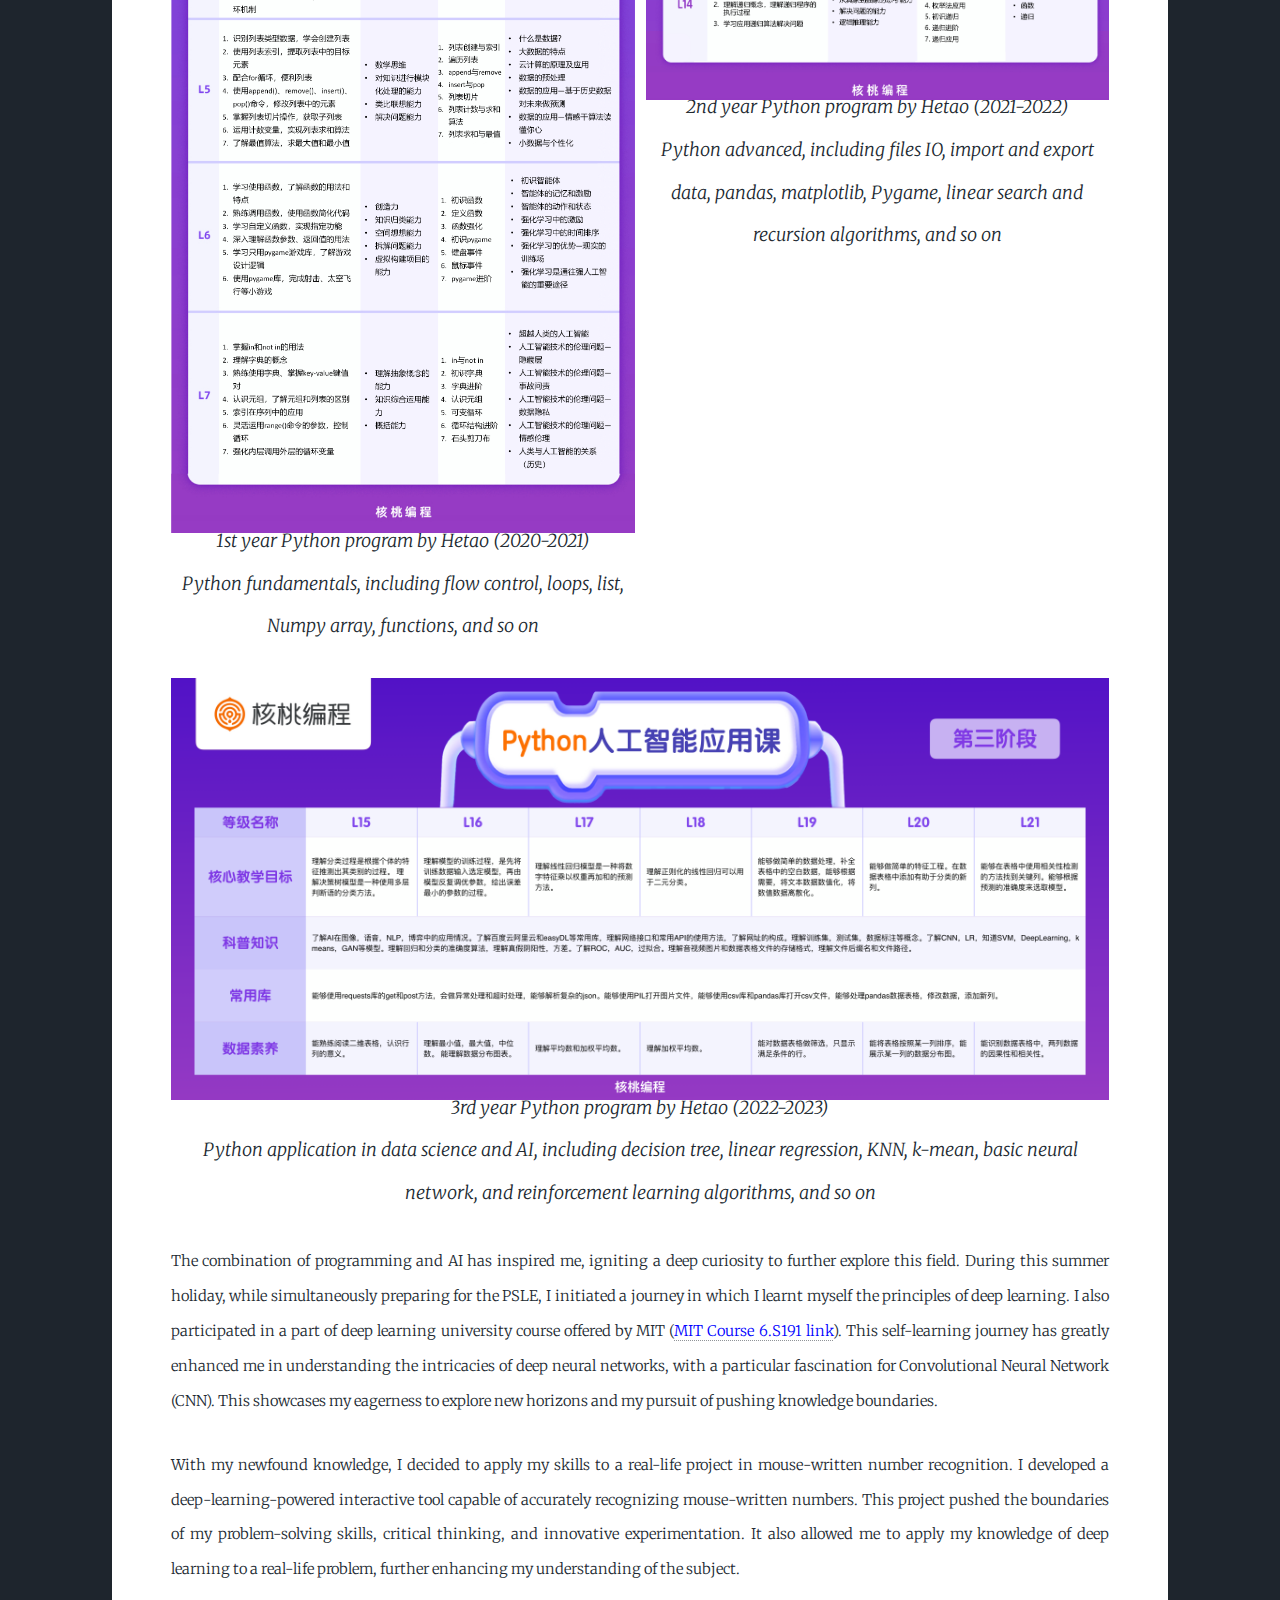
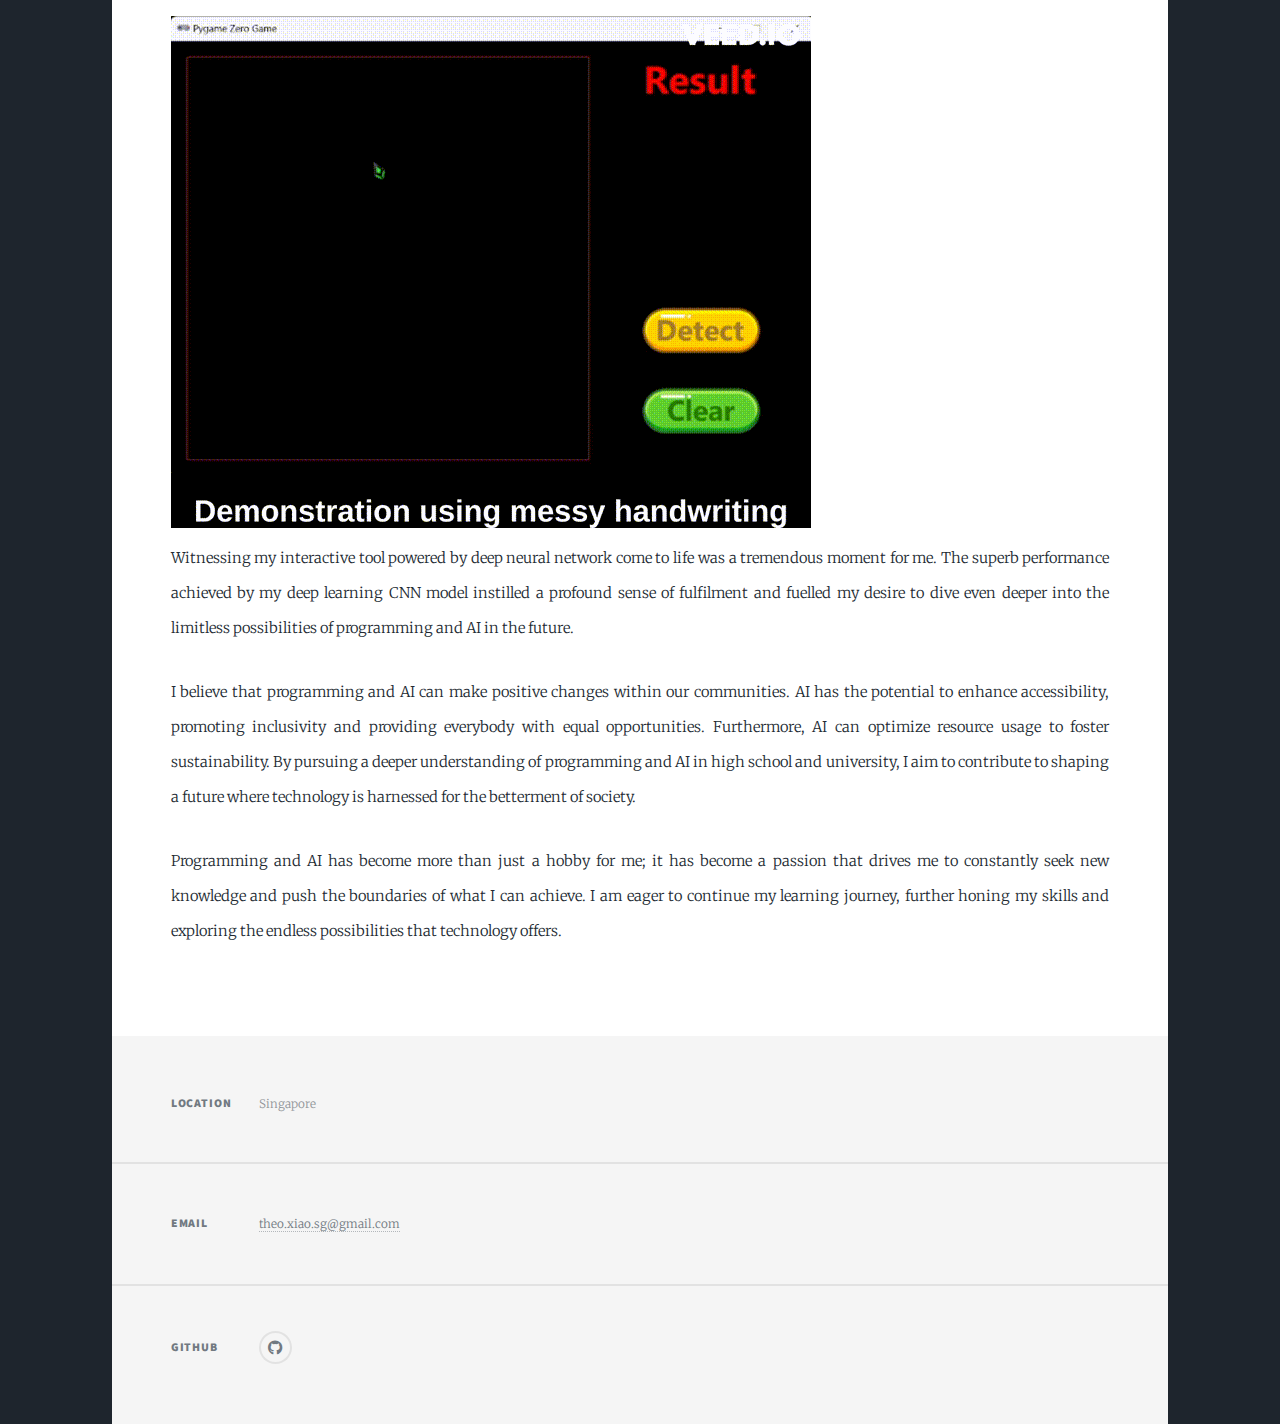
<file: passion_computing.html>
<!DOCTYPE HTML>
<!--
-->
<html>
	<head>
		<title>Xiao Tianyou Theo Portfolio</title>
		<meta charset="utf-8" />
		<meta name="viewport" content="width=device-width, initial-scale=1, user-scalable=no" />
		<link rel="stylesheet" href="assets/css/main.css" />
		<noscript><link rel="stylesheet" href="assets/css/noscript.css" /></noscript>
	</head>
	<body class="is-preload">

		<!-- Wrapper -->
			<div id="wrapper">
				<!-- Header -->
					<header id="header">
						<a href="index.html" class="logo">Theo</a>
					</header>
				<!-- Nav -->
					<nav id="nav">
						<ul class="links">
							<li><a href="index.html">Projects</a></li>
							<li><a href="handwriting_recognition.html">Handwriting</a></li>
							<li><a href="binary_search.html">Binary_Search</a></li>
							<li><a href="investment.html">Investment</a></li>
							<li><a href="mnist.html">MNIST</a></li>
							<li class="active"><a href="passion_computing.html">Passion_Programming</a></li>
							<li><a href="myself.html">Myself</a></li>
						</ul>
						<ul class="icons">
							<li><a href="https://github.com/theo-xiao-sg" class="icon brands fa-github"><span class="label">GitHub</span></a></li>
						</ul>
					</nav>

				<!-- Main -->
					<div id="main">

						<!-- Post -->
							<section class="post">
								<header class="major">
									
									<h1>My Passion in Programming & AI</h1>
									
								</header>
								<h4>Good news: I won a Gold Award for the Hwa Chong Info-communications Challenge (HCIC) 2023! </h4>
								<p>This competition focused on three key areas: programming logic, the Python programming language, and robotics knowledge.</p>
								<div class="image main"><img src="images/Theo_HCIC.png" style="width: 60%; height: auto;" alt="" /></div>
								<p>One of my greatest passions is programming. Believe it or not, I've spent half of my life immersed in learning programming, building games, and exploring the world of AI! It all started when I was just seven years old, and now, at the ripe old age of 12, I can proudly say that I've dedicated a significant chunk of my time to this exciting field. Who knew that a hobby I started at such a young age would grow into such a deep passion? But hey, I guess you can say I've been programming quite a lot since before I hit double digits!</p>
								<!-- Image -->
								
								<style>
									.image-caption {
									  text-align: center;
									  font-style: italic;
									  margin-top: -50px; /* Adjust the margin value as desired */
									  }
								  </style>
								  
								  <div class="box alt">
									<div class="row gtr-50 gtr-uniform">
									  <div class="col-6">
										<figure>
										  <span class="image fit">
											<img src="images/code_camp1.jpg" alt="" />
										  </span>
										  <figcaption class="image-caption">My first coding camp (2017)</figcaption>
										</figure>
									  </div>
									  <div class="col-6">
										<figure>
										  <span class="image fit">
											<img src="images/code_camp.jpg" alt="" />
										  </span>
										  <figcaption class="image-caption">My classmates way older than I am</figcaption>
										</figure>
									  </div>
									</div>
								  </div>
								  
								  
								<p>I started my programming journey of learning Scratch during my Primary one and two years. It was through Scratch that I first discovered the joy of exploring the world of technology and bringing my gaming ideas to life. The ability to create interactive stories, animations, and games sparked my curiosity and ignited my passion for programming.</p>
								<!-- Image -->
								
								<style>
									.image-caption {
									  text-align: center;
									  font-style: italic;
									  margin-top: -50px; /* Adjust the margin value as desired */
									  }
								  </style>
								  
								  <div class="box alt">
									<div class="row gtr-50 gtr-uniform">
									  <div class="col-12">
										<figure>
										  <span class="image fit">
											<img src="images/scratch_diploma.png" alt="" />
										  </span>
										  <figcaption class="image-caption">My first scratch diploma (2019) </br> One year weekly scratch courses by Hetao to make 118 scratch projects</figcaption>
										</figure>
									  </div>
									</div>
								  </div>
								<p>As I progressed in my programming journey, I embarked on a three-year program to learn Python programming in my P3, P4, and P5 years. Python has become an integral part of my programming repertoire, allowing me to delve deeper into the world of programming. I have not only learned the fundamentals of Python but also explored its various applications, particularly in the realm of artificial intelligence.</p>
								<!-- Image -->
								
								<style>
									.image-caption {
									  text-align: center;
									  font-style: italic;
									  margin-top: -50px; /* Adjust the margin value as desired */
									  font-size: 18px; /* Adjust the font size value as desired */
									}
								  </style>
								  
								  <div class="box alt">
									<div class="row gtr-50 gtr-uniform">
									  <div class="col-12">
										<figure>
										  <span class="image fit">
											<img src="images/python_diploma.png" alt="" />
										  </span>
										  <figcaption class="image-caption">My Python diploma (2020-2023) </br> Three year weekly Python courses by Hetao</figcaption>
										</figure>
									  </div>
									  
									</div>
								  </div>
								<!-- Image -->

								<style>
									.image-caption {
									  text-align: center;
									  font-style: italic;
									  margin-top: -50px; /* Adjust the margin value as desired */
									  }
								  </style>

								  <div class="box alt">
									<div class="row gtr-50 gtr-uniform">
									  <div class="col-6">
										<figure>
										  <span class="image fit">
											<img src="images/pythonI_program.jpg" alt="" />
										  </span>
										  <figcaption class="image-caption">1st year Python program by Hetao (2020-2021) </br> Python fundamentals, including flow control, loops, list, Numpy array, functions, and so on</figcaption>
										</figure>
									  </div>
									  <div class="col-6">
										<figure>
										  <span class="image fit">
											<img src="images/pythonII_program.png" alt="" />
										  </span>
										  <figcaption class="image-caption">2nd year Python program by Hetao (2021-2022) </br> Python advanced, including files IO, import and export data, pandas, matplotlib, Pygame, linear search and recursion algorithms, and so on</figcaption>
										</figure>
									  </div>
									</div>
								  </div>
								<!-- Image -->

								<style>
									.image-caption {
									  text-align: center;
									  font-style: italic;
									  margin-top: -50px; /* Adjust the margin value as desired */
									  }
								  </style>

								  <div class="box alt">
									<div class="row gtr-50 gtr-uniform">
									  <div class="col-12">
										<figure>
										  <span class="image fit">
											<img src="images/pythonIII_program.png" alt="" />
										  </span>
										  <figcaption class="image-caption">3rd year Python program by Hetao (2022-2023) </br> Python application in data science and AI, including decision tree, linear regression, KNN, k-mean, basic neural network, and reinforcement learning algorithms, and so on</figcaption>
										</figure>
									  </div>
									</div>
								  </div>
								<p>The combination of programming and AI has inspired me, igniting a deep curiosity to further explore this field. During this summer holiday, while simultaneously preparing for the PSLE, I initiated a journey in which I learnt myself the principles of deep learning. I also participated in a part of deep learning university course offered by MIT (<a href="http://introtodeeplearning.com/" style="color: blue;">MIT Course 6.S191 link</a>). This self-learning journey has greatly enhanced me in understanding the intricacies of deep neural networks, with a particular fascination for Convolutional Neural Network (CNN). This showcases my eagerness to explore new horizons and my pursuit of pushing knowledge boundaries.</p>
								<p>With my newfound knowledge, I decided to apply my skills to a real-life project in mouse-written number recognition. I developed a deep-learning-powered interactive tool capable of accurately recognizing mouse-written numbers. This project pushed the boundaries of my problem-solving skills, critical thinking, and innovative experimentation. It also allowed me to apply my knowledge of deep learning to a real-life problem, further enhancing my understanding of the subject.</p>
								<img src = "images/handwriting_messy.gif">
								<p>Witnessing my interactive tool powered by deep neural network come to life was a tremendous moment for me. The superb performance achieved by my deep learning CNN model instilled a profound sense of fulfilment and fuelled my desire to dive even deeper into the limitless possibilities of programming and AI in the future.</p>
								<p>I believe that programming and AI can make positive changes within our communities. AI has the potential to enhance accessibility, promoting inclusivity and providing everybody with equal opportunities. Furthermore, AI can optimize resource usage to foster sustainability. By pursuing a deeper understanding of programming and AI in high school and university, I aim to contribute to shaping a future where technology is harnessed for the betterment of society. </p>
								<p>Programming and AI has become more than just a hobby for me; it has become a passion that drives me to constantly seek new knowledge and push the boundaries of what I can achieve. I am eager to continue my learning journey, further honing my skills and exploring the endless possibilities that technology offers.</p>

							</section>

					</div>

				<!-- Footer -->
					<footer id="footer">
						<section class="split contact">
							<section class="alt">
								<h3>Location</h3>
								<p>Singapore</p>
							</section>					
							<section>
								<h3>Email</h3>
								<p><a href="#">theo.xiao.sg@gmail.com</a></p>
							</section>
							<section>
								<h3>GitHub</h3>
								<ul class="icons alt">
									<li><a href="https://github.com/theo-xiao-sg" class="icon brands alt fa-github"><span class="label">GitHub</span></a></li>
								</ul>
							</section>
						</section>
					</footer>

				

			</div>

		<!-- Scripts -->
			<script src="assets/js/jquery.min.js"></script>
			<script src="assets/js/jquery.scrollex.min.js"></script>
			<script src="assets/js/jquery.scrolly.min.js"></script>
			<script src="assets/js/browser.min.js"></script>
			<script src="assets/js/breakpoints.min.js"></script>
			<script src="assets/js/util.js"></script>
			<script src="assets/js/main.js"></script>

	</body>
</html>
</file>
<file: styles.css>
pre { line-height: 125%; }
td.linenos .normal { color: #6e7681; background-color: #0d1117; padding-left: 5px; padding-right: 5px; }
span.linenos { color: #6e7681; background-color: #0d1117; padding-left: 5px; padding-right: 5px; }
td.linenos .special { color: #c9d1d9; background-color: #6e7681; padding-left: 5px; padding-right: 5px; }
span.linenos.special { color: #c9d1d9; background-color: #6e7681; padding-left: 5px; padding-right: 5px; }
.highlight .hll { background-color: #6e7681 }
.highlight { background: #0d1117; color: #c9d1d9 }
.highlight .c { color: #8b949e; font-style: italic } /* Comment */
.highlight .err { color: #f85149 } /* Error */
.highlight .esc { color: #c9d1d9 } /* Escape */
.highlight .g { color: #c9d1d9 } /* Generic */
.highlight .k { color: #ff7b72 } /* Keyword */
.highlight .l { color: #a5d6ff } /* Literal */
.highlight .n { color: #c9d1d9 } /* Name */
.highlight .o { color: #ff7b72; font-weight: bold } /* Operator */
.highlight .x { color: #c9d1d9 } /* Other */
.highlight .p { color: #c9d1d9 } /* Punctuation */
.highlight .ch { color: #8b949e; font-style: italic } /* Comment.Hashbang */
.highlight .cm { color: #8b949e; font-style: italic } /* Comment.Multiline */
.highlight .cp { color: #8b949e; font-weight: bold; font-style: italic } /* Comment.Preproc */
.highlight .cpf { color: #8b949e; font-style: italic } /* Comment.PreprocFile */
.highlight .c1 { color: #8b949e; font-style: italic } /* Comment.Single */
.highlight .cs { color: #8b949e; font-weight: bold; font-style: italic } /* Comment.Special */
.highlight .gd { color: #ffa198; background-color: #490202 } /* Generic.Deleted */
.highlight .ge { color: #c9d1d9; font-style: italic } /* Generic.Emph */
.highlight .gr { color: #ffa198 } /* Generic.Error */
.highlight .gh { color: #79c0ff; font-weight: bold } /* Generic.Heading */
.highlight .gi { color: #56d364; background-color: #0f5323 } /* Generic.Inserted */
.highlight .go { color: #8b949e } /* Generic.Output */
.highlight .gp { color: #8b949e } /* Generic.Prompt */
.highlight .gs { color: #c9d1d9; font-weight: bold } /* Generic.Strong */
.highlight .gu { color: #79c0ff } /* Generic.Subheading */
.highlight .gt { color: #ff7b72 } /* Generic.Traceback */
.highlight .g-Underline { color: #c9d1d9; text-decoration: underline } /* Generic.Underline */
.highlight .kc { color: #79c0ff } /* Keyword.Constant */
.highlight .kd { color: #ff7b72 } /* Keyword.Declaration */
.highlight .kn { color: #ff7b72 } /* Keyword.Namespace */
.highlight .kp { color: #79c0ff } /* Keyword.Pseudo */
.highlight .kr { color: #ff7b72 } /* Keyword.Reserved */
.highlight .kt { color: #ff7b72 } /* Keyword.Type */
.highlight .ld { color: #79c0ff } /* Literal.Date */
.highlight .m { color: #a5d6ff } /* Literal.Number */
.highlight .s { color: #a5d6ff } /* Literal.String */
.highlight .na { color: #c9d1d9 } /* Name.Attribute */
.highlight .nb { color: #c9d1d9 } /* Name.Builtin */
.highlight .nc { color: #f0883e; font-weight: bold } /* Name.Class */
.highlight .no { color: #79c0ff; font-weight: bold } /* Name.Constant */
.highlight .nd { color: #d2a8ff; font-weight: bold } /* Name.Decorator */
.highlight .ni { color: #ffa657 } /* Name.Entity */
.highlight .ne { color: #f0883e; font-weight: bold } /* Name.Exception */
.highlight .nf { color: #d2a8ff; font-weight: bold } /* Name.Function */
.highlight .nl { color: #79c0ff; font-weight: bold } /* Name.Label */
.highlight .nn { color: #ff7b72 } /* Name.Namespace */
.highlight .nx { color: #c9d1d9 } /* Name.Other */
.highlight .py { color: #79c0ff } /* Name.Property */
.highlight .nt { color: #7ee787 } /* Name.Tag */
.highlight .nv { color: #79c0ff } /* Name.Variable */
.highlight .ow { color: #ff7b72; font-weight: bold } /* Operator.Word */
.highlight .pm { color: #c9d1d9 } /* Punctuation.Marker */
.highlight .w { color: #6e7681 } /* Text.Whitespace */
.highlight .mb { color: #a5d6ff } /* Literal.Number.Bin */
.highlight .mf { color: #a5d6ff } /* Literal.Number.Float */
.highlight .mh { color: #a5d6ff } /* Literal.Number.Hex */
.highlight .mi { color: #a5d6ff } /* Literal.Number.Integer */
.highlight .mo { color: #a5d6ff } /* Literal.Number.Oct */
.highlight .sa { color: #79c0ff } /* Literal.String.Affix */
.highlight .sb { color: #a5d6ff } /* Literal.String.Backtick */
.highlight .sc { color: #a5d6ff } /* Literal.String.Char */
.highlight .dl { color: #79c0ff } /* Literal.String.Delimiter */
.highlight .sd { color: #a5d6ff } /* Literal.String.Doc */
.highlight .s2 { color: #a5d6ff } /* Literal.String.Double */
.highlight .se { color: #79c0ff } /* Literal.String.Escape */
.highlight .sh { color: #79c0ff } /* Literal.String.Heredoc */
.highlight .si { color: #a5d6ff } /* Literal.String.Interpol */
.highlight .sx { color: #a5d6ff } /* Literal.String.Other */
.highlight .sr { color: #79c0ff } /* Literal.String.Regex */
.highlight .s1 { color: #a5d6ff } /* Literal.String.Single */
.highlight .ss { color: #a5d6ff } /* Literal.String.Symbol */
.highlight .bp { color: #c9d1d9 } /* Name.Builtin.Pseudo */
.highlight .fm { color: #d2a8ff; font-weight: bold } /* Name.Function.Magic */
.highlight .vc { color: #79c0ff } /* Name.Variable.Class */
.highlight .vg { color: #79c0ff } /* Name.Variable.Global */
.highlight .vi { color: #79c0ff } /* Name.Variable.Instance */
.highlight .vm { color: #79c0ff } /* Name.Variable.Magic */
.highlight .il { color: #a5d6ff } /* Literal.Number.Integer.Long */
</file>
<file: assets/css/main.css>
@import url(fontawesome-all.min.css);
@import url("https://fonts.googleapis.com/css?family=Merriweather:300,700,300italic,700italic|Source+Sans+Pro:900");

/*
	Massively by HTML5 UP
	html5up.net | @ajlkn
	Free for personal and commercial use under the CCA 3.0 license (html5up.net/license)
*/

html, body, div, span, applet, object,
iframe, h1, h2, h3, h4, h5, h6, p, blockquote,
pre, a, abbr, acronym, address, big, cite,
code, del, dfn, em, img, ins, kbd, q, s, samp,
small, strike, strong, sub, sup, tt, var, b,
u, i, center, dl, dt, dd, ol, ul, li, fieldset,
form, label, legend, table, caption, tbody,
tfoot, thead, tr, th, td, article, aside,
canvas, details, embed, figure, figcaption,
footer, header, hgroup, menu, nav, output, ruby,
section, summary, time, mark, audio, video {
	margin: 0;
	padding: 0;
	border: 0;
	font-size: 100%;
	font: inherit;
	vertical-align: baseline;}

article, aside, details, figcaption, figure,
footer, header, hgroup, menu, nav, section {
	display: block;}

body {
	line-height: 1;
}

ol, ul {
	list-style: none;
}

blockquote, q {
	quotes: none;
}

	blockquote:before, blockquote:after, q:before, q:after {
		content: '';
		content: none;
	}

table {
	border-collapse: collapse;
	border-spacing: 0;
}

body {
	-webkit-text-size-adjust: none;
}

mark {
	background-color: transparent;
	color: inherit;
}

input::-moz-focus-inner {
	border: 0;
	padding: 0;
}

input, select, textarea {
	-moz-appearance: none;
	-webkit-appearance: none;
	-ms-appearance: none;
	appearance: none;
}

/* Basic */

	@-ms-viewport {
		width: device-width;
	}

	body {
		-ms-overflow-style: scrollbar;
	}

	@media screen and (max-width: 480px) {

		html, body {
			min-width: 320px;
		}

	}

	html {
		box-sizing: border-box;
	}

	*, *:before, *:after {
		box-sizing: inherit;
	}

	body {
		background-color: #1e252d;
	}

		body.is-preload *, body.is-preload *:before, body.is-preload *:after {
			-moz-animation: none !important;
			-webkit-animation: none !important;
			-ms-animation: none !important;
			animation: none !important;
			-moz-transition: none !important;
			-webkit-transition: none !important;
			-ms-transition: none !important;
			transition: none !important;
		}

/* Type */

	html {
		font-size: 16pt;
	}

		@media screen and (max-width: 1680px) {

			html {
				font-size: 12pt;
			}

		}

		@media screen and (max-width: 1280px) {

			html {
				font-size: 11pt;
			}

		}

		@media screen and (max-width: 360px) {

			html {
				font-size: 10pt;
			}

		}

	body {
		color: #212931;
	}

	body, input, select, textarea {
		font-family: "Merriweather", Georgia, serif;
		font-weight: 300;
		font-size: 1rem;
		line-height: 2.375;
	}

	a {
		-moz-transition: color 0.2s ease-in-out, background-color 0.2s ease-in-out, border-color 0.2s ease-in-out, box-shadow 0.2s ease-in-out;
		-webkit-transition: color 0.2s ease-in-out, background-color 0.2s ease-in-out, border-color 0.2s ease-in-out, box-shadow 0.2s ease-in-out;
		-ms-transition: color 0.2s ease-in-out, background-color 0.2s ease-in-out, border-color 0.2s ease-in-out, box-shadow 0.2s ease-in-out;
		transition: color 0.2s ease-in-out, background-color 0.2s ease-in-out, border-color 0.2s ease-in-out, box-shadow 0.2s ease-in-out;
		border-bottom: dotted 1px;
		text-decoration: none;
	}

		a:hover {
			border-bottom-color: transparent;
		}

	strong, b {
		font-weight: 600;
	}

	em, i {
		font-style: italic;
	}

	p {
		text-align: justify;
		margin: 0 0 2rem 0;
	}

	h1, h2, h3, h4, h5, h6 {
		font-family: "Source Sans Pro", Helvetica, sans-serif;
		font-weight: 900;
		line-height: 1.5;
		letter-spacing: 0.075em;
		text-transform: uppercase;
		margin: 0 0 1rem 0;
	}

		h1 a, h2 a, h3 a, h4 a, h5 a, h6 a {
			border-bottom: 0;
			color: inherit;
			text-decoration: none;
		}

	h1 {
		font-size: 4rem;
		line-height: 1.1;
		margin: 0 0 2rem 0;
	}

	h2 {
		font-size: 1.75rem;
		line-height: 1.3;
		margin: 0 0 1.5rem 0;
	}

	h3 {
		font-size: 1.25rem;
		margin: 0 0 1.5rem 0;
	}

	h4 {
		font-size: 1rem;
	}

	h5 {
		font-size: 0.9rem;
	}

	h6 {
		font-size: 0.8rem;
	}

	sub {
		font-size: 0.8rem;
		position: relative;
		top: 0.5rem;
	}

	sup {
		font-size: 0.8rem;
		position: relative;
		top: -0.5rem;
	}

	blockquote {
		border-left: solid 4px;
		font-style: italic;
		margin: 0 0 2rem 0;
		padding: 0.5rem 0 0.5rem 2rem;
	}

	code {
		border: solid 2px;
		font-family: "Courier New", monospace;
		font-size: 0.9rem;
		margin: 0 0.25rem;
		padding: 0.25rem 0.65rem;
	}

	pre {
		-webkit-overflow-scrolling: touch;
		font-family: "Courier New", monospace;
		font-size: 0.9rem;
		margin: 0 0 2rem 0;
	}

		pre code {
			display: block;
			line-height: 1.75;
			padding: 1rem 1.5rem;
			overflow-x: auto;
		}

	hr {
		border: 0;
		border-bottom: solid 2px;
		margin: 3rem 0;
	}

		hr.major {
			margin: 5rem 0;
		}

	.align-left {
		text-align: left;
	}

	.align-center {
		text-align: center;
	}

	.align-right {
		text-align: right;
	}

	input, select, textarea {
		color: #212931;
	}

	a {
		color: #212931;
		border-bottom-color: rgba(33, 41, 49, 0.5);
	}

		a:hover {
			border-bottom-color: transparent;
			color: #18bfef !important;
		}

	strong, b {
		color: #212931;
	}

	h1, h2, h3, h4, h5, h6 {
		color: #212931;
	}

	blockquote {
		border-left-color: #eeeeee;
	}

	code {
		background: rgba(220, 220, 220, 0.25);
		border-color: #eeeeee;
	}

	hr {
		border-bottom-color: #eeeeee;
	}

/* Row */

	.row {
		display: flex;
		flex-wrap: wrap;
		box-sizing: border-box;
		align-items: stretch;
	}

		.row > * {
			box-sizing: border-box;
		}

		.row.gtr-uniform > * > :last-child {
			margin-bottom: 0;
		}

		.row.aln-left {
			justify-content: flex-start;
		}

		.row.aln-center {
			justify-content: center;
		}

		.row.aln-right {
			justify-content: flex-end;
		}

		.row.aln-top {
			align-items: flex-start;
		}

		.row.aln-middle {
			align-items: center;
		}

		.row.aln-bottom {
			align-items: flex-end;
		}

		.row > .imp {
			order: -1;
		}

		.row > .col-1 {
			width: 8.33333%;
		}

		.row > .off-1 {
			margin-left: 8.33333%;
		}

		.row > .col-2 {
			width: 16.66667%;
		}

		.row > .off-2 {
			margin-left: 16.66667%;
		}

		.row > .col-3 {
			width: 25%;
		}

		.row > .off-3 {
			margin-left: 25%;
		}

		.row > .col-4 {
			width: 33.33333%;
		}

		.row > .off-4 {
			margin-left: 33.33333%;
		}

		.row > .col-5 {
			width: 41.66667%;
		}

		.row > .off-5 {
			margin-left: 41.66667%;
		}

		.row > .col-6 {
			width: 50%;
		}

		.row > .off-6 {
			margin-left: 50%;
		}

		.row > .col-7 {
			width: 58.33333%;
		}

		.row > .off-7 {
			margin-left: 58.33333%;
		}

		.row > .col-8 {
			width: 66.66667%;
		}

		.row > .off-8 {
			margin-left: 66.66667%;
		}

		.row > .col-9 {
			width: 75%;
		}

		.row > .off-9 {
			margin-left: 75%;
		}

		.row > .col-10 {
			width: 83.33333%;
		}

		.row > .off-10 {
			margin-left: 83.33333%;
		}

		.row > .col-11 {
			width: 91.66667%;
		}

		.row > .off-11 {
			margin-left: 91.66667%;
		}

		.row > .col-12 {
			width: 100%;
		}

		.row > .off-12 {
			margin-left: 100%;
		}

		.row.gtr-0 {
			margin-top: 0;
			margin-left: 0rem;
		}

			.row.gtr-0 > * {
				padding: 0 0 0 0rem;
			}

			.row.gtr-0.gtr-uniform {
				margin-top: 0rem;
			}

				.row.gtr-0.gtr-uniform > * {
					padding-top: 0rem;
				}

		.row.gtr-25 {
			margin-top: 0;
			margin-left: -0.375rem;
		}

			.row.gtr-25 > * {
				padding: 0 0 0 0.375rem;
			}

			.row.gtr-25.gtr-uniform {
				margin-top: -0.375rem;
			}

				.row.gtr-25.gtr-uniform > * {
					padding-top: 0.375rem;
				}

		.row.gtr-50 {
			margin-top: 0;
			margin-left: -0.75rem;
		}

			.row.gtr-50 > * {
				padding: 0 0 0 0.75rem;
			}

			.row.gtr-50.gtr-uniform {
				margin-top: -0.75rem;
			}

				.row.gtr-50.gtr-uniform > * {
					padding-top: 0.75rem;
				}

		.row {
			margin-top: 0;
			margin-left: -1.5rem;
		}

			.row > * {
				padding: 0 0 0 1.5rem;
			}

			.row.gtr-uniform {
				margin-top: -1.5rem;
			}

				.row.gtr-uniform > * {
					padding-top: 1.5rem;
				}

		.row.gtr-150 {
			margin-top: 0;
			margin-left: -2.25rem;
		}

			.row.gtr-150 > * {
				padding: 0 0 0 2.25rem;
			}

			.row.gtr-150.gtr-uniform {
				margin-top: -2.25rem;
			}

				.row.gtr-150.gtr-uniform > * {
					padding-top: 2.25rem;
				}

		.row.gtr-200 {
			margin-top: 0;
			margin-left: -3rem;
		}

			.row.gtr-200 > * {
				padding: 0 0 0 3rem;
			}

			.row.gtr-200.gtr-uniform {
				margin-top: -3rem;
			}

				.row.gtr-200.gtr-uniform > * {
					padding-top: 3rem;
				}

		@media screen and (max-width: 1680px) {

			.row {
				display: flex;
				flex-wrap: wrap;
				box-sizing: border-box;
				align-items: stretch;
			}

				.row > * {
					box-sizing: border-box;
				}

				.row.gtr-uniform > * > :last-child {
					margin-bottom: 0;
				}

				.row.aln-left {
					justify-content: flex-start;
				}

				.row.aln-center {
					justify-content: center;
				}

				.row.aln-right {
					justify-content: flex-end;
				}

				.row.aln-top {
					align-items: flex-start;
				}

				.row.aln-middle {
					align-items: center;
				}

				.row.aln-bottom {
					align-items: flex-end;
				}

				.row > .imp-xlarge {
					order: -1;
				}

				.row > .col-1-xlarge {
					width: 8.33333%;
				}

				.row > .off-1-xlarge {
					margin-left: 8.33333%;
				}

				.row > .col-2-xlarge {
					width: 16.66667%;
				}

				.row > .off-2-xlarge {
					margin-left: 16.66667%;
				}

				.row > .col-3-xlarge {
					width: 25%;
				}

				.row > .off-3-xlarge {
					margin-left: 25%;
				}

				.row > .col-4-xlarge {
					width: 33.33333%;
				}

				.row > .off-4-xlarge {
					margin-left: 33.33333%;
				}

				.row > .col-5-xlarge {
					width: 41.66667%;
				}

				.row > .off-5-xlarge {
					margin-left: 41.66667%;
				}

				.row > .col-6-xlarge {
					width: 50%;
				}

				.row > .off-6-xlarge {
					margin-left: 50%;
				}

				.row > .col-7-xlarge {
					width: 58.33333%;
				}

				.row > .off-7-xlarge {
					margin-left: 58.33333%;
				}

				.row > .col-8-xlarge {
					width: 66.66667%;
				}

				.row > .off-8-xlarge {
					margin-left: 66.66667%;
				}

				.row > .col-9-xlarge {
					width: 75%;
				}

				.row > .off-9-xlarge {
					margin-left: 75%;
				}

				.row > .col-10-xlarge {
					width: 83.33333%;
				}

				.row > .off-10-xlarge {
					margin-left: 83.33333%;
				}

				.row > .col-11-xlarge {
					width: 91.66667%;
				}

				.row > .off-11-xlarge {
					margin-left: 91.66667%;
				}

				.row > .col-12-xlarge {
					width: 100%;
				}

				.row > .off-12-xlarge {
					margin-left: 100%;
				}

				.row.gtr-0 {
					margin-top: 0;
					margin-left: 0rem;
				}

					.row.gtr-0 > * {
						padding: 0 0 0 0rem;
					}

					.row.gtr-0.gtr-uniform {
						margin-top: 0rem;
					}

						.row.gtr-0.gtr-uniform > * {
							padding-top: 0rem;
						}

				.row.gtr-25 {
					margin-top: 0;
					margin-left: -0.375rem;
				}

					.row.gtr-25 > * {
						padding: 0 0 0 0.375rem;
					}

					.row.gtr-25.gtr-uniform {
						margin-top: -0.375rem;
					}

						.row.gtr-25.gtr-uniform > * {
							padding-top: 0.375rem;
						}

				.row.gtr-50 {
					margin-top: 0;
					margin-left: -0.75rem;
				}

					.row.gtr-50 > * {
						padding: 0 0 0 0.75rem;
					}

					.row.gtr-50.gtr-uniform {
						margin-top: -0.75rem;
					}

						.row.gtr-50.gtr-uniform > * {
							padding-top: 0.75rem;
						}

				.row {
					margin-top: 0;
					margin-left: -1.5rem;
				}

					.row > * {
						padding: 0 0 0 1.5rem;
					}

					.row.gtr-uniform {
						margin-top: -1.5rem;
					}

						.row.gtr-uniform > * {
							padding-top: 1.5rem;
						}

				.row.gtr-150 {
					margin-top: 0;
					margin-left: -2.25rem;
				}

					.row.gtr-150 > * {
						padding: 0 0 0 2.25rem;
					}

					.row.gtr-150.gtr-uniform {
						margin-top: -2.25rem;
					}

						.row.gtr-150.gtr-uniform > * {
							padding-top: 2.25rem;
						}

				.row.gtr-200 {
					margin-top: 0;
					margin-left: -3rem;
				}

					.row.gtr-200 > * {
						padding: 0 0 0 3rem;
					}

					.row.gtr-200.gtr-uniform {
						margin-top: -3rem;
					}

						.row.gtr-200.gtr-uniform > * {
							padding-top: 3rem;
						}

		}

		@media screen and (max-width: 1280px) {

			.row {
				display: flex;
				flex-wrap: wrap;
				box-sizing: border-box;
				align-items: stretch;
			}

				.row > * {
					box-sizing: border-box;
				}

				.row.gtr-uniform > * > :last-child {
					margin-bottom: 0;
				}

				.row.aln-left {
					justify-content: flex-start;
				}

				.row.aln-center {
					justify-content: center;
				}

				.row.aln-right {
					justify-content: flex-end;
				}

				.row.aln-top {
					align-items: flex-start;
				}

				.row.aln-middle {
					align-items: center;
				}

				.row.aln-bottom {
					align-items: flex-end;
				}

				.row > .imp-large {
					order: -1;
				}

				.row > .col-1-large {
					width: 8.33333%;
				}

				.row > .off-1-large {
					margin-left: 8.33333%;
				}

				.row > .col-2-large {
					width: 16.66667%;
				}

				.row > .off-2-large {
					margin-left: 16.66667%;
				}

				.row > .col-3-large {
					width: 25%;
				}

				.row > .off-3-large {
					margin-left: 25%;
				}

				.row > .col-4-large {
					width: 33.33333%;
				}

				.row > .off-4-large {
					margin-left: 33.33333%;
				}

				.row > .col-5-large {
					width: 41.66667%;
				}

				.row > .off-5-large {
					margin-left: 41.66667%;
				}

				.row > .col-6-large {
					width: 50%;
				}

				.row > .off-6-large {
					margin-left: 50%;
				}

				.row > .col-7-large {
					width: 58.33333%;
				}

				.row > .off-7-large {
					margin-left: 58.33333%;
				}

				.row > .col-8-large {
					width: 66.66667%;
				}

				.row > .off-8-large {
					margin-left: 66.66667%;
				}

				.row > .col-9-large {
					width: 75%;
				}

				.row > .off-9-large {
					margin-left: 75%;
				}

				.row > .col-10-large {
					width: 83.33333%;
				}

				.row > .off-10-large {
					margin-left: 83.33333%;
				}

				.row > .col-11-large {
					width: 91.66667%;
				}

				.row > .off-11-large {
					margin-left: 91.66667%;
				}

				.row > .col-12-large {
					width: 100%;
				}

				.row > .off-12-large {
					margin-left: 100%;
				}

				.row.gtr-0 {
					margin-top: 0;
					margin-left: 0rem;
				}

					.row.gtr-0 > * {
						padding: 0 0 0 0rem;
					}

					.row.gtr-0.gtr-uniform {
						margin-top: 0rem;
					}

						.row.gtr-0.gtr-uniform > * {
							padding-top: 0rem;
						}

				.row.gtr-25 {
					margin-top: 0;
					margin-left: -0.375rem;
				}

					.row.gtr-25 > * {
						padding: 0 0 0 0.375rem;
					}

					.row.gtr-25.gtr-uniform {
						margin-top: -0.375rem;
					}

						.row.gtr-25.gtr-uniform > * {
							padding-top: 0.375rem;
						}

				.row.gtr-50 {
					margin-top: 0;
					margin-left: -0.75rem;
				}

					.row.gtr-50 > * {
						padding: 0 0 0 0.75rem;
					}

					.row.gtr-50.gtr-uniform {
						margin-top: -0.75rem;
					}

						.row.gtr-50.gtr-uniform > * {
							padding-top: 0.75rem;
						}

				.row {
					margin-top: 0;
					margin-left: -1.5rem;
				}

					.row > * {
						padding: 0 0 0 1.5rem;
					}

					.row.gtr-uniform {
						margin-top: -1.5rem;
					}

						.row.gtr-uniform > * {
							padding-top: 1.5rem;
						}

				.row.gtr-150 {
					margin-top: 0;
					margin-left: -2.25rem;
				}

					.row.gtr-150 > * {
						padding: 0 0 0 2.25rem;
					}

					.row.gtr-150.gtr-uniform {
						margin-top: -2.25rem;
					}

						.row.gtr-150.gtr-uniform > * {
							padding-top: 2.25rem;
						}

				.row.gtr-200 {
					margin-top: 0;
					margin-left: -3rem;
				}

					.row.gtr-200 > * {
						padding: 0 0 0 3rem;
					}

					.row.gtr-200.gtr-uniform {
						margin-top: -3rem;
					}

						.row.gtr-200.gtr-uniform > * {
							padding-top: 3rem;
						}

		}

		@media screen and (max-width: 980px) {

			.row {
				display: flex;
				flex-wrap: wrap;
				box-sizing: border-box;
				align-items: stretch;
			}

				.row > * {
					box-sizing: border-box;
				}

				.row.gtr-uniform > * > :last-child {
					margin-bottom: 0;
				}

				.row.aln-left {
					justify-content: flex-start;
				}

				.row.aln-center {
					justify-content: center;
				}

				.row.aln-right {
					justify-content: flex-end;
				}

				.row.aln-top {
					align-items: flex-start;
				}

				.row.aln-middle {
					align-items: center;
				}

				.row.aln-bottom {
					align-items: flex-end;
				}

				.row > .imp-medium {
					order: -1;
				}

				.row > .col-1-medium {
					width: 8.33333%;
				}

				.row > .off-1-medium {
					margin-left: 8.33333%;
				}

				.row > .col-2-medium {
					width: 16.66667%;
				}

				.row > .off-2-medium {
					margin-left: 16.66667%;
				}

				.row > .col-3-medium {
					width: 25%;
				}

				.row > .off-3-medium {
					margin-left: 25%;
				}

				.row > .col-4-medium {
					width: 33.33333%;
				}

				.row > .off-4-medium {
					margin-left: 33.33333%;
				}

				.row > .col-5-medium {
					width: 41.66667%;
				}

				.row > .off-5-medium {
					margin-left: 41.66667%;
				}

				.row > .col-6-medium {
					width: 50%;
				}

				.row > .off-6-medium {
					margin-left: 50%;
				}

				.row > .col-7-medium {
					width: 58.33333%;
				}

				.row > .off-7-medium {
					margin-left: 58.33333%;
				}

				.row > .col-8-medium {
					width: 66.66667%;
				}

				.row > .off-8-medium {
					margin-left: 66.66667%;
				}

				.row > .col-9-medium {
					width: 75%;
				}

				.row > .off-9-medium {
					margin-left: 75%;
				}

				.row > .col-10-medium {
					width: 83.33333%;
				}

				.row > .off-10-medium {
					margin-left: 83.33333%;
				}

				.row > .col-11-medium {
					width: 91.66667%;
				}

				.row > .off-11-medium {
					margin-left: 91.66667%;
				}

				.row > .col-12-medium {
					width: 100%;
				}

				.row > .off-12-medium {
					margin-left: 100%;
				}

				.row.gtr-0 {
					margin-top: 0;
					margin-left: 0rem;
				}

					.row.gtr-0 > * {
						padding: 0 0 0 0rem;
					}

					.row.gtr-0.gtr-uniform {
						margin-top: 0rem;
					}

						.row.gtr-0.gtr-uniform > * {
							padding-top: 0rem;
						}

				.row.gtr-25 {
					margin-top: 0;
					margin-left: -0.375rem;
				}

					.row.gtr-25 > * {
						padding: 0 0 0 0.375rem;
					}

					.row.gtr-25.gtr-uniform {
						margin-top: -0.375rem;
					}

						.row.gtr-25.gtr-uniform > * {
							padding-top: 0.375rem;
						}

				.row.gtr-50 {
					margin-top: 0;
					margin-left: -0.75rem;
				}

					.row.gtr-50 > * {
						padding: 0 0 0 0.75rem;
					}

					.row.gtr-50.gtr-uniform {
						margin-top: -0.75rem;
					}

						.row.gtr-50.gtr-uniform > * {
							padding-top: 0.75rem;
						}

				.row {
					margin-top: 0;
					margin-left: -1.5rem;
				}

					.row > * {
						padding: 0 0 0 1.5rem;
					}

					.row.gtr-uniform {
						margin-top: -1.5rem;
					}

						.row.gtr-uniform > * {
							padding-top: 1.5rem;
						}

				.row.gtr-150 {
					margin-top: 0;
					margin-left: -2.25rem;
				}

					.row.gtr-150 > * {
						padding: 0 0 0 2.25rem;
					}

					.row.gtr-150.gtr-uniform {
						margin-top: -2.25rem;
					}

						.row.gtr-150.gtr-uniform > * {
							padding-top: 2.25rem;
						}

				.row.gtr-200 {
					margin-top: 0;
					margin-left: -3rem;
				}

					.row.gtr-200 > * {
						padding: 0 0 0 3rem;
					}

					.row.gtr-200.gtr-uniform {
						margin-top: -3rem;
					}

						.row.gtr-200.gtr-uniform > * {
							padding-top: 3rem;
						}

		}

		@media screen and (max-width: 736px) {

			.row {
				display: flex;
				flex-wrap: wrap;
				box-sizing: border-box;
				align-items: stretch;
			}

				.row > * {
					box-sizing: border-box;
				}

				.row.gtr-uniform > * > :last-child {
					margin-bottom: 0;
				}

				.row.aln-left {
					justify-content: flex-start;
				}

				.row.aln-center {
					justify-content: center;
				}

				.row.aln-right {
					justify-content: flex-end;
				}

				.row.aln-top {
					align-items: flex-start;
				}

				.row.aln-middle {
					align-items: center;
				}

				.row.aln-bottom {
					align-items: flex-end;
				}

				.row > .imp-small {
					order: -1;
				}

				.row > .col-1-small {
					width: 8.33333%;
				}

				.row > .off-1-small {
					margin-left: 8.33333%;
				}

				.row > .col-2-small {
					width: 16.66667%;
				}

				.row > .off-2-small {
					margin-left: 16.66667%;
				}

				.row > .col-3-small {
					width: 25%;
				}

				.row > .off-3-small {
					margin-left: 25%;
				}

				.row > .col-4-small {
					width: 33.33333%;
				}

				.row > .off-4-small {
					margin-left: 33.33333%;
				}

				.row > .col-5-small {
					width: 41.66667%;
				}

				.row > .off-5-small {
					margin-left: 41.66667%;
				}

				.row > .col-6-small {
					width: 50%;
				}

				.row > .off-6-small {
					margin-left: 50%;
				}

				.row > .col-7-small {
					width: 58.33333%;
				}

				.row > .off-7-small {
					margin-left: 58.33333%;
				}

				.row > .col-8-small {
					width: 66.66667%;
				}

				.row > .off-8-small {
					margin-left: 66.66667%;
				}

				.row > .col-9-small {
					width: 75%;
				}

				.row > .off-9-small {
					margin-left: 75%;
				}

				.row > .col-10-small {
					width: 83.33333%;
				}

				.row > .off-10-small {
					margin-left: 83.33333%;
				}

				.row > .col-11-small {
					width: 91.66667%;
				}

				.row > .off-11-small {
					margin-left: 91.66667%;
				}

				.row > .col-12-small {
					width: 100%;
				}

				.row > .off-12-small {
					margin-left: 100%;
				}

				.row.gtr-0 {
					margin-top: 0;
					margin-left: 0rem;
				}

					.row.gtr-0 > * {
						padding: 0 0 0 0rem;
					}

					.row.gtr-0.gtr-uniform {
						margin-top: 0rem;
					}

						.row.gtr-0.gtr-uniform > * {
							padding-top: 0rem;
						}

				.row.gtr-25 {
					margin-top: 0;
					margin-left: -0.375rem;
				}

					.row.gtr-25 > * {
						padding: 0 0 0 0.375rem;
					}

					.row.gtr-25.gtr-uniform {
						margin-top: -0.375rem;
					}

						.row.gtr-25.gtr-uniform > * {
							padding-top: 0.375rem;
						}

				.row.gtr-50 {
					margin-top: 0;
					margin-left: -0.75rem;
				}

					.row.gtr-50 > * {
						padding: 0 0 0 0.75rem;
					}

					.row.gtr-50.gtr-uniform {
						margin-top: -0.75rem;
					}

						.row.gtr-50.gtr-uniform > * {
							padding-top: 0.75rem;
						}

				.row {
					margin-top: 0;
					margin-left: -1.5rem;
				}

					.row > * {
						padding: 0 0 0 1.5rem;
					}

					.row.gtr-uniform {
						margin-top: -1.5rem;
					}

						.row.gtr-uniform > * {
							padding-top: 1.5rem;
						}

				.row.gtr-150 {
					margin-top: 0;
					margin-left: -2.25rem;
				}

					.row.gtr-150 > * {
						padding: 0 0 0 2.25rem;
					}

					.row.gtr-150.gtr-uniform {
						margin-top: -2.25rem;
					}

						.row.gtr-150.gtr-uniform > * {
							padding-top: 2.25rem;
						}

				.row.gtr-200 {
					margin-top: 0;
					margin-left: -3rem;
				}

					.row.gtr-200 > * {
						padding: 0 0 0 3rem;
					}

					.row.gtr-200.gtr-uniform {
						margin-top: -3rem;
					}

						.row.gtr-200.gtr-uniform > * {
							padding-top: 3rem;
						}

		}

		@media screen and (max-width: 480px) {

			.row {
				display: flex;
				flex-wrap: wrap;
				box-sizing: border-box;
				align-items: stretch;
			}

				.row > * {
					box-sizing: border-box;
				}

				.row.gtr-uniform > * > :last-child {
					margin-bottom: 0;
				}

				.row.aln-left {
					justify-content: flex-start;
				}

				.row.aln-center {
					justify-content: center;
				}

				.row.aln-right {
					justify-content: flex-end;
				}

				.row.aln-top {
					align-items: flex-start;
				}

				.row.aln-middle {
					align-items: center;
				}

				.row.aln-bottom {
					align-items: flex-end;
				}

				.row > .imp-xsmall {
					order: -1;
				}

				.row > .col-1-xsmall {
					width: 8.33333%;
				}

				.row > .off-1-xsmall {
					margin-left: 8.33333%;
				}

				.row > .col-2-xsmall {
					width: 16.66667%;
				}

				.row > .off-2-xsmall {
					margin-left: 16.66667%;
				}

				.row > .col-3-xsmall {
					width: 25%;
				}

				.row > .off-3-xsmall {
					margin-left: 25%;
				}

				.row > .col-4-xsmall {
					width: 33.33333%;
				}

				.row > .off-4-xsmall {
					margin-left: 33.33333%;
				}

				.row > .col-5-xsmall {
					width: 41.66667%;
				}

				.row > .off-5-xsmall {
					margin-left: 41.66667%;
				}

				.row > .col-6-xsmall {
					width: 50%;
				}

				.row > .off-6-xsmall {
					margin-left: 50%;
				}

				.row > .col-7-xsmall {
					width: 58.33333%;
				}

				.row > .off-7-xsmall {
					margin-left: 58.33333%;
				}

				.row > .col-8-xsmall {
					width: 66.66667%;
				}

				.row > .off-8-xsmall {
					margin-left: 66.66667%;
				}

				.row > .col-9-xsmall {
					width: 75%;
				}

				.row > .off-9-xsmall {
					margin-left: 75%;
				}

				.row > .col-10-xsmall {
					width: 83.33333%;
				}

				.row > .off-10-xsmall {
					margin-left: 83.33333%;
				}

				.row > .col-11-xsmall {
					width: 91.66667%;
				}

				.row > .off-11-xsmall {
					margin-left: 91.66667%;
				}

				.row > .col-12-xsmall {
					width: 100%;
				}

				.row > .off-12-xsmall {
					margin-left: 100%;
				}

				.row.gtr-0 {
					margin-top: 0;
					margin-left: 0rem;
				}

					.row.gtr-0 > * {
						padding: 0 0 0 0rem;
					}

					.row.gtr-0.gtr-uniform {
						margin-top: 0rem;
					}

						.row.gtr-0.gtr-uniform > * {
							padding-top: 0rem;
						}

				.row.gtr-25 {
					margin-top: 0;
					margin-left: -0.375rem;
				}

					.row.gtr-25 > * {
						padding: 0 0 0 0.375rem;
					}

					.row.gtr-25.gtr-uniform {
						margin-top: -0.375rem;
					}

						.row.gtr-25.gtr-uniform > * {
							padding-top: 0.375rem;
						}

				.row.gtr-50 {
					margin-top: 0;
					margin-left: -0.75rem;
				}

					.row.gtr-50 > * {
						padding: 0 0 0 0.75rem;
					}

					.row.gtr-50.gtr-uniform {
						margin-top: -0.75rem;
					}

						.row.gtr-50.gtr-uniform > * {
							padding-top: 0.75rem;
						}

				.row {
					margin-top: 0;
					margin-left: -1.5rem;
				}

					.row > * {
						padding: 0 0 0 1.5rem;
					}

					.row.gtr-uniform {
						margin-top: -1.5rem;
					}

						.row.gtr-uniform > * {
							padding-top: 1.5rem;
						}

				.row.gtr-150 {
					margin-top: 0;
					margin-left: -2.25rem;
				}

					.row.gtr-150 > * {
						padding: 0 0 0 2.25rem;
					}

					.row.gtr-150.gtr-uniform {
						margin-top: -2.25rem;
					}

						.row.gtr-150.gtr-uniform > * {
							padding-top: 2.25rem;
						}

				.row.gtr-200 {
					margin-top: 0;
					margin-left: -3rem;
				}

					.row.gtr-200 > * {
						padding: 0 0 0 3rem;
					}

					.row.gtr-200.gtr-uniform {
						margin-top: -3rem;
					}

						.row.gtr-200.gtr-uniform > * {
							padding-top: 3rem;
						}

		}

		@media screen and (max-width: 360px) {

			.row {
				display: flex;
				flex-wrap: wrap;
				box-sizing: border-box;
				align-items: stretch;
			}

				.row > * {
					box-sizing: border-box;
				}

				.row.gtr-uniform > * > :last-child {
					margin-bottom: 0;
				}

				.row.aln-left {
					justify-content: flex-start;
				}

				.row.aln-center {
					justify-content: center;
				}

				.row.aln-right {
					justify-content: flex-end;
				}

				.row.aln-top {
					align-items: flex-start;
				}

				.row.aln-middle {
					align-items: center;
				}

				.row.aln-bottom {
					align-items: flex-end;
				}

				.row > .imp-xxsmall {
					order: -1;
				}

				.row > .col-1-xxsmall {
					width: 8.33333%;
				}

				.row > .off-1-xxsmall {
					margin-left: 8.33333%;
				}

				.row > .col-2-xxsmall {
					width: 16.66667%;
				}

				.row > .off-2-xxsmall {
					margin-left: 16.66667%;
				}

				.row > .col-3-xxsmall {
					width: 25%;
				}

				.row > .off-3-xxsmall {
					margin-left: 25%;
				}

				.row > .col-4-xxsmall {
					width: 33.33333%;
				}

				.row > .off-4-xxsmall {
					margin-left: 33.33333%;
				}

				.row > .col-5-xxsmall {
					width: 41.66667%;
				}

				.row > .off-5-xxsmall {
					margin-left: 41.66667%;
				}

				.row > .col-6-xxsmall {
					width: 50%;
				}

				.row > .off-6-xxsmall {
					margin-left: 50%;
				}

				.row > .col-7-xxsmall {
					width: 58.33333%;
				}

				.row > .off-7-xxsmall {
					margin-left: 58.33333%;
				}

				.row > .col-8-xxsmall {
					width: 66.66667%;
				}

				.row > .off-8-xxsmall {
					margin-left: 66.66667%;
				}

				.row > .col-9-xxsmall {
					width: 75%;
				}

				.row > .off-9-xxsmall {
					margin-left: 75%;
				}

				.row > .col-10-xxsmall {
					width: 83.33333%;
				}

				.row > .off-10-xxsmall {
					margin-left: 83.33333%;
				}

				.row > .col-11-xxsmall {
					width: 91.66667%;
				}

				.row > .off-11-xxsmall {
					margin-left: 91.66667%;
				}

				.row > .col-12-xxsmall {
					width: 100%;
				}

				.row > .off-12-xxsmall {
					margin-left: 100%;
				}

				.row.gtr-0 {
					margin-top: 0;
					margin-left: 0rem;
				}

					.row.gtr-0 > * {
						padding: 0 0 0 0rem;
					}

					.row.gtr-0.gtr-uniform {
						margin-top: 0rem;
					}

						.row.gtr-0.gtr-uniform > * {
							padding-top: 0rem;
						}

				.row.gtr-25 {
					margin-top: 0;
					margin-left: -0.375rem;
				}

					.row.gtr-25 > * {
						padding: 0 0 0 0.375rem;
					}

					.row.gtr-25.gtr-uniform {
						margin-top: -0.375rem;
					}

						.row.gtr-25.gtr-uniform > * {
							padding-top: 0.375rem;
						}

				.row.gtr-50 {
					margin-top: 0;
					margin-left: -0.75rem;
				}

					.row.gtr-50 > * {
						padding: 0 0 0 0.75rem;
					}

					.row.gtr-50.gtr-uniform {
						margin-top: -0.75rem;
					}

						.row.gtr-50.gtr-uniform > * {
							padding-top: 0.75rem;
						}

				.row {
					margin-top: 0;
					margin-left: -1.5rem;
				}

					.row > * {
						padding: 0 0 0 1.5rem;
					}

					.row.gtr-uniform {
						margin-top: -1.5rem;
					}

						.row.gtr-uniform > * {
							padding-top: 1.5rem;
						}

				.row.gtr-150 {
					margin-top: 0;
					margin-left: -2.25rem;
				}

					.row.gtr-150 > * {
						padding: 0 0 0 2.25rem;
					}

					.row.gtr-150.gtr-uniform {
						margin-top: -2.25rem;
					}

						.row.gtr-150.gtr-uniform > * {
							padding-top: 2.25rem;
						}

				.row.gtr-200 {
					margin-top: 0;
					margin-left: -3rem;
				}

					.row.gtr-200 > * {
						padding: 0 0 0 3rem;
					}

					.row.gtr-200.gtr-uniform {
						margin-top: -3rem;
					}

						.row.gtr-200.gtr-uniform > * {
							padding-top: 3rem;
						}

		}

/* Box */

	.box {
		border: solid 2px;
		margin-bottom: 2rem;
		padding: 1.5rem;
	}

		.box > :last-child,
		.box > :last-child > :last-child,
		.box > :last-child > :last-child > :last-child {
			margin-bottom: 0;
		}

		.box.alt {
			border: 0;
			border-radius: 0;
			padding: 0;
		}

	.box {
		border-color: #eeeeee;
	}

/* Button */

	input[type="submit"],
	input[type="reset"],
	input[type="button"],
	button,
	.button {
		-moz-appearance: none;
		-webkit-appearance: none;
		-ms-appearance: none;
		appearance: none;
		-moz-transition: background-color 0.2s ease-in-out, box-shadow 0.2s ease-in-out, color 0.2s ease-in-out;
		-webkit-transition: background-color 0.2s ease-in-out, box-shadow 0.2s ease-in-out, color 0.2s ease-in-out;
		-ms-transition: background-color 0.2s ease-in-out, box-shadow 0.2s ease-in-out, color 0.2s ease-in-out;
		transition: background-color 0.2s ease-in-out, box-shadow 0.2s ease-in-out, color 0.2s ease-in-out;
		border: 0;
		border-radius: 0;
		cursor: pointer;
		display: inline-block;
		font-family: "Source Sans Pro", Helvetica, sans-serif;
		font-size: 0.8rem;
		font-weight: 900;
		letter-spacing: 0.075em;
		height: 3rem;
		line-height: 3rem;
		padding: 0 2rem;
		text-align: center;
		text-decoration: none;
		text-transform: uppercase;
		white-space: nowrap;
	}

		input[type="submit"].icon:before,
		input[type="reset"].icon:before,
		input[type="button"].icon:before,
		button.icon:before,
		.button.icon:before {
			margin-right: 0.5rem;
		}

		input[type="submit"].icon.solo,
		input[type="reset"].icon.solo,
		input[type="button"].icon.solo,
		button.icon.solo,
		.button.icon.solo {
			position: relative;
			width: 4rem;
			height: 4rem;
			line-height: 4rem;
			border-radius: 4rem;
			text-indent: 4rem;
			overflow: hidden;
			padding: 0;
			white-space: nowrap;
		}

			input[type="submit"].icon.solo:before,
			input[type="reset"].icon.solo:before,
			input[type="button"].icon.solo:before,
			button.icon.solo:before,
			.button.icon.solo:before {
				position: absolute;
				display: block;
				top: 0;
				left: 0;
				width: inherit;
				height: inherit;
				line-height: inherit;
				font-size: 1.25rem;
				margin-right: 0;
				text-align: center;
				text-indent: 0;
			}

		input[type="submit"].fit,
		input[type="reset"].fit,
		input[type="button"].fit,
		button.fit,
		.button.fit {
			width: 100%;
		}

		input[type="submit"].small,
		input[type="reset"].small,
		input[type="button"].small,
		button.small,
		.button.small {
			font-size: 0.7rem;
			height: 2.5rem;
			line-height: 2.5rem;
			padding: 0 1.5rem;
		}

		input[type="submit"].large,
		input[type="reset"].large,
		input[type="button"].large,
		button.large,
		.button.large {
			font-size: 0.9rem;
			height: 3.5rem;
			line-height: 3.5rem;
			padding: 0 2.75rem;
		}

		@media screen and (max-width: 980px) {

			input[type="submit"],
			input[type="reset"],
			input[type="button"],
			button,
			.button {
				font-size: 0.9rem;
				height: 3.25rem;
				line-height: 3.25rem;
			}

				input[type="submit"].large,
				input[type="reset"].large,
				input[type="button"].large,
				button.large,
				.button.large {
					font-size: 1rem;
					height: 3.75rem;
					line-height: 3.75rem;
				}

		}

		input[type="submit"].disabled, input[type="submit"]:disabled,
		input[type="reset"].disabled,
		input[type="reset"]:disabled,
		input[type="button"].disabled,
		input[type="button"]:disabled,
		button.disabled,
		button:disabled,
		.button.disabled,
		.button:disabled {
			pointer-events: none;
			opacity: 0.25;
		}

	input[type="submit"],
	input[type="reset"],
	input[type="button"],
	button,
	.button {
		background-color: transparent;
		box-shadow: inset 0 0 0 2px #212931;
		color: #212931 !important;
	}

		input[type="submit"]:hover,
		input[type="reset"]:hover,
		input[type="button"]:hover,
		button:hover,
		.button:hover {
			box-shadow: inset 0 0 0 2px #18bfef;
			color: #18bfef !important;
		}

		input[type="submit"].primary,
		input[type="reset"].primary,
		input[type="button"].primary,
		button.primary,
		.button.primary {
			background-color: #212931;
			box-shadow: none;
			color: #ffffff !important;
		}

			input[type="submit"].primary:hover,
			input[type="reset"].primary:hover,
			input[type="button"].primary:hover,
			button.primary:hover,
			.button.primary:hover {
				background-color: #18bfef;
			}

/* Form */

	form {
		margin: 0 0 2rem 0;
	}

		form > :last-child {
			margin-bottom: 0;
		}

		form > .fields {
			display: -moz-flex;
			display: -webkit-flex;
			display: -ms-flex;
			display: flex;
			-moz-flex-wrap: wrap;
			-webkit-flex-wrap: wrap;
			-ms-flex-wrap: wrap;
			flex-wrap: wrap;
			width: calc(100% + 3rem);
			margin: -1.5rem 0 2rem -1.5rem;
		}

			form > .fields > .field {
				-moz-flex-grow: 0;
				-webkit-flex-grow: 0;
				-ms-flex-grow: 0;
				flex-grow: 0;
				-moz-flex-shrink: 0;
				-webkit-flex-shrink: 0;
				-ms-flex-shrink: 0;
				flex-shrink: 0;
				padding: 1.5rem 0 0 1.5rem;
				width: calc(100% - 1.5rem);
			}

				form > .fields > .field.half {
					width: calc(50% - 0.75rem);
				}

				form > .fields > .field.third {
					width: calc(100%/3 - 0.5rem);
				}

				form > .fields > .field.quarter {
					width: calc(25% - 0.375rem);
				}

		@media screen and (max-width: 480px) {

			form > .fields {
				width: calc(100% + 3rem);
				margin: -1.5rem 0 2rem -1.5rem;
			}

				form > .fields > .field {
					padding: 1.5rem 0 0 1.5rem;
					width: calc(100% - 1.5rem);
				}

					form > .fields > .field.half {
						width: calc(100% - 1.5rem);
					}

					form > .fields > .field.third {
						width: calc(100% - 1.5rem);
					}

					form > .fields > .field.quarter {
						width: calc(100% - 1.5rem);
					}

		}

	label {
		display: block;
		font-family: "Source Sans Pro", Helvetica, sans-serif;
		font-weight: 900;
		line-height: 1.5;
		letter-spacing: 0.075em;
		font-size: 0.8rem;
		text-transform: uppercase;
		margin: 0 0 0.75rem 0;
	}

		@media screen and (max-width: 980px) {

			label {
				font-size: 0.9rem;
			}

		}

	input[type="text"],
	input[type="password"],
	input[type="email"],
	select,
	textarea {
		-moz-appearance: none;
		-webkit-appearance: none;
		-ms-appearance: none;
		appearance: none;
		background: transparent;
		border-radius: 0;
		border: solid 2px;
		color: inherit;
		display: block;
		outline: 0;
		padding: 0 1rem;
		text-decoration: none;
		width: 100%;
	}

		input[type="text"]:invalid,
		input[type="password"]:invalid,
		input[type="email"]:invalid,
		select:invalid,
		textarea:invalid {
			box-shadow: none;
		}

	select {
		background-size: 1.25rem;
		background-repeat: no-repeat;
		background-position: calc(100% - 1rem) center;
		height: 3rem;
		padding-right: 3rem;
		text-overflow: ellipsis;
	}

		select:focus::-ms-value {
			background-color: transparent;
		}

		select::-ms-expand {
			display: none;
		}

	input[type="text"],
	input[type="password"],
	input[type="email"],
	select {
		height: 3rem;
	}

	textarea {
		padding: 0.75rem 1rem;
	}

	input[type="checkbox"],
	input[type="radio"] {
		-moz-appearance: none;
		-webkit-appearance: none;
		-ms-appearance: none;
		appearance: none;
		display: block;
		float: left;
		margin-right: -2rem;
		opacity: 0;
		width: 1rem;
		z-index: -1;
	}

		input[type="checkbox"] + label,
		input[type="radio"] + label {
			text-decoration: none;
			cursor: pointer;
			display: inline-block;
			font-size: 1rem;
			letter-spacing: 0;
			font-family: "Merriweather", Georgia, serif;
			text-transform: none;
			font-weight: 300;
			padding-left: 2.8rem;
			padding-right: 1rem;
			position: relative;
		}

			input[type="checkbox"] + label:before,
			input[type="radio"] + label:before {
				-moz-osx-font-smoothing: grayscale;
				-webkit-font-smoothing: antialiased;
				display: inline-block;
				font-style: normal;
				font-variant: normal;
				text-rendering: auto;
				line-height: 1;
				text-transform: none !important;
				font-family: 'Font Awesome 5 Free';
				font-weight: 900;
			}

			input[type="checkbox"] + label:before,
			input[type="radio"] + label:before {
				border-radius: 0;
				border: solid 2px;
				content: '';
				display: inline-block;
				font-size: 0.8rem;
				height: 1.8rem;
				left: 0;
				line-height: 1.65rem;
				position: absolute;
				text-align: center;
				top: -0.125rem;
				width: 1.8rem;
			}

		input[type="checkbox"]:checked + label:before,
		input[type="radio"]:checked + label:before {
			content: '\f00c';
		}

	input[type="checkbox"] + label:before {
		border-radius: 0;
	}

	input[type="radio"] + label:before {
		border-radius: 100%;
	}

	::-webkit-input-placeholder {
		opacity: 1.0;
	}

	:-moz-placeholder {
		opacity: 1.0;
	}

	::-moz-placeholder {
		opacity: 1.0;
	}

	:-ms-input-placeholder {
		opacity: 1.0;
	}

	label {
		color: #212931;
	}

	input[type="text"],
	input[type="password"],
	input[type="email"],
	select,
	textarea {
		border-color: #eeeeee;
	}

		input[type="text"]:focus,
		input[type="password"]:focus,
		input[type="email"]:focus,
		select:focus,
		textarea:focus {
			border-color: #18bfef;
		}

	select {
		background-image: url("data:image/svg+xml;charset=utf8,%3Csvg xmlns='http://www.w3.org/2000/svg' width='40' height='40' preserveAspectRatio='none' viewBox='0 0 40 40'%3E%3Cpath d='M9.4,12.3l10.4,10.4l10.4-10.4c0.2-0.2,0.5-0.4,0.9-0.4c0.3,0,0.6,0.1,0.9,0.4l3.3,3.3c0.2,0.2,0.4,0.5,0.4,0.9 c0,0.4-0.1,0.6-0.4,0.9L20.7,31.9c-0.2,0.2-0.5,0.4-0.9,0.4c-0.3,0-0.6-0.1-0.9-0.4L4.3,17.3c-0.2-0.2-0.4-0.5-0.4-0.9 c0-0.4,0.1-0.6,0.4-0.9l3.3-3.3c0.2-0.2,0.5-0.4,0.9-0.4S9.1,12.1,9.4,12.3z' fill='%23eeeeee' /%3E%3C/svg%3E");
	}

		select option {
			background-color: #ffffff;
			color: #212931;
		}

	.select-wrapper:before {
		color: #eeeeee;
	}

	input[type="checkbox"] + label,
	input[type="radio"] + label {
		color: #212931;
	}

		input[type="checkbox"] + label:before,
		input[type="radio"] + label:before {
			border-color: #eeeeee;
		}

	input[type="checkbox"]:checked + label:before,
	input[type="radio"]:checked + label:before {
		background-color: #212931;
		border-color: #212931;
		color: #ffffff;
	}

	input[type="checkbox"]:focus + label:before,
	input[type="radio"]:focus + label:before {
		border-color: #18bfef;
	}

	::-webkit-input-placeholder {
		color: #909498 !important;
	}

	:-moz-placeholder {
		color: #909498 !important;
	}

	::-moz-placeholder {
		color: #909498 !important;
	}

	:-ms-input-placeholder {
		color: #909498 !important;
	}

	.formerize-placeholder {
		color: #909498 !important;
	}

/* Icon */

	.icon {
		text-decoration: none;
		border-bottom: none;
		position: relative;
	}

		.icon:before {
			-moz-osx-font-smoothing: grayscale;
			-webkit-font-smoothing: antialiased;
			display: inline-block;
			font-style: normal;
			font-variant: normal;
			text-rendering: auto;
			line-height: 1;
			text-transform: none !important;
			font-family: 'Font Awesome 5 Free';
			font-weight: 400;
		}

		.icon > .label {
			display: none;
		}

		.icon:before {
			line-height: inherit;
		}

		.icon.solid:before {
			font-weight: 900;
		}

		.icon.brands:before {
			font-family: 'Font Awesome 5 Brands';
		}

/* Image */

	.image {
		border: 0;
		display: inline-block;
		position: relative;
	}

		.image img {
			display: block;
		}

		.image.left, .image.right {
			max-width: 40%;
		}

			.image.left img, .image.right img {
				width: 100%;
			}

		.image.left {
			float: left;
			margin: 0 2rem 2rem 0;
			top: 0.75rem;
		}

		.image.right {
			float: right;
			margin: 0 0 2rem 2rem;
			top: 0.75rem;
		}

		.image.fit {
			display: block;
			margin: 2.5rem 0;
			width: 100%;
		}

			.image.fit:first-child {
				margin-top: 0;
			}

			.image.fit img {
				width: 100%;
			}

		.image.main {
			display: block;
			margin: 4rem 0;
			width: 100%;
		}

			.image.main:first-child {
				margin-top: 0;
			}

			.image.main img {
				width: 100%;
			}

		@media screen and (max-width: 736px) {

			.image.fit {
				margin: 2rem 0;
			}

			.image.main {
				margin: 2rem 0;
			}

		}

	a.image {
		overflow: hidden;
	}

		a.image img {
			-moz-transition: -moz-transform 0.2s ease-out;
			-webkit-transition: -webkit-transform 0.2s ease-out;
			-ms-transition: -ms-transform 0.2s ease-out;
			transition: transform 0.2s ease-out;
		}

		a.image:hover img {
			-moz-transform: scale(1.05);
			-webkit-transform: scale(1.05);
			-ms-transform: scale(1.05);
			transform: scale(1.05);
		}

/* Actions */

	ul.actions {
		display: -moz-flex;
		display: -webkit-flex;
		display: -ms-flex;
		display: flex;
		cursor: default;
		list-style: none;
		margin-left: -1rem;
		padding-left: 0;
	}

		ul.actions li {
			padding: 0 0 0 1rem;
			vertical-align: middle;
		}

		ul.actions.special {
			-moz-justify-content: center;
			-webkit-justify-content: center;
			-ms-justify-content: center;
			justify-content: center;
			width: 100%;
			margin-left: 0;
		}

			ul.actions.special li:first-child {
				padding-left: 0;
			}

		ul.actions.stacked {
			-moz-flex-direction: column;
			-webkit-flex-direction: column;
			-ms-flex-direction: column;
			flex-direction: column;
			margin-left: 0;
		}

			ul.actions.stacked li {
				padding: 1.3rem 0 0 0;
			}

				ul.actions.stacked li:first-child {
					padding-top: 0;
				}

		ul.actions.fit {
			width: calc(100% + 1rem);
		}

			ul.actions.fit li {
				-moz-flex-grow: 1;
				-webkit-flex-grow: 1;
				-ms-flex-grow: 1;
				flex-grow: 1;
				-moz-flex-shrink: 1;
				-webkit-flex-shrink: 1;
				-ms-flex-shrink: 1;
				flex-shrink: 1;
				width: 100%;
			}

				ul.actions.fit li > * {
					width: 100%;
				}

			ul.actions.fit.stacked {
				width: 100%;
			}

		@media screen and (max-width: 480px) {

			ul.actions:not(.fixed) {
				-moz-flex-direction: column;
				-webkit-flex-direction: column;
				-ms-flex-direction: column;
				flex-direction: column;
				margin-left: 0;
				width: 100% !important;
			}

				ul.actions:not(.fixed) li {
					-moz-flex-grow: 1;
					-webkit-flex-grow: 1;
					-ms-flex-grow: 1;
					flex-grow: 1;
					-moz-flex-shrink: 1;
					-webkit-flex-shrink: 1;
					-ms-flex-shrink: 1;
					flex-shrink: 1;
					padding: 1rem 0 0 0;
					text-align: center;
					width: 100%;
				}

					ul.actions:not(.fixed) li > * {
						width: 100%;
					}

					ul.actions:not(.fixed) li:first-child {
						padding-top: 0;
					}

					ul.actions:not(.fixed) li input[type="submit"],
					ul.actions:not(.fixed) li input[type="reset"],
					ul.actions:not(.fixed) li input[type="button"],
					ul.actions:not(.fixed) li button,
					ul.actions:not(.fixed) li .button {
						width: 100%;
					}

						ul.actions:not(.fixed) li input[type="submit"].icon:before,
						ul.actions:not(.fixed) li input[type="reset"].icon:before,
						ul.actions:not(.fixed) li input[type="button"].icon:before,
						ul.actions:not(.fixed) li button.icon:before,
						ul.actions:not(.fixed) li .button.icon:before {
							margin-left: -0.5rem;
						}

		}

/* Icons */

	ul.icons {
		cursor: default;
		list-style: none;
		padding-left: 0;
	}

		ul.icons li {
			display: inline-block;
			padding: 0 0.5rem 0 0;
			vertical-align: middle;
		}

			ul.icons li:last-child {
				padding-right: 0;
			}

			ul.icons li .icon:before {
				width: 2.25rem;
				height: 2.25rem;
				line-height: 2.25rem;
				display: inline-block;
				text-align: center;
				border-radius: 100%;
				font-size: 1.25rem;
			}

		ul.icons.alt li .icon:before {
			-moz-transition: color 0.2s ease-in-out, background-color 0.2s ease-in-out, border-color 0.2s ease-in-out, box-shadow 0.2s ease-in-out;
			-webkit-transition: color 0.2s ease-in-out, background-color 0.2s ease-in-out, border-color 0.2s ease-in-out, box-shadow 0.2s ease-in-out;
			-ms-transition: color 0.2s ease-in-out, background-color 0.2s ease-in-out, border-color 0.2s ease-in-out, box-shadow 0.2s ease-in-out;
			transition: color 0.2s ease-in-out, background-color 0.2s ease-in-out, border-color 0.2s ease-in-out, box-shadow 0.2s ease-in-out;
			font-size: 1rem;
		}

/* List */

	ol {
		list-style: decimal;
		margin: 0 0 2rem 0;
		padding-left: 1.25rem;
	}

		ol li {
			padding-left: 0.25rem;
		}

	ul {
		list-style: disc;
		margin: 0 0 2rem 0;
		padding-left: 1rem;
	}

		ul li {
			padding-left: 0.5rem;
		}

		ul.divided {
			list-style: none;
			padding-left: 0;
		}

			ul.divided li {
				border-top: solid 1px;
				padding: 0.5rem 0;
			}

				ul.divided li:first-child {
					border-top: 0;
					padding-top: 0;
				}

	dl {
		margin: 0 0 2rem 0;
	}

		dl dt {
			display: block;
			font-weight: 600;
			margin: 0 0 1rem 0;
		}

		dl dd {
			margin-left: 2rem;
		}

	ul.divided li {
		border-top-color: #eeeeee;
	}

	ul.icons li a.icon:hover:before {
		color: #18bfef;
	}

	ul.icons.alt li .icon:before {
		box-shadow: inset 0 0 0 2px #eeeeee;
	}

	ul.icons.alt li a.icon:hover:before {
		box-shadow: inset 0 0 0 2px #18bfef;
	}

/* Section/Article */

	section.special, article.special {
		text-align: center;
	}

	header {
		cursor: default;
	}

		header > .date {
			display: block;
			font-size: 0.8rem;
			height: 1;
			margin: 0 0 1rem 0;
			position: relative;
		}

		header > p {
			font-style: italic;
		}

		header > h1 + p {
			font-size: 1.1rem;
			margin-top: -0.5rem;
			line-height: 2;
		}

		header > h2 + p {
			font-size: 1rem;
			margin-top: -0.75rem;
		}

		header > h3 + p {
			font-size: 0.9rem;
			margin-top: -0.75rem;
		}

		header > h4 + p {
			font-size: 0.8rem;
			margin-top: -0.75rem;
		}

		header.major {
			margin: 0 0 4rem 0;
			text-align: center;
		}

			header.major > :last-child {
				margin-bottom: 0;
			}

			header.major > p {
				margin-top: 0;
				text-align: center;
			}

			header.major > .date {
				font-size: 1rem;
				margin: 0 0 4rem 0;
			}

				header.major > .date:before, header.major > .date:after {
					content: '';
					display: block;
					position: absolute;
					top: 50%;
					width: calc(50% - 6rem);
					border-top: solid 2px;
				}

				header.major > .date:before {
					left: 0;
				}

				header.major > .date:after {
					right: 0;
				}

		@media screen and (max-width: 980px) {

			header br {
				display: none;
			}

		}

		@media screen and (max-width: 736px) {

			header.major {
				margin: 0 0 2rem 0;
			}

		}

	header.major .date:before, header.major .date:after {
		border-top-color: #eeeeee;
	}

/* Table */

	.table-wrapper {
		-webkit-overflow-scrolling: touch;
		overflow-x: auto;
	}

	table {
		margin: 0 0 2rem 0;
		width: 100%;
	}

		table tbody tr {
			border: solid 1px;
			border-left: 0;
			border-right: 0;
		}

		table td {
			padding: 0.75rem 0.75rem;
		}

		table th {
			font-family: "Source Sans Pro", Helvetica, sans-serif;
			font-size: 0.8rem;
			font-weight: 900;
			letter-spacing: 0.075em;
			line-height: 1.5;
			padding: 0 0.75rem 0.75rem 0.75rem;
			text-align: left;
			text-transform: uppercase;
		}

			@media screen and (max-width: 980px) {

				table th {
					font-size: 0.9rem;
				}

			}

		table thead {
			border-bottom: solid 2px;
		}

		table tfoot {
			border-top: solid 2px;
		}

		table.alt {
			border-collapse: separate;
		}

			table.alt tbody tr td {
				border: solid 1px;
				border-left-width: 0;
				border-top-width: 0;
			}

				table.alt tbody tr td:first-child {
					border-left-width: 1px;
				}

			table.alt tbody tr:first-child td {
				border-top-width: 1px;
			}

			table.alt thead {
				border-bottom: 0;
			}

			table.alt tfoot {
				border-top: 0;
			}

	table tbody tr {
		border-color: #eeeeee;
	}

		table tbody tr:nth-child(2n + 1) {
			background-color: rgba(220, 220, 220, 0.25);
		}

	table th {
		color: #212931;
	}

	table thead {
		border-bottom-color: #eeeeee;
	}

	table tfoot {
		border-top-color: #eeeeee;
	}

	table.alt tbody tr td {
		border-color: #eeeeee;
	}

/* Pagination */

	.pagination {
		display: -moz-inline-flex;
		display: -webkit-inline-flex;
		display: -ms-inline-flex;
		display: inline-flex;
		-moz-user-select: none;
		-webkit-user-select: none;
		-ms-user-select: none;
		user-select: none;
		cursor: default;
		list-style: none;
		margin: 0 0 2rem 2px;
		padding: 0;
	}

		.pagination a, .pagination span {
			-moz-transition: background-color 0.2s ease-in-out, border-color 0.2s ease-in-out, box-shadow 0.2s ease-in-out, color 0.2s ease-in-out;
			-webkit-transition: background-color 0.2s ease-in-out, border-color 0.2s ease-in-out, box-shadow 0.2s ease-in-out, color 0.2s ease-in-out;
			-ms-transition: background-color 0.2s ease-in-out, border-color 0.2s ease-in-out, box-shadow 0.2s ease-in-out, color 0.2s ease-in-out;
			transition: background-color 0.2s ease-in-out, border-color 0.2s ease-in-out, box-shadow 0.2s ease-in-out, color 0.2s ease-in-out;
			border: solid 2px;
			display: inline-block;
			font-family: "Source Sans Pro", Helvetica, sans-serif;
			font-size: 0.8rem;
			font-weight: 900;
			height: 3rem;
			letter-spacing: 0.075em;
			line-height: calc(3rem - 4px);
			margin-left: -2px;
			min-width: 3rem;
			position: relative;
			text-align: center;
			text-decoration: none;
			text-transform: uppercase;
		}

		.pagination .next, .pagination .previous {
			text-decoration: none;
			padding: 0 1.75rem;
		}

			.pagination .next:before, .pagination .previous:before {
				-moz-osx-font-smoothing: grayscale;
				-webkit-font-smoothing: antialiased;
				display: inline-block;
				font-style: normal;
				font-variant: normal;
				text-rendering: auto;
				line-height: 1;
				text-transform: none !important;
				font-family: 'Font Awesome 5 Free';
				font-weight: 900;
			}

			.pagination .next:before, .pagination .previous:before {
				display: inline-block;
				color: inherit !important;
				line-height: inherit;
			}

		.pagination .previous:before {
			content: '\f104';
			margin-right: 0.9375em;
		}

		.pagination .next:before {
			content: '\f105';
			float: right;
			margin-left: 0.9375em;
		}

		@media screen and (max-width: 980px) {

			.pagination a, .pagination span {
				font-size: 0.9rem;
			}

		}

		@media screen and (max-width: 480px) {

			.pagination .page, .pagination .extra {
				display: none;
			}

		}

	.pagination a, .pagination span {
		border-color: #eeeeee;
	}

	.pagination a {
		color: #212931 !important;
	}

		.pagination a:hover {
			color: #18bfef !important;
			border-color: #18bfef;
			z-index: 1;
		}

			.pagination a:hover + a,
			.pagination a:hover + span {
				border-left-color: #18bfef;
			}

		.pagination a.active {
			background-color: #eeeeee;
		}

	.pagination span {
		color: #eeeeee;
	}

/* Wrapper */

	#wrapper {
		-moz-transition: opacity 0.5s ease;
		-webkit-transition: opacity 0.5s ease;
		-ms-transition: opacity 0.5s ease;
		transition: opacity 0.5s ease;
		position: relative;
		z-index: 1;
		overflow: hidden;
	}

		#wrapper > .bg {
			position: absolute;
			top: 0;
			left: 0;
			width: 100%;
			height: 100%;
			background-color: #212931;
			background-image: url("../../images/overlay.png"), linear-gradient(0deg, rgba(0, 0, 0, 0.1), rgba(0, 0, 0, 0.1)), url("../../images/bg.jpg");
			background-size: auto,								auto,														100% auto;
			background-position: center,								center,														top center;
			background-repeat: repeat,								no-repeat,													no-repeat;
			background-attachment: scroll,								scroll,														scroll;
			z-index: -1;
		}

			#wrapper > .bg.fixed {
				position: fixed;
				width: 100vw;
				height: 100vh;
			}

		#wrapper.fade-in:before {
			pointer-events: none;
			-moz-transition: opacity 1s ease-in-out;
			-webkit-transition: opacity 1s ease-in-out;
			-ms-transition: opacity 1s ease-in-out;
			transition: opacity 1s ease-in-out;
			-moz-transition-delay: 0.75s;
			-webkit-transition-delay: 0.75s;
			-ms-transition-delay: 0.75s;
			transition-delay: 0.75s;
			background: #1e252d;
			content: '';
			display: block;
			height: 100%;
			left: 0;
			opacity: 0;
			position: fixed;
			top: 0;
			width: 100%;
		}

		body.is-preload #wrapper.fade-in:before {
			opacity: 1;
		}

		@media screen and (orientation: portrait) {

			#wrapper > .bg {
				background-size: auto,								auto,														auto 175%;
			}

		}

/* Intro */

	#intro {
		color: #ffffff;
		padding: 8rem 4rem 6rem 4rem ;
		-moz-align-items: center;
		-webkit-align-items: center;
		-ms-align-items: center;
		align-items: center;
		display: -moz-flex;
		display: -webkit-flex;
		display: -ms-flex;
		display: flex;
		-moz-flex-direction: column;
		-webkit-flex-direction: column;
		-ms-flex-direction: column;
		flex-direction: column;
		-moz-justify-content: -moz-flex-end;
		-webkit-justify-content: -webkit-flex-end;
		-ms-justify-content: -ms-flex-end;
		justify-content: flex-end;
		-moz-transition: opacity 1s ease, -moz-transform 1s ease;
		-webkit-transition: opacity 1s ease, -webkit-transform 1s ease;
		-ms-transition: opacity 1s ease, -ms-transform 1s ease;
		transition: opacity 1s ease, transform 1s ease;
		position: relative;
		cursor: default;
		text-align: center;
		z-index: 1;
		min-height: 100vh;
	}

		#intro input, #intro select, #intro textarea {
			color: #ffffff;
		}

		#intro a {
			color: #ffffff;
			border-bottom-color: rgba(255, 255, 255, 0.5);
		}

			#intro a:hover {
				border-bottom-color: transparent;
				color: #18bfef !important;
			}

		#intro strong, #intro b {
			color: #ffffff;
		}

		#intro h1, #intro h2, #intro h3, #intro h4, #intro h5, #intro h6 {
			color: #ffffff;
		}

		#intro blockquote {
			border-left-color: #ffffff;
		}

		#intro code {
			background: rgba(255, 255, 255, 0.075);
			border-color: #ffffff;
		}

		#intro hr {
			border-bottom-color: #ffffff;
		}

		#intro input[type="submit"],
		#intro input[type="reset"],
		#intro input[type="button"],
		#intro button,
		#intro .button {
			background-color: transparent;
			box-shadow: inset 0 0 0 2px #ffffff;
			color: #ffffff !important;
		}

			#intro input[type="submit"]:hover,
			#intro input[type="reset"]:hover,
			#intro input[type="button"]:hover,
			#intro button:hover,
			#intro .button:hover {
				box-shadow: inset 0 0 0 2px #18bfef;
				color: #18bfef !important;
			}

			#intro input[type="submit"].primary,
			#intro input[type="reset"].primary,
			#intro input[type="button"].primary,
			#intro button.primary,
			#intro .button.primary {
				background-color: #ffffff;
				box-shadow: none;
				color: #1e252d !important;
			}

				#intro input[type="submit"].primary:hover,
				#intro input[type="reset"].primary:hover,
				#intro input[type="button"].primary:hover,
				#intro button.primary:hover,
				#intro .button.primary:hover {
					background-color: #18bfef;
				}

		#intro h1 {
			font-size: 5rem;
			line-height: 1;
		}

		#intro p {
			font-size: 1.25rem;
			font-style: italic;
			margin-top: -0.25rem;
			text-align: center;
		}

		#intro + #header {
			margin-top: -20rem;
		}

			#intro + #header .logo {
				-moz-transform: translateY(2rem);
				-webkit-transform: translateY(2rem);
				-ms-transform: translateY(2rem);
				transform: translateY(2rem);
				opacity: 0;
				visibility: hidden;
			}

		#intro.hidden {
			pointer-events: none;
			-moz-transform: translateY(2rem);
			-webkit-transform: translateY(2rem);
			-ms-transform: translateY(2rem);
			transform: translateY(2rem);
			-moz-transition: opacity 0.5s ease, -moz-transform 0.5s ease, visibility 0.5s;
			-webkit-transition: opacity 0.5s ease, -webkit-transform 0.5s ease, visibility 0.5s;
			-ms-transition: opacity 0.5s ease, -ms-transform 0.5s ease, visibility 0.5s;
			transition: opacity 0.5s ease, transform 0.5s ease, visibility 0.5s;
			opacity: 0;
			visibility: hidden;
		}

			#intro.hidden + #header .logo {
				-moz-transform: translateY(0);
				-webkit-transform: translateY(0);
				-ms-transform: translateY(0);
				transform: translateY(0);
				opacity: 1;
				visibility: visible;
			}

		body.is-preload #intro {
			-moz-transform: translateY(2rem);
			-webkit-transform: translateY(2rem);
			-ms-transform: translateY(2rem);
			transform: translateY(2rem);
			opacity: 0;
		}

			body.is-preload #intro:not(.hidden) + #header + #nav {
				-moz-transform: translateY(4rem);
				-webkit-transform: translateY(4rem);
				-ms-transform: translateY(4rem);
				transform: translateY(4rem);
				opacity: 0;
			}

		@media screen and (max-width: 980px) {

			#intro {
				padding: 4rem 4rem 2rem 4rem ;
				min-height: 90vh;
			}

				#intro p br {
					display: none;
				}

				#intro + #header {
					margin-top: -14rem;
				}

		}

		@media screen and (max-width: 736px) {

			#intro {
				padding: 3rem 2rem 1rem 2rem ;
				min-height: 80vh;
			}

				#intro h1 {
					font-size: 3.25rem;
					line-height: 1.1;
					margin-bottom: 1rem;
				}

				#intro p {
					font-size: 1rem;
					margin-top: 0rem;
				}

				#intro .actions {
					display: none;
				}

		}

/* Header */

	#header {
		color: #ffffff;
		-moz-align-items: center;
		-webkit-align-items: center;
		-ms-align-items: center;
		align-items: center;
		display: -moz-flex;
		display: -webkit-flex;
		display: -ms-flex;
		display: flex;
		-moz-flex-direction: column;
		-webkit-flex-direction: column;
		-ms-flex-direction: column;
		flex-direction: column;
		-moz-justify-content: -moz-flex-end;
		-webkit-justify-content: -webkit-flex-end;
		-ms-justify-content: -ms-flex-end;
		justify-content: flex-end;
		pointer-events: none;
		-moz-user-select: none;
		-webkit-user-select: none;
		-ms-user-select: none;
		user-select: none;
		height: 20rem;
		padding-bottom: 8rem;
		position: relative;
		text-align: center;
		z-index: 2;
	}

		#header input, #header select, #header textarea {
			color: #ffffff;
		}

		#header a {
			color: #ffffff;
			border-bottom-color: rgba(255, 255, 255, 0.5);
		}

			#header a:hover {
				border-bottom-color: transparent;
				color: #18bfef !important;
			}

		#header strong, #header b {
			color: #ffffff;
		}

		#header h1, #header h2, #header h3, #header h4, #header h5, #header h6 {
			color: #ffffff;
		}

		#header blockquote {
			border-left-color: #ffffff;
		}

		#header code {
			background: rgba(255, 255, 255, 0.075);
			border-color: #ffffff;
		}

		#header hr {
			border-bottom-color: #ffffff;
		}

		#header .logo {
			-moz-transition: border-color 0.2s ease-in-out, color 0.2s ease-in-out, opacity 0.5s ease, -moz-transform 0.5s ease, visibility 0.5s;
			-webkit-transition: border-color 0.2s ease-in-out, color 0.2s ease-in-out, opacity 0.5s ease, -webkit-transform 0.5s ease, visibility 0.5s;
			-ms-transition: border-color 0.2s ease-in-out, color 0.2s ease-in-out, opacity 0.5s ease, -ms-transform 0.5s ease, visibility 0.5s;
			transition: border-color 0.2s ease-in-out, color 0.2s ease-in-out, opacity 0.5s ease, transform 0.5s ease, visibility 0.5s;
			pointer-events: auto;
			border-style: solid;
			border-color: #ffffff;
			border-width: 5px !important;
			font-family: "Source Sans Pro", Helvetica, sans-serif;
			font-size: 2.25rem;
			font-weight: 900;
			letter-spacing: 0.075em;
			line-height: 1;
			padding: 1rem 1.75rem;
			text-transform: uppercase;
			visibility: visible;
		}

			#header .logo:hover {
				border-color: #18bfef !important;
				color: #18bfef !important;
			}

		@media screen and (max-width: 980px) {

			#header {
				height: 14rem;
				padding-bottom: 4rem;
			}

		}

		@media screen and (max-width: 736px) {

			#header {
				padding-bottom: 3rem;
			}

				#header .logo {
					font-size: 1.75rem;
					border-width: 3px !important;
				}

		}

/* Nav */

	#nav {
		color: #ffffff;
		display: -moz-flex;
		display: -webkit-flex;
		display: -ms-flex;
		display: flex;
		-moz-transition: -moz-transform 1s ease, opacity 1s ease;
		-webkit-transition: -webkit-transform 1s ease, opacity 1s ease;
		-ms-transition: -ms-transform 1s ease, opacity 1s ease;
		transition: transform 1s ease, opacity 1s ease;
		background: rgba(255, 255, 255, 0.175);
		height: 4rem;
		line-height: 4rem;
		margin: -4rem auto 0 auto;
		overflow: hidden;
		padding: 0 2rem 0 0;
		position: relative;
		width: calc(100% - 4rem);
		max-width: 72rem;
		z-index: 2;
	}

		#nav ul.divided li {
			border-top-color: #ffffff;
		}

		#nav ul.icons li a.icon:hover:before {
			color: #18bfef;
		}

		#nav ul.icons.alt li .icon:before {
			box-shadow: inset 0 0 0 2px #ffffff;
		}

		#nav ul.icons.alt li a.icon:hover:before {
			box-shadow: inset 0 0 0 2px #18bfef;
		}

		#nav input, #nav select, #nav textarea {
			color: #ffffff;
		}

		#nav a {
			color: #ffffff;
			border-bottom-color: rgba(255, 255, 255, 0.5);
		}

			#nav a:hover {
				border-bottom-color: transparent;
				color: #18bfef !important;
			}

		#nav strong, #nav b {
			color: #ffffff;
		}

		#nav h1, #nav h2, #nav h3, #nav h4, #nav h5, #nav h6 {
			color: #ffffff;
		}

		#nav blockquote {
			border-left-color: #ffffff;
		}

		#nav code {
			background: rgba(255, 255, 255, 0.075);
			border-color: #ffffff;
		}

		#nav hr {
			border-bottom-color: #ffffff;
		}

		#nav ul.links {
			display: -moz-flex;
			display: -webkit-flex;
			display: -ms-flex;
			display: flex;
			-moz-flex-grow: 1;
			-webkit-flex-grow: 1;
			-ms-flex-grow: 1;
			flex-grow: 1;
			-moz-flex-shrink: 1;
			-webkit-flex-shrink: 1;
			-ms-flex-shrink: 1;
			flex-shrink: 1;
			font-family: "Source Sans Pro", Helvetica, sans-serif;
			font-weight: 900;
			letter-spacing: 0.075em;
			list-style: none;
			margin-bottom: 0;
			padding-left: 0;
			text-transform: uppercase;
		}

			#nav ul.links li {
				display: block;
				padding-left: 0;
			}

				#nav ul.links li a {
					-moz-transition: background-color 0.2s ease-in-out, color 0.2s ease-in-out;
					-webkit-transition: background-color 0.2s ease-in-out, color 0.2s ease-in-out;
					-ms-transition: background-color 0.2s ease-in-out, color 0.2s ease-in-out;
					transition: background-color 0.2s ease-in-out, color 0.2s ease-in-out;
					display: block;
					font-size: 0.8rem;
					outline: none;
					padding: 0 2rem;
				}

					#nav ul.links li a:hover {
						color: inherit !important;
						background-color: rgba(255, 255, 255, 0.1);
					}

				#nav ul.links li.active {
					background-color: #ffffff;
				}

					#nav ul.links li.active a {
						color: #1e252d;
					}

						#nav ul.links li.active a:hover {
							color: #18bfef !important;
						}

		#nav ul.icons {
			-moz-flex-grow: 0;
			-webkit-flex-grow: 0;
			-ms-flex-grow: 0;
			flex-grow: 0;
			-moz-flex-shrink: 0;
			-webkit-flex-shrink: 0;
			-ms-flex-shrink: 0;
			flex-shrink: 0;
			margin-bottom: 0;
		}

		@media screen and (max-width: 980px) {

			#nav {
				display: none;
			}

		}

/* Main */

	#main {
		background-color: #ffffff;
		position: relative;
		margin: 0 auto;
		width: calc(100% - 4rem);
		max-width: 72rem;
		z-index: 2;
	}

		#main > * {
			padding: 4rem 4rem 2rem 4rem ;
			border-top: solid 2px #eeeeee;
			margin: 0;
		}

			#main > *:first-child {
				border-top: 0;
			}

		#main > footer {
			text-align: center;
		}

		#main > .post {
			padding: 8rem 8rem 6rem 8rem ;
		}

			#main > .post header.major > .date {
				margin-top: -2rem;
			}

			#main > .post header.major > h1, #main > .post header.major h2 {
				font-size: 4rem;
				line-height: 1.1;
				margin: 0 0 2rem 0;
			}

			#main > .post.featured {
				text-align: center;
			}

			@media screen and (max-width: 1280px) {

				#main > .post {
					padding: 6rem 4rem 4rem 4rem ;
				}

			}

			@media screen and (max-width: 736px) {

				#main > .post {
					padding: 4rem 2rem 2rem 2rem ;
				}

					#main > .post header.major > .date {
						margin-top: -1rem;
						margin-bottom: 2rem;
					}

					#main > .post header.major > h1, #main > .post header.major h2 {
						font-size: 2.5rem;
						line-height: 1.2;
						margin: 0 0 1.5rem 0;
					}

			}

		#main > .posts {
			display: -moz-flex;
			display: -webkit-flex;
			display: -ms-flex;
			display: flex;
			-moz-flex-wrap: wrap;
			-webkit-flex-wrap: wrap;
			-ms-flex-wrap: wrap;
			flex-wrap: wrap;
			-moz-align-items: -moz-stretch;
			-webkit-align-items: -webkit-stretch;
			-ms-align-items: -ms-stretch;
			align-items: stretch;
			text-align: center;
			width: 100%;
			padding: 0;
		}

			#main > .posts > * {
				-moz-flex-shrink: 1;
				-webkit-flex-shrink: 1;
				-ms-flex-shrink: 1;
				flex-shrink: 1;
				-moz-flex-grow: 0;
				-webkit-flex-grow: 0;
				-ms-flex-grow: 0;
				flex-grow: 0;
			}

			#main > .posts > * {
				width: 50%;
			}

			#main > .posts > * {
				padding: 4rem;
				width: 50%;
			}

			#main > .posts > article {
				border-color: #eeeeee;
				border-left-width: 2px;
				border-style: solid;
				border-top-width: 2px;
				text-align: center;
			}

				#main > .posts > article > :last-child {
					margin-bottom: 0;
				}

				#main > .posts > article:nth-child(2n - 1) {
					border-left-width: 0;
				}

				#main > .posts > article:nth-child(-n + 2) {
					border-top-width: 0;
				}

			@media screen and (max-width: 980px) {

				#main > .posts > * {
					width: 50%;
				}

				#main > .posts > * {
					padding: 2.5rem;
					width: 50%;
				}

			}

			@media screen and (max-width: 736px) {

				#main > .posts > * {
					width: 100%;
				}

				#main > .posts > * {
					padding: 2rem;
					width: 100%;
				}

				#main > .posts > article:nth-child(2n - 1) {
					border-left-width: 2px;
				}

				#main > .posts > article:nth-child(-n + 2) {
					border-top-width: 2px;
				}

				#main > .posts > article:nth-child(n) {
					border-left-width: 0;
				}

				#main > .posts > article:nth-child(-n + 1) {
					border-top-width: 0;
				}

				#main > .posts > article .image {
					max-width: 25rem;
					margin-left: auto;
					margin-right: auto;
				}

			}

		@media screen and (max-width: 736px) {

			#main > * {
				padding: 2rem 2rem 0.1rem 2rem ;
			}

		}

		@media screen and (max-width: 480px) {

			#main {
				width: 100%;
			}

		}

/* Footer */

	#footer {
		color: #717981;
		display: -moz-flex;
		display: -webkit-flex;
		display: -ms-flex;
		display: flex;
		background-color: #f5f5f5;
		color: #909498;
		cursor: default;
		position: relative;
		margin: 0 auto;
		width: calc(100% - 4rem);
		max-width: 72rem;
		z-index: 2;
	}

		#footer input, #footer select, #footer textarea {
			color: #717981;
		}

		#footer a {
			color: #717981;
			border-bottom-color: rgba(113, 121, 129, 0.5);
		}

			#footer a:hover {
				border-bottom-color: transparent;
				color: #18bfef !important;
			}

		#footer strong, #footer b {
			color: #717981;
		}

		#footer h1, #footer h2, #footer h3, #footer h4, #footer h5, #footer h6 {
			color: #717981;
		}

		#footer blockquote {
			border-left-color: #e2e2e2;
		}

		#footer code {
			background: rgba(220, 220, 220, 0.5);
			border-color: #e2e2e2;
		}

		#footer hr {
			border-bottom-color: #e2e2e2;
		}

		#footer .box {
			border-color: #e2e2e2;
		}

		#footer input[type="submit"],
		#footer input[type="reset"],
		#footer input[type="button"],
		#footer button,
		#footer .button {
			background-color: transparent;
			box-shadow: inset 0 0 0 2px #717981;
			color: #717981 !important;
		}

			#footer input[type="submit"]:hover,
			#footer input[type="reset"]:hover,
			#footer input[type="button"]:hover,
			#footer button:hover,
			#footer .button:hover {
				box-shadow: inset 0 0 0 2px #18bfef;
				color: #18bfef !important;
			}

			#footer input[type="submit"].primary,
			#footer input[type="reset"].primary,
			#footer input[type="button"].primary,
			#footer button.primary,
			#footer .button.primary {
				background-color: #717981;
				box-shadow: none;
				color: #f5f5f5 !important;
			}

				#footer input[type="submit"].primary:hover,
				#footer input[type="reset"].primary:hover,
				#footer input[type="button"].primary:hover,
				#footer button.primary:hover,
				#footer .button.primary:hover {
					background-color: #18bfef;
				}

		#footer label {
			color: #717981;
		}

		#footer input[type="text"],
		#footer input[type="password"],
		#footer input[type="email"],
		#footer select,
		#footer textarea {
			border-color: #e2e2e2;
		}

			#footer input[type="text"]:focus,
			#footer input[type="password"]:focus,
			#footer input[type="email"]:focus,
			#footer select:focus,
			#footer textarea:focus {
				border-color: #18bfef;
			}

		#footer select {
			background-image: url("data:image/svg+xml;charset=utf8,%3Csvg xmlns='http://www.w3.org/2000/svg' width='40' height='40' preserveAspectRatio='none' viewBox='0 0 40 40'%3E%3Cpath d='M9.4,12.3l10.4,10.4l10.4-10.4c0.2-0.2,0.5-0.4,0.9-0.4c0.3,0,0.6,0.1,0.9,0.4l3.3,3.3c0.2,0.2,0.4,0.5,0.4,0.9 c0,0.4-0.1,0.6-0.4,0.9L20.7,31.9c-0.2,0.2-0.5,0.4-0.9,0.4c-0.3,0-0.6-0.1-0.9-0.4L4.3,17.3c-0.2-0.2-0.4-0.5-0.4-0.9 c0-0.4,0.1-0.6,0.4-0.9l3.3-3.3c0.2-0.2,0.5-0.4,0.9-0.4S9.1,12.1,9.4,12.3z' fill='%23e2e2e2' /%3E%3C/svg%3E");
		}

			#footer select option {
				background-color: #f5f5f5;
				color: #717981;
			}

		#footer .select-wrapper:before {
			color: #e2e2e2;
		}

		#footer input[type="checkbox"] + label,
		#footer input[type="radio"] + label {
			color: #717981;
		}

			#footer input[type="checkbox"] + label:before,
			#footer input[type="radio"] + label:before {
				border-color: #e2e2e2;
			}

		#footer input[type="checkbox"]:checked + label:before,
		#footer input[type="radio"]:checked + label:before {
			background-color: #717981;
			border-color: #717981;
			color: #f5f5f5;
		}

		#footer input[type="checkbox"]:focus + label:before,
		#footer input[type="radio"]:focus + label:before {
			border-color: #18bfef;
		}

		#footer ::-webkit-input-placeholder {
			color: #b3b7bb !important;
		}

		#footer :-moz-placeholder {
			color: #b3b7bb !important;
		}

		#footer ::-moz-placeholder {
			color: #b3b7bb !important;
		}

		#footer :-ms-input-placeholder {
			color: #b3b7bb !important;
		}

		#footer .formerize-placeholder {
			color: #b3b7bb !important;
		}

		#footer ul.divided li {
			border-top-color: #e2e2e2;
		}

		#footer ul.icons li a.icon:hover:before {
			color: #18bfef;
		}

		#footer ul.icons.alt li .icon:before {
			box-shadow: inset 0 0 0 2px #e2e2e2;
		}

		#footer ul.icons.alt li a.icon:hover:before {
			box-shadow: inset 0 0 0 2px #18bfef;
		}

		#footer header.major .date:before, #footer header.major .date:after {
			border-top-color: #e2e2e2;
		}

		#footer table tbody tr {
			border-color: #e2e2e2;
		}

			#footer table tbody tr:nth-child(2n + 1) {
				background-color: rgba(220, 220, 220, 0.5);
			}

		#footer table th {
			color: #717981;
		}

		#footer table thead {
			border-bottom-color: #e2e2e2;
		}

		#footer table tfoot {
			border-top-color: #e2e2e2;
		}

		#footer table.alt tbody tr td {
			border-color: #e2e2e2;
		}

		#footer .pagination a, #footer .pagination span {
			border-color: #e2e2e2;
		}

		#footer .pagination a {
			color: #717981 !important;
		}

			#footer .pagination a:hover {
				color: #18bfef !important;
				border-color: #18bfef;
				z-index: 1;
			}

				#footer .pagination a:hover + a,
				#footer .pagination a:hover + span {
					border-left-color: #18bfef;
				}

			#footer .pagination a.active {
				background-color: #e2e2e2;
			}

		#footer .pagination span {
			color: #e2e2e2;
		}

		#footer > section {
			-moz-flex-basis: 50%;
			-webkit-flex-basis: 50%;
			-ms-flex-basis: 50%;
			flex-basis: 50%;
			-moz-flex-grow: 1;
			-webkit-flex-grow: 1;
			-ms-flex-grow: 1;
			flex-grow: 1;
			-moz-flex-shrink: 1;
			-webkit-flex-shrink: 1;
			-ms-flex-shrink: 1;
			flex-shrink: 1;
			padding: 4rem 4rem 2rem 4rem ;
			border-left: solid 2px #e2e2e2;
		}

			#footer > section:first-child {
				border-left: 0;
			}

			#footer > section.split {
				display: -moz-flex;
				display: -webkit-flex;
				display: -ms-flex;
				display: flex;
				-moz-flex-direction: column;
				-webkit-flex-direction: column;
				-ms-flex-direction: column;
				flex-direction: column;
				padding: 0;
			}

				#footer > section.split > section {
					padding: 3rem 4rem 1rem 4rem ;
					border-top: solid 2px #e2e2e2;
				}

					#footer > section.split > section:first-child {
						padding: 5rem 4rem 1rem 4rem ;
						border-top: 0;
					}

					#footer > section.split > section:last-child {
						padding: 3rem 4rem 3rem 4rem ;
					}

				#footer > section.split.contact > section {
					display: -moz-flex;
					display: -webkit-flex;
					display: -ms-flex;
					display: flex;
					-moz-align-items: center;
					-webkit-align-items: center;
					-ms-align-items: center;
					align-items: center;
					padding: 3.15rem 4rem;
				}

					#footer > section.split.contact > section > * {
						margin-bottom: 0;
					}

					#footer > section.split.contact > section > :first-child {
						-moz-flex-shrink: 0;
						-webkit-flex-shrink: 0;
						-ms-flex-shrink: 0;
						flex-shrink: 0;
						-moz-flex-grow: 0;
						-webkit-flex-grow: 0;
						-ms-flex-grow: 0;
						flex-grow: 0;
						width: 6rem;
					}

					#footer > section.split.contact > section > :last-child {
						-moz-flex-shrink: 1;
						-webkit-flex-shrink: 1;
						-ms-flex-shrink: 1;
						flex-shrink: 1;
						-moz-flex-grow: 1;
						-webkit-flex-grow: 1;
						-ms-flex-grow: 1;
						flex-grow: 1;
					}

					#footer > section.split.contact > section:first-child {
						padding: 4rem 4rem 3rem 4rem;
					}

					#footer > section.split.contact > section:last-child {
						padding: 3rem 4rem 4rem 4rem;
					}

					#footer > section.split.contact > section.alt {
						-moz-align-items: -moz-flex-start;
						-webkit-align-items: -webkit-flex-start;
						-ms-align-items: -ms-flex-start;
						align-items: flex-start;
					}

						#footer > section.split.contact > section.alt > :last-child {
							margin-top: -0.325rem;
						}

		#footer form label,
		#footer h3,
		#footer p {
			font-size: 0.8rem;
		}

		@media screen and (max-width: 980px) {

			#footer {
				display: block;
			}

				#footer > section {
					border-top: solid 2px #e2e2e2;
				}

					#footer > section:first-child {
						border-top: 0;
					}

					#footer > section.split > section {
						padding: 4rem 4rem 2rem 4rem ;
					}

						#footer > section.split > section:first-child {
							padding: 4rem 4rem 2rem 4rem ;
						}

						#footer > section.split > section:last-child {
							padding: 4rem 4rem 2rem 4rem ;
						}

					#footer > section.split.contact > section {
						padding: 4rem;
					}

						#footer > section.split.contact > section:first-child {
							padding: 4rem;
						}

						#footer > section.split.contact > section:last-child {
							padding: 4rem;
						}

				#footer form label,
				#footer h3,
				#footer p {
					font-size: 0.9rem;
				}

		}

		@media screen and (max-width: 736px) {

			#footer > section {
				padding: 2rem 2rem 0.1rem 2rem ;
			}

				#footer > section.split > section {
					padding: 2rem 2rem 0.1rem 2rem ;
				}

					#footer > section.split > section:first-child {
						padding: 2rem 2rem 0.1rem 2rem ;
					}

					#footer > section.split > section:last-child {
						padding: 2rem 2rem 0.1rem 2rem ;
					}

				#footer > section.split.contact > section {
					padding: 2rem;
				}

					#footer > section.split.contact > section:first-child {
						padding: 2rem;
					}

					#footer > section.split.contact > section:last-child {
						padding: 2rem;
					}

		}

		@media screen and (max-width: 480px) {

			#footer {
				width: 100%;
			}

		}

	#copyright {
		color: #ffffff;
		position: relative;
		color: rgba(255, 255, 255, 0.25);
		cursor: default;
		font-family: "Source Sans Pro", Helvetica, sans-serif;
		font-size: 0.8rem;
		font-weight: 900;
		letter-spacing: 0.075em;
		line-height: 1.5;
		text-align: center;
		text-transform: uppercase;
		margin: 4rem auto 8rem auto;
		width: calc(100% - 4rem);
		max-width: 72rem;
		z-index: 2;
	}

		#copyright input, #copyright select, #copyright textarea {
			color: #ffffff;
		}

		#copyright a {
			color: #ffffff;
			border-bottom-color: rgba(255, 255, 255, 0.5);
		}

			#copyright a:hover {
				border-bottom-color: transparent;
				color: #18bfef !important;
			}

		#copyright strong, #copyright b {
			color: #ffffff;
		}

		#copyright h1, #copyright h2, #copyright h3, #copyright h4, #copyright h5, #copyright h6 {
			color: #ffffff;
		}

		#copyright blockquote {
			border-left-color: #ffffff;
		}

		#copyright code {
			background: rgba(255, 255, 255, 0.075);
			border-color: #ffffff;
		}

		#copyright hr {
			border-bottom-color: #ffffff;
		}

		#copyright a {
			color: inherit;
			border-bottom-color: inherit;
		}

		#copyright ul {
			list-style: none;
			margin: 0;
			padding-left: 0;
		}

			#copyright ul li {
				border-left: solid 2px;
				display: inline-block;
				line-height: 1;
				margin-left: 1rem;
				padding-left: 1rem;
			}

				#copyright ul li:first-child {
					border-left: 0;
					margin-left: 0;
					padding-left: 0;
				}

		@media screen and (max-width: 1280px) {

			#copyright {
				margin: 4rem auto;
			}

		}

		@media screen and (max-width: 480px) {

			#copyright ul li {
				border-left: 0;
				margin: 1rem 0 0 0;
				padding-left: 0;
				display: block;
			}

				#copyright ul li:first-child {
					margin-top: 0;
				}

		}

/* Nav Panel */

	#navPanelToggle {
		text-decoration: none;
		-moz-transition: color 0.2s ease-in-out, background-color 0.2s ease-in-out, box-shadow 0.2s ease-in-out;
		-webkit-transition: color 0.2s ease-in-out, background-color 0.2s ease-in-out, box-shadow 0.2s ease-in-out;
		-ms-transition: color 0.2s ease-in-out, background-color 0.2s ease-in-out, box-shadow 0.2s ease-in-out;
		transition: color 0.2s ease-in-out, background-color 0.2s ease-in-out, box-shadow 0.2s ease-in-out;
		display: none;
		position: fixed;
		top: 0.75rem;
		right: 0.75rem;
		border: 0;
		color: #ffffff;
		font-family: "Source Sans Pro", Helvetica, sans-serif;
		font-size: 0.9rem;
		font-weight: 900;
		letter-spacing: 0.075em;
		padding: 0.375rem 1.25rem;
		text-transform: uppercase;
		z-index: 10001;
	}

		#navPanelToggle:before {
			-moz-osx-font-smoothing: grayscale;
			-webkit-font-smoothing: antialiased;
			display: inline-block;
			font-style: normal;
			font-variant: normal;
			text-rendering: auto;
			line-height: 1;
			text-transform: none !important;
			font-family: 'Font Awesome 5 Free';
			font-weight: 900;
		}

		#navPanelToggle:before {
			content: '\f0c9';
			margin-right: 0.5rem;
		}

		#navPanelToggle.alt {
			background-color: rgba(255, 255, 255, 0.875);
			box-shadow: 0 0.125rem 0.75rem 0 rgba(30, 37, 45, 0.25);
			color: #212931;
		}

			#navPanelToggle.alt:hover {
				background-color: #ffffff;
			}

		@media screen and (max-width: 980px) {

			#navPanelToggle {
				display: block;
			}

		}

		@media screen and (max-width: 736px) {

			#navPanelToggle {
				font-size: 0.8rem;
				padding: 0.25rem 1rem;
			}

		}

	#navPanel {
		-moz-transform: translateX(20rem);
		-webkit-transform: translateX(20rem);
		-ms-transform: translateX(20rem);
		transform: translateX(20rem);
		-moz-transition: -moz-transform 0.5s ease, box-shadow 0.5s ease, visibility 0.5s;
		-webkit-transition: -webkit-transform 0.5s ease, box-shadow 0.5s ease, visibility 0.5s;
		-ms-transition: -ms-transform 0.5s ease, box-shadow 0.5s ease, visibility 0.5s;
		transition: transform 0.5s ease, box-shadow 0.5s ease, visibility 0.5s;
		display: none;
		-webkit-overflow-scrolling: touch;
		background: #ffffff;
		box-shadow: none;
		color: #212931;
		height: 100%;
		max-width: 80%;
		overflow-y: auto;
		padding: 3rem 2rem;
		position: fixed;
		right: 0;
		top: 0;
		visibility: hidden;
		width: 20rem;
		z-index: 10002;
	}

		#navPanel .links {
			list-style: none;
			padding-left: 0;
		}

			#navPanel .links li {
				border-top: solid 2px #eeeeee;
			}

				#navPanel .links li a {
					border-bottom: 0;
					display: block;
					font-family: "Source Sans Pro", Helvetica, sans-serif;
					font-size: 0.9rem;
					font-size: 0.9rem;
					font-weight: 900;
					letter-spacing: 0.075em;
					padding: 0.75rem 0;
					text-transform: uppercase;
				}

				#navPanel .links li:first-child {
					border-top: 0;
				}

		#navPanel .close {
			text-decoration: none;
			-moz-transition: color 0.2s ease-in-out;
			-webkit-transition: color 0.2s ease-in-out;
			-ms-transition: color 0.2s ease-in-out;
			transition: color 0.2s ease-in-out;
			-webkit-tap-highlight-color: rgba(0, 0, 0, 0);
			border: 0;
			color: #909498;
			cursor: pointer;
			display: block;
			height: 3.25rem;
			line-height: 3.25rem;
			padding-right: 1.25rem;
			position: absolute;
			right: 0;
			text-align: right;
			top: 0;
			vertical-align: middle;
			width: 7rem;
		}

			#navPanel .close:before {
				-moz-osx-font-smoothing: grayscale;
				-webkit-font-smoothing: antialiased;
				display: inline-block;
				font-style: normal;
				font-variant: normal;
				text-rendering: auto;
				line-height: 1;
				text-transform: none !important;
				font-family: 'Font Awesome 5 Free';
				font-weight: 900;
			}

			#navPanel .close:before {
				content: '\f00d';
				font-size: 1.25rem;
			}

			#navPanel .close:hover {
				color: #212931;
			}

			@media screen and (max-width: 736px) {

				#navPanel .close {
					height: 4rem;
					line-height: 4rem;
				}

			}

		@media screen and (max-width: 980px) {

			#navPanel {
				display: block;
			}

		}

		@media screen and (max-width: 736px) {

			#navPanel {
				padding: 2.5rem 1.75rem;
			}

		}

	@media screen and (max-width: 980px) {

		body.is-navPanel-visible #wrapper {
			opacity: 0.5;
		}

		body.is-navPanel-visible #navPanel {
			-moz-transform: translateX(0);
			-webkit-transform: translateX(0);
			-ms-transform: translateX(0);
			transform: translateX(0);
			box-shadow: 0 0 1.5rem 0 rgba(0, 0, 0, 0.2);
			visibility: visible;
		}

	}
</file>
<file: assets/css/noscript.css>
@import url(font-awesome.min.css);

/*
	Massively by HTML5 UP
	html5up.net | @ajlkn
	Free for personal and commercial use under the CCA 3.0 license (html5up.net/license)
*/

/* Wrapper */

	#wrapper {
		background-color: #212931;
		background-image: url("../../images/overlay.png"), linear-gradient(0deg, rgba(0, 0, 0, 0.1), rgba(0, 0, 0, 0.1)), url("../../images/bg.jpg");
		background-size: auto,								auto,														100% auto;
		background-position: center,								center,														top center;
		background-repeat: repeat,								no-repeat,													no-repeat;
		background-attachment: fixed,								fixed,														fixed;
	}

		#wrapper.fade-in:before {
			display: none;
		}

/* Intro */

	body.is-preload #intro {
		opacity: 1;
	}

		body.is-preload #intro:not(.hidden) + #header + #nav {
			-moz-transform: none;
			-webkit-transform: none;
			-ms-transform: none;
			transform: none;
			opacity: 1;
		}
</file>
